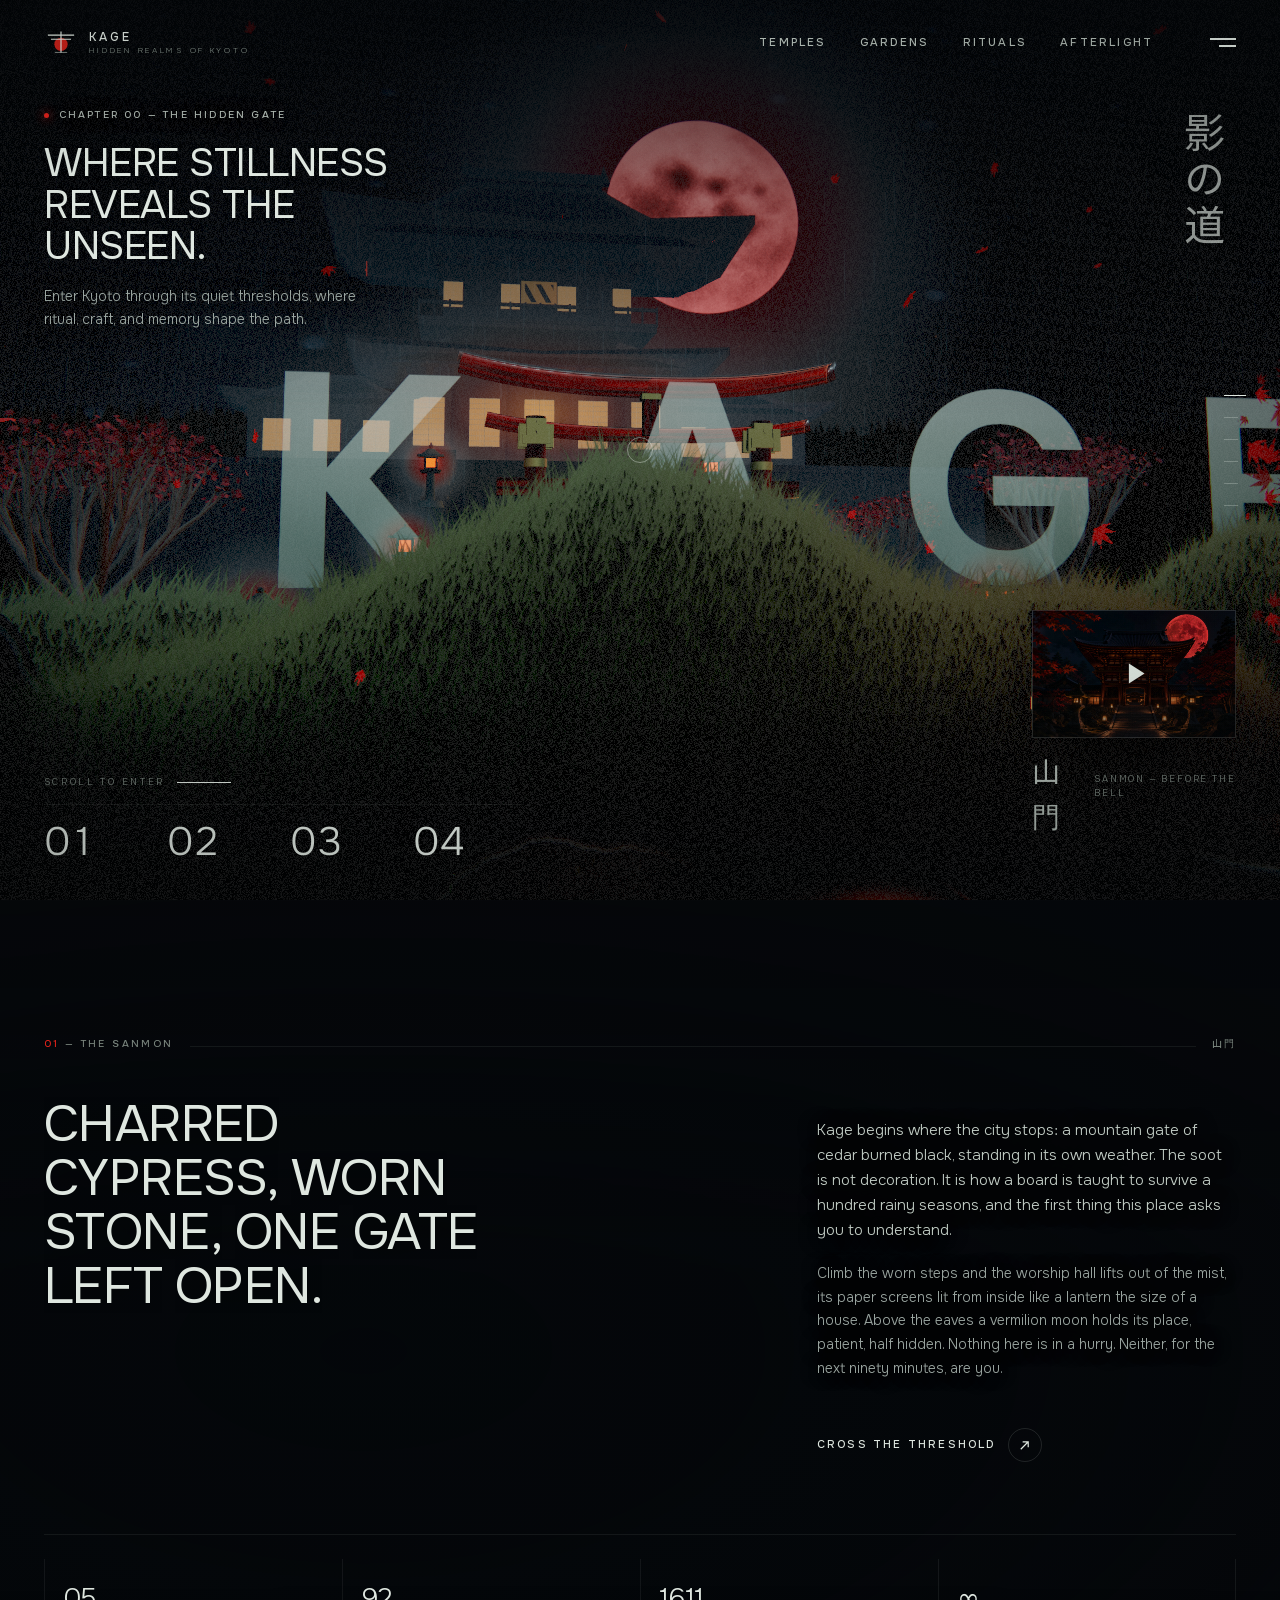
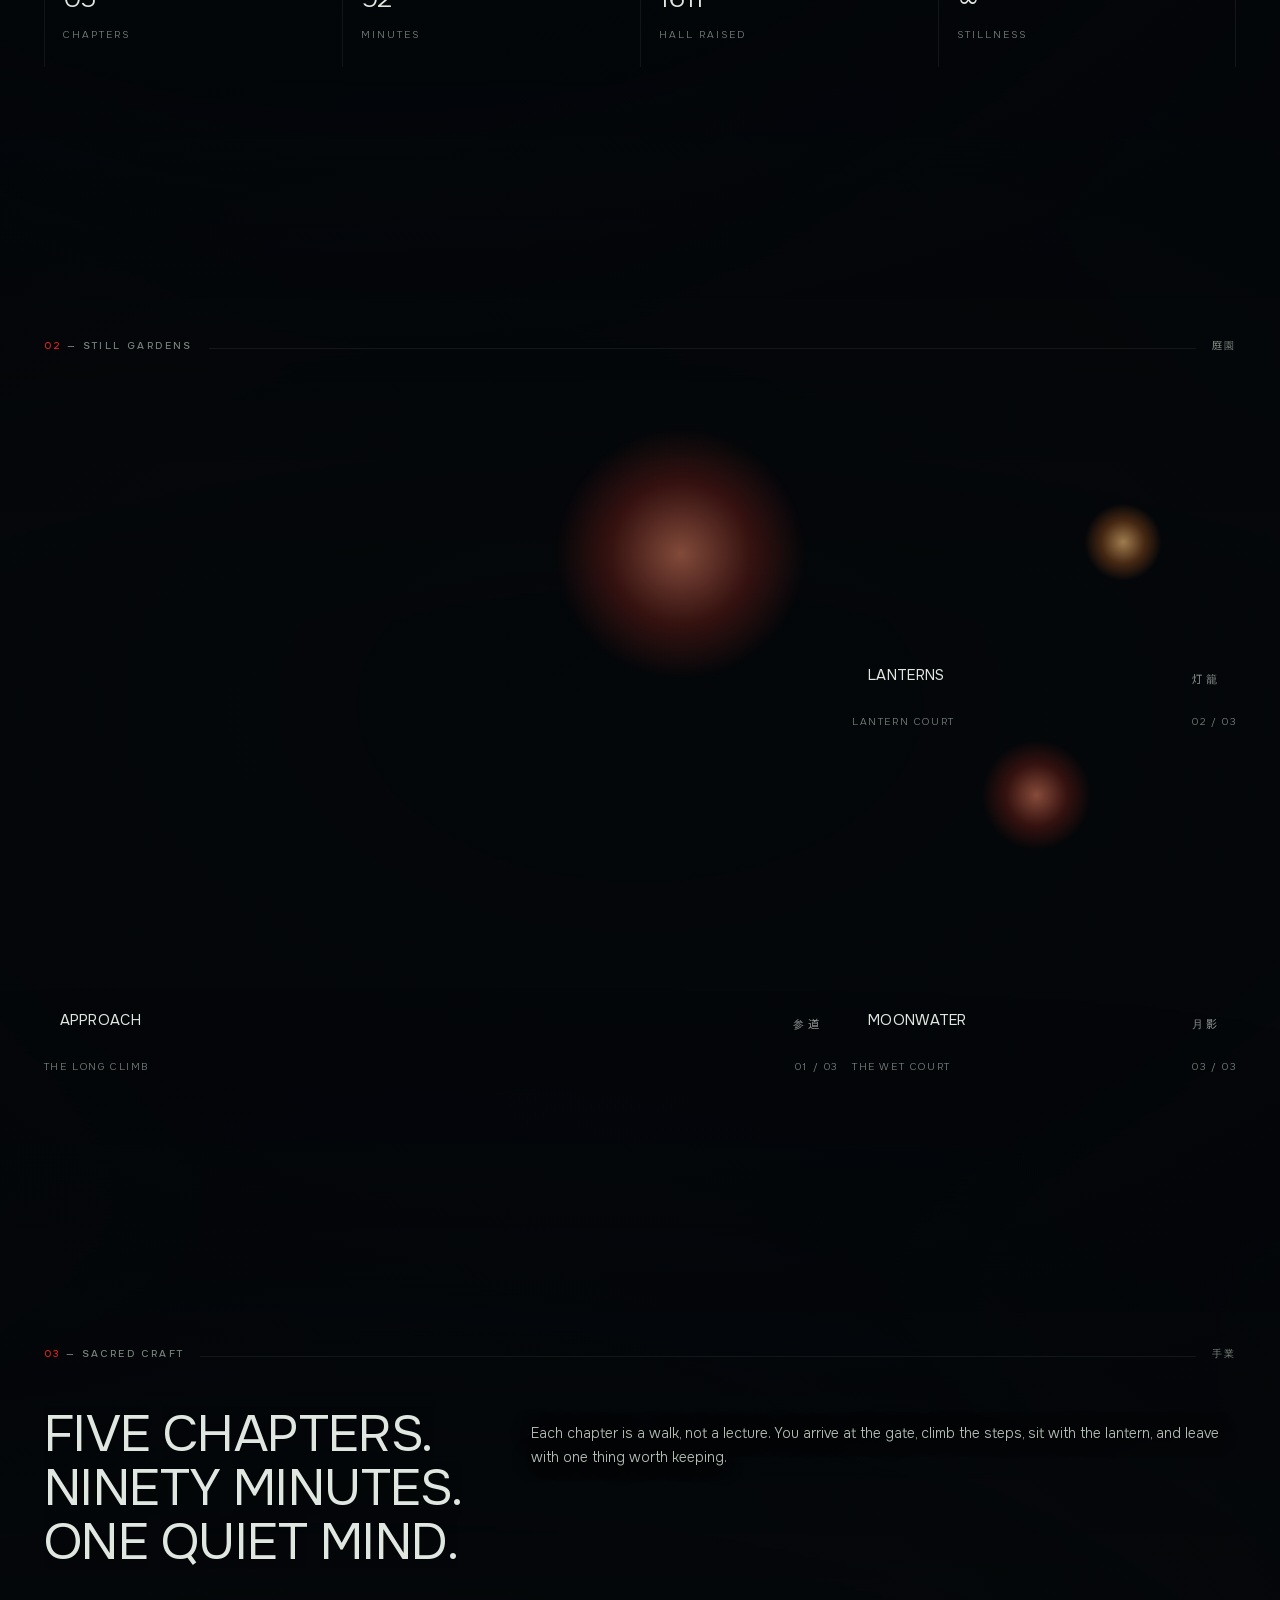
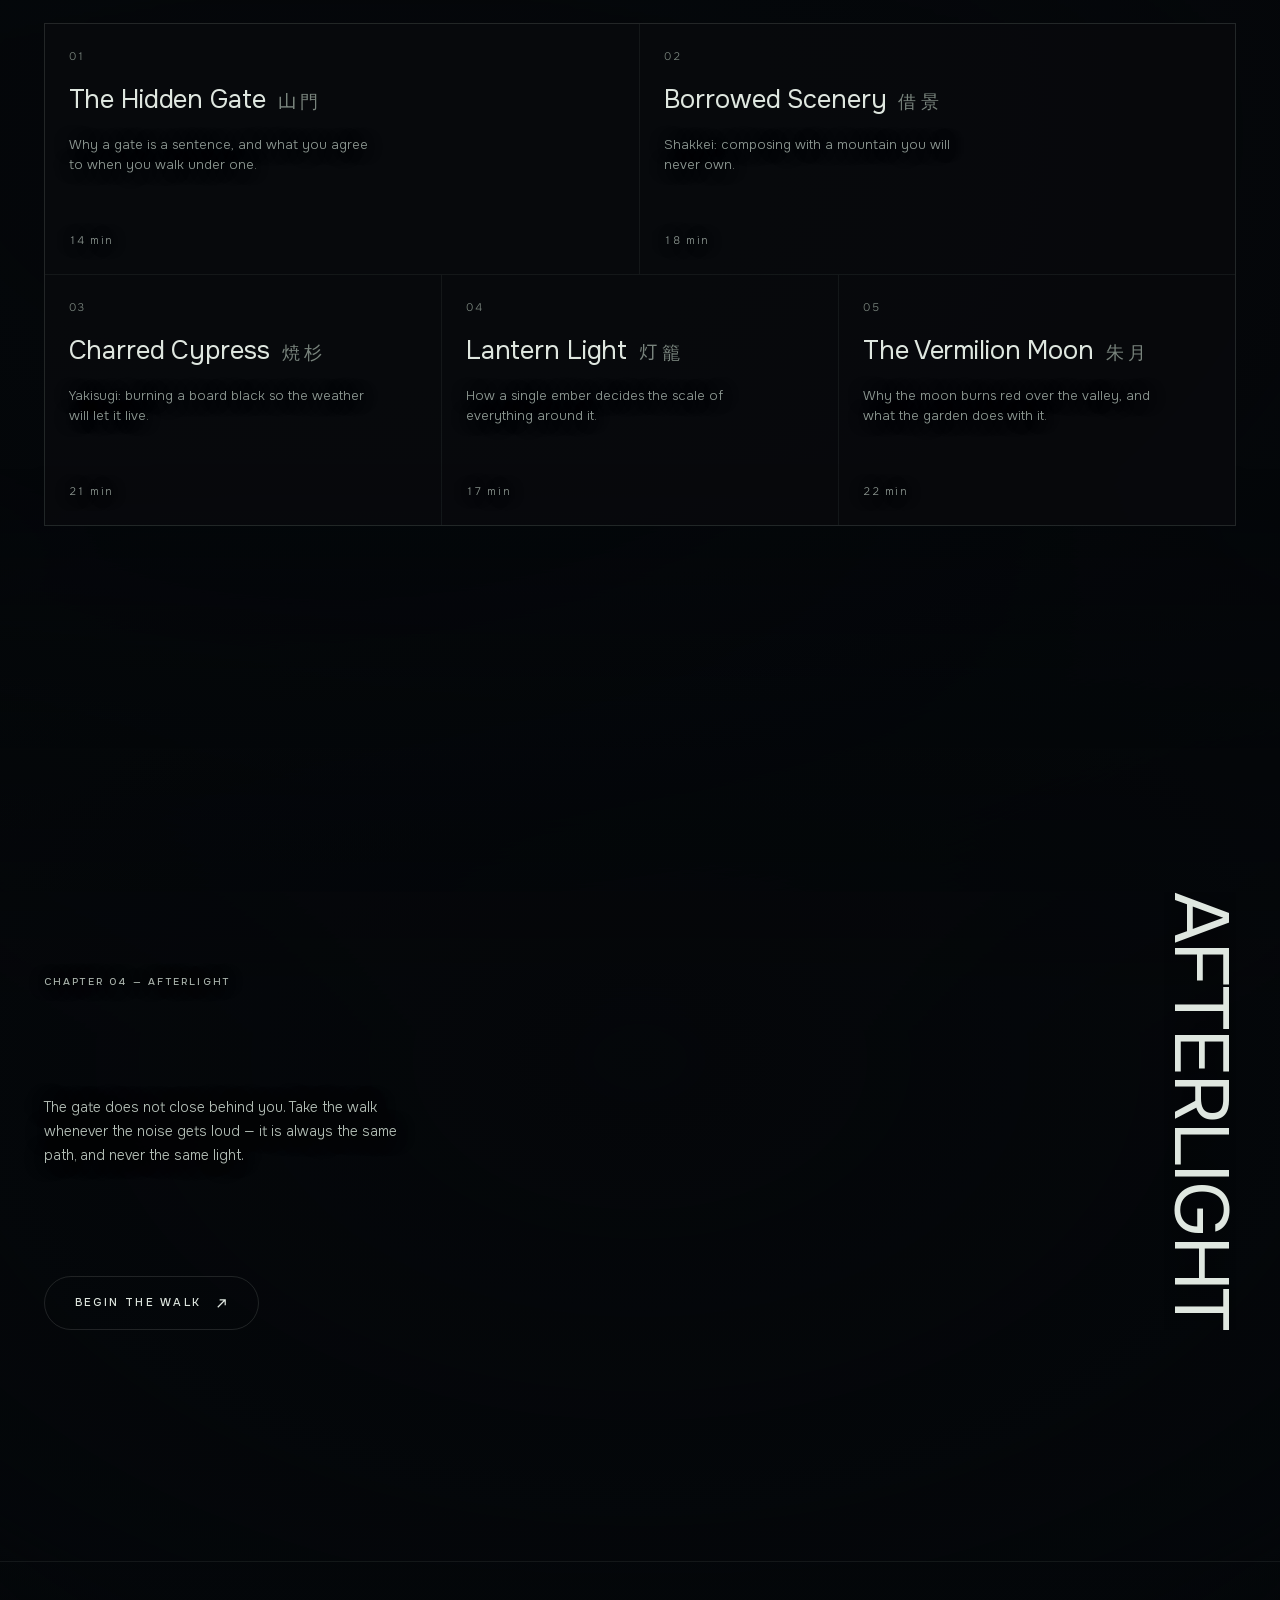
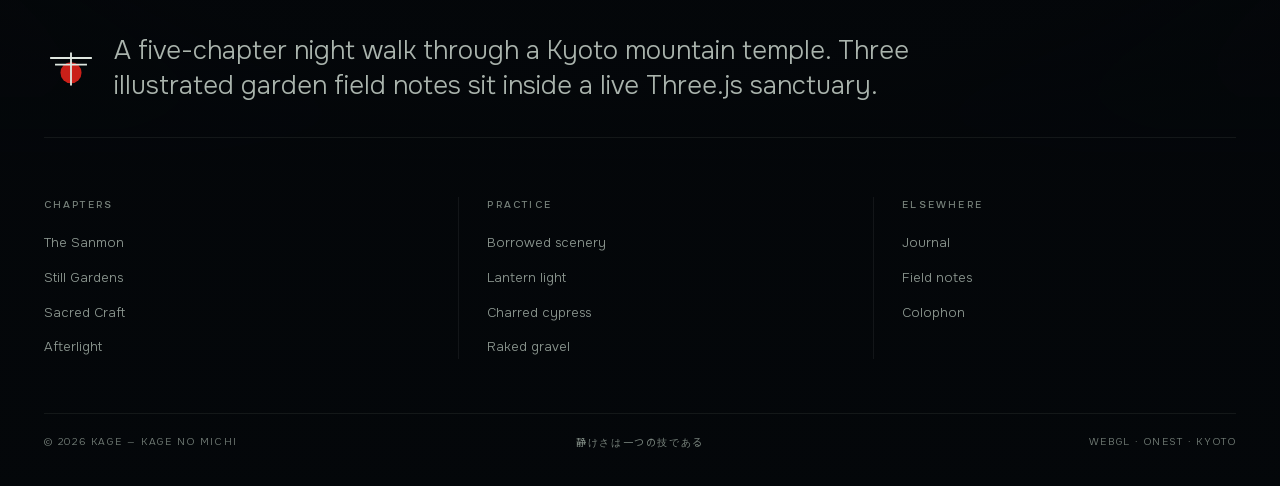
<file: landing-pages/kage.html>
<!DOCTYPE html>
<html lang="en">
<head>
<meta charset="utf-8">
<meta name="viewport" content="width=device-width, initial-scale=1, viewport-fit=cover">
<title>Kage — Where stillness reveals the unseen</title>
<meta name="description" content="A five-chapter night walk through a Kyoto mountain temple. Charred cypress, lantern light and a vermilion moon, rendered live in WebGL.">
<link rel="icon" href="data:image/svg+xml,%3Csvg xmlns='http://www.w3.org/2000/svg' viewBox='0 0 32 32'%3E%3Crect width='32' height='32' fill='%2305070a'/%3E%3Ccircle cx='16' cy='17' r='8' fill='%23e0231c'/%3E%3Crect x='4' y='8' width='24' height='2.6' fill='%23dfe7e0'/%3E%3Crect x='7' y='13' width='18' height='2' fill='%23dfe7e0'/%3E%3C/svg%3E">
<link rel="stylesheet" href="secret-pathways-assets/fonts.css">
<style>
/* ============================================================= tokens */
:root{
  --ink:#05070a;          /* page black */
  --ink-2:#0a0e12;        /* raised black */
  --bone:#dfe7e0;         /* the pale sage white of the wordmark */
  --bone-dim:#aab4ad;
  --muted:#78837c;
  --line:rgba(223,231,224,.13);
  --line-soft:rgba(223,231,224,.07);
  --vermilion:#e0231c;
  --ember:#ff5a3c;
  --gold:#c9a24a;
  --pad:clamp(20px, 3.4vw, 56px);
  --nav-h:84px;
  --ease:cubic-bezier(.22,.61,.36,1);
  --ease-out:cubic-bezier(.16,1,.3,1);
  --ease-io:cubic-bezier(.65,0,.35,1);
}
*,*::before,*::after{box-sizing:border-box}
html{ -webkit-text-size-adjust:100%; scroll-behavior:auto; }
body{
  margin:0; background:var(--ink); color:var(--bone);
  font-family:'Onest',system-ui,-apple-system,'Helvetica Neue',sans-serif;
  font-weight:300; font-size:16px; line-height:1.6;
  -webkit-font-smoothing:antialiased; -moz-osx-font-smoothing:grayscale;
  overflow-x:hidden;
}
body.is-locked{ overflow:hidden; height:100vh; }
::selection{ background:var(--vermilion); color:#fff; }
img{max-width:100%;display:block}
a{color:inherit;text-decoration:none}
button{font:inherit;color:inherit;background:none;border:0;cursor:pointer}

/* ============================================================= layers */
#gl{
  position:fixed; inset:0; width:100%; height:100%;
  display:block; z-index:0; background:#05070a;
}
#grain{
  position:fixed; inset:-1px; z-index:60; pointer-events:none;
  opacity:.055; mix-blend-mode:overlay;
  background-repeat:repeat; background-size:180px 180px;
}
#vignette{
  position:fixed; inset:0; z-index:55; pointer-events:none;
  background:radial-gradient(125% 95% at 50% 42%, transparent 40%, rgba(2,4,6,.55) 100%);
}
.page{ position:relative; z-index:10; }

/* ============================================================= type */
.eyebrow{
  font-size:10px; font-weight:500; letter-spacing:.22em; text-transform:uppercase;
  color:var(--bone-dim); text-shadow:0 1px 16px rgba(3,6,8,.9);
}
.jp{ font-family:'NotoJP','Onest',sans-serif; font-weight:400; }
h1,h2,h3{ font-weight:400; margin:0; letter-spacing:-.005em; }
.display{
  text-transform:uppercase; line-height:1.055; letter-spacing:-.012em;
  font-weight:400; text-shadow:0 2px 34px rgba(3,6,8,.72);
}
.h-hero{ font-size:clamp(26px,3.05vw,46px); }
.h-sec{ font-size:clamp(30px,4.0vw,60px); }
.body-lg{ font-size:clamp(14px,1.02vw,17px); line-height:1.72; color:#b4bfb7; font-weight:300; text-shadow:0 1px 20px rgba(3,6,8,.88); }
.body{ font-size:14px; line-height:1.68; color:#9aa5a0; font-weight:300; text-shadow:0 1px 18px rgba(3,6,8,.85); }
.num{ font-size:clamp(26px,2.5vw,36px); font-weight:300; letter-spacing:-.02em; color:var(--bone); font-variant-numeric:tabular-nums; }

/* ============================================================= reveal */
[data-rv]{ opacity:0; }
[data-rv="up"]{ transform:translate3d(0,26px,0); }
[data-rv="fade"]{ transform:none; }
[data-rv].rv-in{ opacity:1; transform:none;
  transition:opacity .9s var(--ease-out), transform 1.05s var(--ease-out); }
.mask-line{ display:block; overflow:hidden; }
.mask-line:not(.word-reveal) > span{ display:block; transform:translate3d(0,110%,0); }
.rv-in .mask-line:not(.word-reveal) > span, .mask-line:not(.word-reveal).rv-in > span{ transform:none; }
.mask-line:not(.word-reveal) > span{ transition:transform 1.05s var(--ease-out); }
.word-mask{ display:inline-block; overflow:hidden; vertical-align:top; }
.word{
  display:inline-block; opacity:0; transform:translate3d(0,112%,0); will-change:transform,opacity;
  transition:transform .82s var(--ease-out), opacity .5s var(--ease-out);
  transition-delay:var(--word-delay,0ms);
}
.word-reveal.rv-in .word{ opacity:1; transform:none; }

/* ============================================================= preloader */
#pre{
  position:fixed; inset:0; z-index:100; background:#05070a;
  display:flex; align-items:center; justify-content:center;
  transition:opacity .8s var(--ease), visibility .8s;
}
#pre.done{ opacity:0; visibility:hidden; pointer-events:none; }
.pre-in{ width:min(420px,74vw); text-align:center; }
.pre-mark{ margin:0 auto 26px; width:44px; height:44px; opacity:.9; }
.pre-mark svg{ width:100%; height:100%; display:block; }
.pre-jp{ font-size:12px; letter-spacing:.5em; color:var(--bone-dim); margin-bottom:20px; }
.pre-bar{ position:relative; height:1px; background:rgba(223,231,224,.14); overflow:hidden; }
.pre-bar i{ position:absolute; inset:0 100% 0 0; background:var(--bone); transition:right .35s linear; }
.pre-meta{ display:flex; justify-content:space-between; margin-top:12px;
  font-size:10px; letter-spacing:.2em; text-transform:uppercase; color:var(--muted); }
.pre-meta b{ font-weight:500; color:var(--bone-dim); font-variant-numeric:tabular-nums; }

/* ============================================================= nav */
.nav{
  /* Width comes from --vw, not from right:0. A fixed element resolves its
     inset against the initial containing block, and the page's own horizontal
     overflow makes that block wider than the screen — 437 against a 390 phone,
     860 against a 768 tablet — which carried the burger off the right edge.
     --vw is the layout viewport, written on every resize. */
  position:fixed; top:0; left:0; width:var(--vw, 100%); height:var(--nav-h); z-index:50;
  display:flex; align-items:center; gap:24px; padding:0 var(--pad);
  transition:transform .55s var(--ease);
}
/* The sticky wash sits on its own layer rather than on the bar. A
   backdrop-filter promotes its element to the containing block for any
   position:fixed descendant, and the bar holds the mobile menu sheet — put the
   blur here and the sheet was measured against an 84px bar instead of the
   frame, for as long as the blur took to fade. */
.nav::before{
  content:''; position:absolute; inset:0; z-index:-1; pointer-events:none;
  background:rgba(5,7,10,.62);
  backdrop-filter:blur(14px) saturate(1.1); -webkit-backdrop-filter:blur(14px) saturate(1.1);
  opacity:0; transition:opacity .5s linear;
}
.nav.stuck::before{ opacity:1; }
.nav::after{
  content:''; position:absolute; left:var(--pad); right:var(--pad); bottom:0; height:1px;
  background:var(--line-soft); opacity:0; transition:opacity .5s;
}
.nav.stuck::after{ opacity:1; }
.nav.hide{ transform:translate3d(0,-101%,0); }
.brand{ display:flex; align-items:center; gap:11px; flex:0 0 auto; }
.brand svg{ width:34px; height:34px; display:block; }
.brand-tx{ display:flex; flex-direction:column; line-height:1; gap:3px; }
.brand-tx b{ font-size:12px; font-weight:500; letter-spacing:.26em; }
.brand-tx i{ font-style:normal; font-size:8px; letter-spacing:.34em; color:var(--muted); }
.nav-links{ display:flex; gap:clamp(18px,2.6vw,46px); margin-left:auto; }
.nav-link{
  position:relative; font-size:11px; font-weight:500; letter-spacing:.2em; text-transform:uppercase;
  color:var(--bone-dim); display:block; height:15px; line-height:15px; overflow:hidden;
}
.nav-link span{ display:block; height:15px; line-height:15px; transition:transform .55s var(--ease-out), color .3s; }
.nav-link .alt{ position:absolute; inset:0; transform:translate3d(0,100%,0); color:var(--bone); letter-spacing:.32em; }
.nav-link:hover span{ transform:translate3d(0,-100%,0); }
.nav-link:hover .alt{ transform:none; }
.nav-link.on{ color:var(--bone); }
.nav-link.on::after{ content:''; position:absolute; left:0; bottom:0; width:100%; height:1px; background:var(--vermilion); }
.nav-burger{ margin-left:clamp(18px,2.6vw,42px); width:26px; height:16px; position:relative; flex:0 0 auto; }
.nav-burger i{ position:absolute; right:0; height:1.5px; background:var(--bone); transition:width .45s var(--ease-out), transform .45s var(--ease-out); }
.nav-burger i:nth-child(1){ top:4px; width:26px; }
.nav-burger i:nth-child(2){ top:11px; width:17px; }
.nav-burger:hover i:nth-child(2){ width:26px; }
.nav-burger:hover i:nth-child(1){ width:17px; }

/* ============================================================= hero */
.hero{ position:relative; min-height:100svh; padding:0 var(--pad); display:flex; flex-direction:column; }
.hero::before{ content:''; position:absolute; left:0; right:0; top:0; height:46%; pointer-events:none;
  background:linear-gradient(rgba(3,6,9,.72), rgba(3,6,9,.34) 46%, transparent); }
.hero-top{ padding-top:calc(var(--nav-h) + clamp(12px,2.6vh,34px)); max-width:min(560px,46vw); position:relative; z-index:2; }
.hero-top .eyebrow{ display:flex; align-items:center; gap:10px; margin-bottom:20px; }
.hero-top .eyebrow .dot{ width:5px; height:5px; border-radius:50%; background:var(--vermilion); box-shadow:0 0 10px var(--vermilion); }
.hero h1{ margin-bottom:18px; }
.hero-sub{ max-width:322px; text-shadow:0 1px 26px rgba(3,6,8,.95); }
.hero-spacer{ flex:1 1 auto; min-height:clamp(140px,26vh,300px); }
.hero-foot{ padding-bottom:clamp(22px,4.2vh,42px); position:relative; z-index:2; }
.hero-cue{ display:flex; align-items:center; justify-content:flex-end; gap:12px; margin-bottom:14px;
  font-size:9px; letter-spacing:.3em; text-transform:uppercase; color:var(--muted); }
.hero-cue .track{ width:54px; height:1px; background:var(--line); position:relative; overflow:hidden; }
.hero-cue .track i{ position:absolute; inset:0; background:var(--bone); transform-origin:left;
  animation:cue 2.8s var(--ease-io) infinite; }
.chapters{
  display:grid; grid-template-columns:repeat(4,1fr); gap:clamp(14px,2.4vw,40px);
  border-top:1px solid var(--line-soft); padding-top:18px;
}
.chip{ display:flex; gap:14px; align-items:flex-start; cursor:pointer; }
.chip .num{ line-height:1; flex:0 0 auto; transition:color .4s, transform .5s var(--ease-out); }
.chip .tx{ min-width:0; padding-top:3px; }
.chip b{ display:block; font-size:10px; font-weight:500; letter-spacing:.2em; text-transform:uppercase;
  color:var(--bone-dim); margin-bottom:6px; transition:color .4s;
  text-shadow:0 1px 16px rgba(3,6,8,.9); }
.chip p{ margin:0; font-size:11px; line-height:1.5; color:#7d8781; max-width:22ch;
  transition:color .4s; }
.chip:hover .num{ color:var(--ember); transform:translate3d(0,-2px,0); }
.chip:hover b{ color:var(--bone); }
.chip:hover p{ color:var(--bone-dim); }
.chip.on .num{ color:var(--ember); }
.chip.on b{ color:var(--bone); }
/* the floating window: a generated Sanmon still carried over the hero */
.peek{
  position:absolute; z-index:2; right:clamp(78px,11vw,190px); top:clamp(132px,25vh,238px);
  width:clamp(150px,16vw,262px); display:block;
  transition:transform .8s var(--ease-out);
}
.peek-fr{ display:block; aspect-ratio:16/10;
  background:linear-gradient(180deg, rgba(3,6,9,.04) 24%, rgba(3,6,9,.48) 100%),
    url('secret-pathways-assets/generated/kage-sanmon-preview.webp') center / cover no-repeat;
  outline:1px solid rgba(223,231,224,.16); outline-offset:-1px;
  box-shadow:0 34px 70px -30px rgba(0,0,0,.9); transition:outline-color .5s; }
.peek:hover{ transform:translate3d(0,-5px,0); }
.peek:hover .peek-fr{ outline-color:rgba(223,231,224,.42); }
.peek-play{ position:absolute; top:0; right:0; left:0; bottom:auto; aspect-ratio:16/10;
  display:grid; place-items:center; pointer-events:none; }
.peek-play svg{ width:clamp(30px,3.2vw,46px); height:auto; filter:drop-shadow(0 2px 12px rgba(0,0,0,.7));
  transition:transform .55s var(--ease-out); }
.peek:hover .peek-play svg{ transform:scale(1.14); }
.peek-cap{ display:flex; align-items:baseline; gap:9px; margin-top:9px; }
.peek-cap b{ font-size:11px; font-weight:400; letter-spacing:.24em; color:var(--bone-dim); }
.peek-cap i{ font-style:normal; font-size:9px; letter-spacing:.2em; text-transform:uppercase; color:var(--muted); }
@media (max-width:820px){ .peek{ display:none; } }

.hero-side{
  position:absolute; z-index:2; right:var(--pad); top:50%; transform:translateY(-50%);
  display:flex; flex-direction:column; align-items:center; gap:14px; pointer-events:none;
}
.hero-side .v{ writing-mode:vertical-rl; font-size:13px; letter-spacing:.62em; color:rgba(223,231,224,.5); }
@keyframes cue{ 0%{transform:scaleX(0)} 42%{transform:scaleX(1)} 100%{transform:scaleX(1) translateX(100%)} }

/* ============================================================= sections */
.sec{ position:relative; padding:clamp(88px,15vh,190px) var(--pad); }
.sec::before{
  content:''; position:absolute; inset:-22% -4%; z-index:-1; pointer-events:none;
  background:radial-gradient(110% 62% at 30% 50%, rgba(4,7,10,.88), rgba(4,7,10,.62) 42%, rgba(4,7,10,.18) 74%, rgba(4,7,10,0));
  /* A chapter's scrim is there to hold its own copy off the sanctuary, and it
     is inset -22% so its edges never land as a seam. That overshoot, plus the
     section's top padding, means it was washing most of a screen of scene
     above the chapter — the frame stayed masked long after the hero had let
     go of it. The mask takes the top of it back off: nothing at the very top,
     full strength by the time the chapter's own first line arrives. */
  -webkit-mask-image:linear-gradient(transparent, #000 44%);
          mask-image:linear-gradient(transparent, #000 44%);
}
#pathways::before{ background:radial-gradient(108% 64% at 50% 50%, rgba(4,7,10,.70), rgba(4,7,10,.44) 50%, rgba(4,7,10,0)); }
#eternity::before{ background:radial-gradient(82% 58% at 50% 46%, rgba(4,7,10,.26), rgba(4,7,10,.66) 56%, rgba(4,7,10,.90) 82%, rgba(4,7,10,0)); }
.foot::before{
  content:''; position:absolute; inset:0; z-index:-1; pointer-events:none;
  background:linear-gradient(rgba(4,7,10,.55), rgba(4,7,10,.94) 40%, rgba(4,7,10,.98));
}
.sec-head{ display:flex; align-items:baseline; gap:16px; margin-bottom:clamp(30px,5vh,66px); }
.sec-head .k{ font-size:10px; font-weight:500; letter-spacing:.24em; text-transform:uppercase; color:var(--muted); }
.sec-head .k b{ color:var(--vermilion); font-weight:500; }
.rule{ flex:1 1 auto; height:1px; background:var(--line-soft); }

/* — chapter I: the gate */
.gate-grid{ display:grid; grid-template-columns:minmax(0,1.02fr) minmax(0,1fr); gap:clamp(28px,5vw,90px); align-items:start; }
.gate-grid h2{ max-width:11ch; }
.gate-copy{ padding-top:6px; }
.gate-copy .lead{ font-size:clamp(15px,1.16vw,19px); line-height:1.66; color:#c2cdc5; text-shadow:0 1px 20px rgba(3,6,8,.9); }
.gate-copy .lead + p{ margin-top:20px; }
.arrowlink{ display:inline-flex; align-items:center; gap:12px; margin-top:34px;
  font-size:11px; font-weight:500; letter-spacing:.2em; text-transform:uppercase; color:var(--bone); }
.arrowlink .ar{ width:34px; height:34px; border:1px solid var(--line); border-radius:50%;
  display:grid; place-items:center; transition:background .45s var(--ease), border-color .45s, transform .5s var(--ease-out); }
.arrowlink .ar svg{ width:13px; height:13px; transition:transform .5s var(--ease-out); }
.arrowlink:hover .ar{ background:var(--bone); border-color:var(--bone); }
.arrowlink:hover .ar svg{ transform:translate3d(2px,-2px,0); }
.arrowlink:hover .ar svg path{ stroke:#05070a; }
.gate-stats{ display:flex; gap:clamp(24px,4vw,62px); margin-top:clamp(46px,8vh,96px); border-top:1px solid var(--line-soft); padding-top:24px; }
.gate-stats div b{ display:block; font-size:clamp(22px,2.1vw,32px); font-weight:300; letter-spacing:-.02em; }
.gate-stats div span{ font-size:10px; letter-spacing:.2em; text-transform:uppercase; color:var(--muted); }

/* — chapter II: pathways cards */
.cards{ display:grid; grid-template-columns:repeat(3,1fr); gap:clamp(10px,1.4vw,22px); align-items:start; }
.card{ position:relative; cursor:pointer; }
.card:nth-child(1){ transform:translateY(0); }
.card:nth-child(2){ transform:translateY(clamp(26px,5vw,74px)); }
.card:nth-child(3){ transform:translateY(clamp(52px,10vw,148px)); }
/* the frame is a hole punched in the page — the scene is rendered straight
   into this rectangle with a scissored viewport, so each card is a live
   window onto a different corner of the sanctuary */
.card-fr{
  position:relative; aspect-ratio:4/5; background:transparent;
  outline:1px solid var(--line-soft); outline-offset:-1px;
  transition:outline-color .5s var(--ease);
}
.card:hover .card-fr{ outline-color:rgba(223,231,224,.30); }
.card:nth-child(1) .card-fr{
  background:
    linear-gradient(180deg,rgba(3,6,9,.04) 36%,rgba(3,6,9,.72) 100%),
    url('secret-pathways-assets/generated/kage-approach.webp') center / cover no-repeat;
}
.card:nth-child(2) .card-fr{
  background:
    linear-gradient(180deg,rgba(3,6,9,.06) 36%,rgba(3,6,9,.74) 100%),
    url('secret-pathways-assets/generated/kage-lantern-court.webp') center / cover no-repeat;
}
.card:nth-child(3) .card-fr{
  background:
    linear-gradient(180deg,rgba(3,6,9,.05) 36%,rgba(3,6,9,.74) 100%),
    url('secret-pathways-assets/generated/kage-moonwater.webp') center / cover no-repeat;
}
.card-fr::after{ content:''; position:absolute; inset:0;
  background:linear-gradient(transparent 46%, rgba(4,6,9,.80)); pointer-events:none; }
/* The fabric overdraws its card by CL_BLEED on every side so the billow and
   the contact shadow have somewhere to go, so the frame cannot clip it. The
   card's outline is not here at all: it is drawn in the cloth shader, where it
   can follow the folds instead of tracing the flat box behind them. */
.cloth-out{ position:absolute; pointer-events:none; z-index:1; }
.on-cloth{ background:none !important; outline:0 !important; overflow:visible; }
.on-cloth::after{ display:none; }

/* ------------------------------------------------- the lights in the stills
   The three plates each have one source in them — two blood moons and a lit
   stone lantern — and they are the only warm thing in an otherwise cold set of
   images. A glow laid over each one, screened so it adds light rather than
   painting over it, is enough to make a flat still look like it is burning.

   Two tracks per light, at durations that do not divide into each other: the
   wrapper swells, the gradient inside it pulses. One track on its own reads as
   a loop within a couple of seconds; two beating against each other do not
   come back around inside the time anyone looks at a card.

   The moon and the lantern are not the same event. A flame gutters — short,
   irregular, deep — so the lantern's track is written unevenly by hand. A moon
   only breathes through moving air, so the moons get a slow, shallow swell and
   nothing more. Giving them both a flicker is what makes this kind of thing
   look like a novelty; the difference is the whole effect. */
.card-fr{ isolation:isolate; }        /* keep the screen blend inside the card */
.glow{
  position:absolute; z-index:1; pointer-events:none;
  left:var(--gx); top:var(--gy); width:calc(var(--gr) * 2); aspect-ratio:1;
  translate:-50% -50%;                /* leaves transform free for the swell */
  mix-blend-mode:screen;
  animation:glow-swell var(--gt2) var(--ease-io) infinite alternate;
}
.glow::before{
  content:''; position:absolute; inset:0; border-radius:50%;
  background:radial-gradient(closest-side, var(--gc1), var(--gc2) 40%, transparent 72%);
  animation:glow-pulse var(--gt) var(--ease-io) infinite;
}
@keyframes glow-swell{ from{ transform:scale(.93); } to{ transform:scale(1.07); } }
@keyframes glow-pulse{ from{ opacity:.78; } 50%{ opacity:1; } to{ opacity:.78; } }
/* a flame does not breathe, it gutters */
@keyframes glow-flame{
  0%{ opacity:.74 }   6%{ opacity:.97 }  12%{ opacity:.63 }  19%{ opacity:.90 }
  27%{ opacity:.55 }  34%{ opacity:.94 } 42%{ opacity:.71 }  51%{ opacity:1 }
  58%{ opacity:.60 }  66%{ opacity:.88 } 74%{ opacity:.67 }  83%{ opacity:.96 }
  91%{ opacity:.72 } 100%{ opacity:.74 }
}
.glow--flame::before{ animation-name:glow-flame; }
.glow--flame{ animation-duration:var(--gt2); }
@media (prefers-reduced-motion:reduce){
  .glow, .glow::before{ animation:none; }
}
.no-webgl .card-fr{ background:linear-gradient(150deg,#101a1d,#0a0d10 62%,#1a0c0b); }
/* If WebGL will not start, the page stays a page: the scene simply becomes a
   still, and the wordmark moves from the 3-D layer into the document. */
.word-fb{ display:none; }
.no-webgl #gl, .no-webgl .peek-play{ display:none; }
/* fixed, or the gradient is measured against a 6000-pixel body box and the
   moon ends up somewhere around the curriculum table */
.no-webgl body{ background:
  radial-gradient(11vw 11vw at 73% 17%, rgba(232,52,28,.95), rgba(158,20,16,.62) 44%, rgba(96,12,12,.20) 64%, transparent 72%),
  radial-gradient(38vw 32vw at 50% 46%, rgba(228,104,24,.40), rgba(122,42,10,.18) 54%, transparent 74%),
  radial-gradient(120% 80% at 50% 0%, rgba(120,150,158,.16), transparent 60%), #05070a;
  background-attachment:fixed; }
.no-webgl .peek-fr{ background:linear-gradient(160deg,#162326,#0b1013 55%,#241010); }
.no-webgl .word-fb{
  display:block; position:absolute; left:0; right:0; bottom:16%; z-index:1;
  font-family:'Wordmark','Onest',sans-serif; font-weight:600; font-size:21.4vw; line-height:.78;
  letter-spacing:.052em; text-align:center; pointer-events:none;
  background:linear-gradient(#e2ece5, #97a89c); -webkit-background-clip:text; background-clip:text;
  color:transparent;
}
/* The live hero has no foot scrim, but the fallback still needs one: there it
   stands on a bright CSS sky rather than a night scene, and the chips and the
   wordmark have nothing else holding them off it. So this carries the whole
   declaration now rather than re-colouring one it used to inherit. */
.no-webgl .hero::after{ content:''; position:absolute; left:0; right:0; bottom:0; height:34%;
  pointer-events:none; background:linear-gradient(transparent, rgba(3,5,8,.72) 52%, rgba(3,5,8,.96)); }
.no-webgl .sec::before, .no-webgl #pathways::before, .no-webgl #eternity::before{ background:none; }
.card-lab{ position:absolute; left:16px; right:16px; bottom:14px; z-index:2;
  display:flex; align-items:flex-end; justify-content:space-between; gap:10px; }
.card-lab b{ font-size:clamp(13px,1.15vw,17px); font-weight:400; letter-spacing:.02em; text-transform:uppercase; }
.card-lab .jp{ font-size:11px; letter-spacing:.3em; color:rgba(223,231,224,.62); }
.card-ar{ position:absolute; top:14px; right:14px; z-index:2; width:26px; height:26px;
  opacity:0; transform:translate3d(-4px,4px,0); transition:.5s var(--ease-out); }
.card:hover .card-ar{ opacity:1; transform:none; }
.card-meta{ display:flex; justify-content:space-between; margin-top:12px;
  font-size:10px; letter-spacing:.16em; text-transform:uppercase; color:var(--muted); }

/* — chapter III: curriculum */
.cur-head{ display:grid; grid-template-columns:minmax(0,1fr) minmax(0,.72fr); gap:clamp(28px,5vw,90px); align-items:end; margin-bottom:clamp(34px,6vh,72px); }
.cur-head h2{ max-width:13ch; }
.cur{ border-top:1px solid var(--line-soft); }
.les{
  position:relative; display:grid; align-items:center;
  grid-template-columns:64px minmax(0,1.05fr) minmax(0,1.25fr) 86px;
  gap:clamp(14px,2.4vw,40px);
  padding:clamp(20px,2.4vw,30px) 0; border-bottom:1px solid var(--line-soft);
  cursor:pointer; transition:padding .5s var(--ease-out);
}
.les::before{ content:''; position:absolute; left:calc(var(--pad) * -1); right:0; top:0; bottom:0;
  background:linear-gradient(90deg, rgba(224,35,28,.09), transparent 46%);
  opacity:0; transition:opacity .55s var(--ease); pointer-events:none; }
.les:hover::before{ opacity:1; }
.les:hover{ padding-left:clamp(8px,1.2vw,18px); }
.les .k{ font-size:11px; letter-spacing:.16em; color:var(--muted); font-variant-numeric:tabular-nums; transition:color .4s; }
.les:hover .k{ color:var(--vermilion); }
.les h3{ font-size:clamp(16px,1.5vw,23px); font-weight:400; letter-spacing:-.005em; }
.les h3 em{ font-style:normal; font-family:'NotoJP',sans-serif; font-size:.72em; color:var(--muted); margin-left:12px; letter-spacing:.24em; }
.les p{ margin:0; font-size:13px; line-height:1.6; color:#909b95; text-shadow:0 1px 16px rgba(3,6,8,.92); }
.les .t{ text-align:right; font-size:11px; letter-spacing:.14em; color:#8b958f; font-variant-numeric:tabular-nums; text-shadow:0 1px 16px rgba(3,6,8,.92); }
.les .bar{ position:absolute; left:0; bottom:-1px; height:1px; width:100%; background:var(--vermilion);
  transform:scaleX(0); transform-origin:left; transition:transform .7s var(--ease-out); }
.les:hover .bar{ transform:scaleX(1); }

/* — chapter IV: eternity */
.fin{ min-height:100svh; display:flex; flex-direction:column; justify-content:center; align-items:center; text-align:center; }
.fin .eyebrow{ margin-bottom:26px; }
.fin h2{ font-size:clamp(38px,7.4vw,124px); line-height:.94; letter-spacing:-.03em; text-transform:uppercase; }
.fin p{ max-width:44ch; margin:26px auto 0; }
.cta{
  position:relative; display:inline-flex; align-items:center; gap:14px; margin-top:44px;
  padding:17px 30px; border:1px solid var(--line); border-radius:100px; overflow:hidden;
  font-size:11px; font-weight:500; letter-spacing:.22em; text-transform:uppercase;
  transition:color .45s var(--ease), border-color .45s;
}
.cta i{ position:absolute; inset:0; background:var(--bone); transform:translate3d(0,101%,0);
  transition:transform .62s var(--ease-out); z-index:-1; }
.cta span,.cta svg{ position:relative; z-index:1; }
.cta:hover{ color:#05070a; border-color:var(--bone); }
.cta:hover i{ transform:none; }
.cta:hover svg path{ stroke:#05070a; }

/* — footer */
.foot{ position:relative; padding:clamp(50px,8vh,96px) var(--pad) clamp(26px,4vh,40px);
  border-top:1px solid var(--line-soft); }
.foot-grid,.foot-base{ position:relative; }
.foot-grid{ display:grid; grid-template-columns:minmax(0,1.4fr) repeat(3,minmax(0,.6fr)); gap:clamp(22px,4vw,60px); }
.foot h4{ margin:0 0 16px; font-size:10px; font-weight:500; letter-spacing:.22em; text-transform:uppercase; color:var(--muted); }
.foot ul{ list-style:none; margin:0; padding:0; display:flex; flex-direction:column; gap:9px; }
.foot li a{ font-size:13px; color:#8f9a93; transition:color .35s; }
.foot li a:hover{ color:var(--bone); }
.foot-brand p{ margin:16px 0 0; max-width:34ch; font-size:13px; color:#79847e; }
.foot-base{ display:flex; justify-content:space-between; align-items:center; gap:20px; flex-wrap:wrap;
  margin-top:clamp(38px,6vh,74px); padding-top:20px; border-top:1px solid var(--line-soft);
  font-size:10px; letter-spacing:.16em; text-transform:uppercase; color:var(--muted); }

/* ============================================================= progress rail */
.rail{ position:fixed; right:calc(var(--pad) - 4px); top:50%; transform:translateY(-50%); z-index:45;
  display:flex; flex-direction:column; gap:12px; align-items:center; }
.rail button{ width:22px; height:10px; display:grid; place-items:center; }
.rail i{ display:block; width:14px; height:1px; background:rgba(223,231,224,.26); transition:.5s var(--ease-out); }
.rail button.on i{ width:22px; background:var(--bone); }
.rail button:hover i{ width:22px; background:var(--bone-dim); }

/* ============================================================= cursor */
.cur-dot{ position:fixed; z-index:80; top:0; left:0; width:26px; height:26px; margin:-13px 0 0 -13px;
  border:1px solid rgba(223,231,224,.42); border-radius:50%; pointer-events:none;
  transition:width .35s var(--ease-out), height .35s var(--ease-out), margin .35s var(--ease-out),
             background .35s, border-color .35s, opacity .3s; opacity:0; }
.cur-dot.act{ width:52px; height:52px; margin:-26px 0 0 -26px; background:rgba(223,231,224,.07); border-color:rgba(223,231,224,.6); }
@media (hover:hover) and (pointer:fine){ .cur-dot{ opacity:1 } }

/* ============================================================= responsive */
@media (max-width:1080px){
  .hero-top{ max-width:none; }
  .gate-grid{ grid-template-columns:1fr; gap:26px; }
  .cur-head{ grid-template-columns:1fr; gap:18px; }
  .les{ grid-template-columns:44px minmax(0,1fr) 74px; }
  .les p{ display:none; }
  .foot-grid{ grid-template-columns:1fr 1fr; }
}
@media (max-width:820px){
  .nav-links{
    display:flex; position:fixed; top:0; right:0; bottom:0; width:min(84vw,360px);
    padding:calc(var(--nav-h) + 28px) var(--pad) 34px; flex-direction:column; align-items:flex-start; gap:0;
    background:rgba(3,6,9,.98); border-left:1px solid var(--line-soft);
    transform:translate3d(100%,0,0); opacity:0; visibility:hidden; pointer-events:none;
    transition:transform .65s var(--ease-out), opacity .4s, visibility 0s linear .65s;
  }
  .nav.menu-open .nav-links{
    transform:none; opacity:1; visibility:visible; pointer-events:auto; transition-delay:0s;
  }
  .nav-links .nav-link{
    width:100%; height:auto; padding:17px 0; overflow:visible; border-bottom:1px solid var(--line-soft);
    font-size:17px; line-height:1.2;
  }
  .nav-links .nav-link span{ height:auto; line-height:1.2; transform:none !important; }
  .nav-links .nav-link .alt{ position:static; margin-top:6px; font-size:10px; color:var(--muted); }
  /* The links panel leaves the flow to become the slide-in sheet, taking its
     margin-left:auto with it, so without this the burger sits tucked against
     the wordmark instead of out at the edge where a thumb reaches. */
  /* A transform *or* a backdrop-filter makes an element the containing block
     for its position:fixed descendants. This panel is a child of the bar, so
     once the bar went sticky and started hiding on scroll the open panel was
     measured against the bar instead of the viewport: 146px tall, dragged off
     the top, with the page showing through beside it. Neither may apply while
     the sheet is open — it covers the frame, so there is nothing left to blur. */
  /* A hide transform still promotes the bar, so drop it the instant the sheet
     opens. Without transition:none it eases out over .55s and the sheet spends
     that whole time measured against the bar. */
  .nav.menu-open{ transform:none; transition:none; }
  .nav-burger{ margin-left:auto; }
  .nav-burger.active i:nth-child(1){ top:7px; width:26px; transform:rotate(45deg); }
  .nav-burger.active i:nth-child(2){ top:7px; width:26px; transform:rotate(-45deg); }
  html.nav-open,html.nav-open body{ overflow:hidden; }
  .rail{ display:none; }
  .hero-side{ display:none; }
  .chapters{ grid-template-columns:repeat(2,1fr); gap:18px 14px; }
  .chip p{ font-size:10px; }
  .cards{ grid-template-columns:1fr; gap:14px; }
  .card:nth-child(2),.card:nth-child(3){ transform:none; }
  .gate-stats{ flex-wrap:wrap; gap:20px 34px; }
  .foot-grid{ grid-template-columns:1fr; }
  .hero-cue{ display:none; }
}
/* ================================================== section layouts (B set)
   The six sections ship their B compositions — hero split, story spread,
   gardens mosaic, chapter atlas, gallery closing, manifesto footer. They are
   keyed off stable body data attributes so the rules above keep reading as
   the plain grammar of the page and every B override stays in one block.   */

/* — hero B · split: an editorial reading column holds the left, a compact
     numbered index sits under it, and the live scene window becomes a low,
     right-hand counterweight. The scene itself remains untouched.

     The column carried a 90° scrim over the left three-quarters of the frame.
     It has gone: the sanctuary is already near-black behind the reading, and
     measured against it the copy loses almost nothing without it — the
     headline 15.98:1 to 15.47:1, the standfirst 7.94:1 to 7.75:1, the index
     16.11:1 to 16.08:1, all far past what either needs. It was darkening the
     approach, the gate and the lower steps to buy half a point of contrast
     nobody was short of. */
body[data-layout-hero="b"] .hero-top{ margin-left:0; max-width:min(590px,46vw); }
body[data-layout-hero="b"] .hero-foot{ width:min(480px,40vw); margin-left:0; }
body[data-layout-hero="b"] .hero-cue{ justify-content:flex-start; }
body[data-layout-hero="b"] .chapters{ grid-template-columns:repeat(4,minmax(0,1fr)); gap:12px; }
body[data-layout-hero="b"] .chip{ position:relative; flex-direction:column; gap:0; }
body[data-layout-hero="b"] .chip .num{ font-size:clamp(29px,3.1vw,48px); }
body[data-layout-hero="b"] .chip .tx{
  position:absolute; width:1px; height:1px; overflow:hidden; clip:rect(0 0 0 0);
  clip-path:inset(50%); white-space:nowrap;
}
/* the live window drops into the open right corner, away from the reading
   column and the oversized 3-D wordmark */
body[data-layout-hero="b"] .peek{
  left:auto; right:var(--pad); top:auto; bottom:clamp(38px,7vh,96px);
}
body[data-layout-hero="b"] .peek-cap b.jp{ font-size:clamp(20px,2.2vw,34px); letter-spacing:.18em; }
/* The Japanese title reads down the right edge, hung under the navigation —
   the one mark on that side of the frame now that the romanization has gone. */
body[data-layout-hero="b"] .hero-side{
  left:auto; right:var(--pad); top:calc(var(--nav-h) + clamp(14px,3vh,42px));
  bottom:auto; transform:none; display:block;
}
body[data-layout-hero="b"] .hero-side .v{
  position:static; transform:none;
  font-size:clamp(30px,3.2vw,54px); letter-spacing:.12em; color:rgba(223,231,224,.62);
}

/* — story B · spread: the title crosses two columns, the reading column is
     held to the right, and the figures become a ruled band. */
body[data-layout-story="b"] .gate-grid{
  grid-template-columns:minmax(120px,.38fr) minmax(0,1.08fr) minmax(280px,.88fr);
  gap:clamp(20px,3vw,54px);
}
body[data-layout-story="b"] .gate-grid h2{ grid-column:1 / 3; max-width:13ch; }
body[data-layout-story="b"] .gate-copy{ grid-column:3; }
body[data-layout-story="b"] .gate-stats{ display:grid; grid-template-columns:repeat(4,1fr); gap:0; }
body[data-layout-story="b"] .gate-stats div{ min-height:108px; padding:18px; border-left:1px solid var(--line-soft); }
body[data-layout-story="b"] .gate-stats div:last-child{ border-right:1px solid var(--line-soft); }

/* — gardens B · mosaic: one immersive live window beside two stacked ones.
     The cards stretch to their rows and the frames flex, so the two small
     viewports meet the tall one exactly instead of drifting apart. */
body[data-layout-gallery="b"] .cards{
  grid-template-columns:minmax(0,1.55fr) minmax(260px,.75fr);
  grid-template-rows:repeat(2,minmax(0,1fr));
  gap:14px; align-items:stretch;
}
body[data-layout-gallery="b"] .card{ transform:none; display:flex; flex-direction:column; min-height:0; }
body[data-layout-gallery="b"] .card-fr{ aspect-ratio:auto; flex:1 1 auto; min-height:0; }
body[data-layout-gallery="b"] .card:first-child{ grid-row:1 / 3; }
body[data-layout-gallery="b"] .card:first-child .card-fr{ flex:0 0 auto; height:min(72vh,760px); }
body[data-layout-gallery="b"] .card:not(:first-child) .card-fr{ min-height:200px; }

/* — chapters B · atlas: a two-then-three plate grid instead of a syllabus.
     Number and title sit at the top of each plate, the running time drops to
     the foot of it. */
body[data-layout-curriculum="b"] .cur-head{ grid-template-columns:minmax(0,.72fr) minmax(0,1.2fr); align-items:start; }
body[data-layout-curriculum="b"] .cur{
  display:grid; grid-template-columns:repeat(6,1fr); gap:1px;
  background:var(--line-soft); border:1px solid var(--line-soft);
}
body[data-layout-curriculum="b"] .les{
  display:flex; flex-direction:column; align-items:flex-start; min-height:250px;
  padding:24px; gap:14px; border:0; background:rgba(5,7,10,.84); overflow:hidden;
}
body[data-layout-curriculum="b"] .les:nth-child(-n+2){ grid-column:span 3; }
body[data-layout-curriculum="b"] .les:nth-child(n+3){ grid-column:span 2; }
body[data-layout-curriculum="b"] .les::before{ left:0; background:linear-gradient(145deg,rgba(224,35,28,.13),transparent 58%); }
body[data-layout-curriculum="b"] .les:hover{ padding-left:32px; }
body[data-layout-curriculum="b"] .les h3{ font-size:clamp(20px,2vw,30px); }
body[data-layout-curriculum="b"] .les p{ display:block; max-width:34ch; }
body[data-layout-curriculum="b"] .les .t{ text-align:left; margin-top:auto; }

/* — closing B · gallery: the title hangs vertically on the right while the
     chapter mark, the last line and the call to action run down the left. */
body[data-layout-closing="b"] .fin{
  display:grid; grid-template-columns:minmax(260px,.7fr) minmax(0,1.3fr); grid-template-rows:auto auto auto;
  align-content:center; align-items:end; text-align:left;
  column-gap:clamp(40px,7vw,120px); row-gap:clamp(16px,2.6vh,30px);
}
body[data-layout-closing="b"] .fin .eyebrow{ grid-column:1; grid-row:1; margin:0; }
body[data-layout-closing="b"] .fin h2{
  grid-column:2; grid-row:1 / 4; align-self:center; justify-self:end;
  font-size:clamp(52px,6vw,82px); writing-mode:vertical-rl;
}
body[data-layout-closing="b"] .fin p{ grid-column:1; grid-row:2; margin:0; }
body[data-layout-closing="b"] .fin .cta{ grid-column:1; grid-row:3; justify-self:start; margin-top:4px; }

/* — footer B · manifesto: the statement leads, the navigation becomes a
     compact ruled index beneath it. */
body[data-layout-footer="b"] .foot-grid{ grid-template-columns:repeat(3,1fr); }
body[data-layout-footer="b"] .foot-brand{
  grid-column:1 / -1; display:grid; grid-template-columns:70px minmax(0,1fr); align-items:center;
  padding-bottom:34px; margin-bottom:8px; border-bottom:1px solid var(--line-soft);
}
body[data-layout-footer="b"] .foot-brand svg{ width:54px; height:54px; }
body[data-layout-footer="b"] .foot-brand p{
  margin:0; max-width:48ch; font-size:clamp(18px,2vw,30px); line-height:1.35; color:var(--bone-dim);
}
body[data-layout-footer="b"] .foot-grid > div:nth-child(n+3){
  padding-left:clamp(18px,2.2vw,34px); border-left:1px solid var(--line-soft);
}
body[data-layout-footer="b"] .foot-base{ display:grid; grid-template-columns:1fr auto 1fr; }
body[data-layout-footer="b"] .foot-base span:last-child{ text-align:right; }

/* ================================================= foreground layers (KAGE)
   The transparent PNG library in secret-pathways-assets/foreground/png is
   introduced as a near plane. Each section carries one .fg box holding a few
   cut-outs that stand between the live sanctuary and the reading: the scene
   itself is untouched, this is only the garden that grows in front of it.

   The cut-outs are the nearest plane on the page, so they sit in front of the
   reading rather than behind it. Inside .page — itself z-index:10, above the
   #gl canvas at 0:
     -1   .sec::before / .foot::before   the section scrims
      2   headings, copy, links, cards, stats, CTA
      3   .fg                            the cut-outs: aria-hidden, inert
   .page caps everything it holds at tier 10, which is under the fixed
   furniture (rail 45, nav 50), so the chapter's live near plane is moved out
   to #fg-sky at 52 — over the layout and the navigation both, and still under
   the passes that treat the frame as one image: vignette 55, grain 60,
   cursor 80.

   A stage is only ever shown while its own chapter holds the viewport, and
   only in the fixed bottom-anchored form. Parked back in its section it is
   inert and invisible: a near plane that scrolls with the page reads as
   wallpaper printed on the document rather than as something standing between
   the camera and the scene, so there is no second, section-owned appearance.
   Every piece is therefore placed from the bottom edge of that fixed plane —
   left/right and bottom, never top.

   The entrance is driven by the chapter, not by the scroll observer: each
   [data-fg-in] piece rises from the edge it is anchored to when its stage goes
   live, one every 90ms in DOM order, and the reduced-motion block at the foot
   of this sheet flattens it. The wrapper owns the entrance and animates
   opacity and transform only; the artwork itself remains at full opacity, with
   the reading protected by the layer order rather than a translucent
   foreground treatment. */
.fg{
  position:absolute; inset:0; z-index:3;
  overflow:visible; pointer-events:none;
}
/* Nothing inside a section may widen the document. The foreground cut-outs and
   the cloth canvases are placed to hang past the frame edges on purpose, and as
   ordinary in-flow descendants they dragged the page box out with them — 194px
   past a 1440 frame. Clip the horizontal axis at the section, which is exactly
   viewport-wide, so each overhang is cut precisely where it leaves the screen.
   `clip` pairs with `visible` without coercing it, so no scroll container is
   created and every bit of vertical bleed survives. */
.sec, .foot{ overflow-x:clip; overflow-y:visible; }
/* the host for whichever chapter currently owns the near plane — no box of
   its own, since every stage it holds is position:fixed to the viewport */
#fg-sky{
  position:fixed; left:0; top:0; width:0; height:0;
  z-index:52; pointer-events:none;
}
.sec > *:not(.fg), .foot > *:not(.fg){ position:relative; z-index:2; }
.fg-el{ position:absolute; display:block; opacity:0; }
.fg-el > img{
  width:100%; height:auto;   /* the width/height attrs hold the box before the lazy image lands */
  opacity:1;
  filter:saturate(.88) brightness(.86);
}
.fg-el--flip > img{ transform:scaleX(-1); }
/* each piece waits off the edge it is anchored to until its chapter is called */
[data-fg-in="up"]   { transform:translate3d(0,13%,0); }
[data-fg-in="left"] { transform:translate3d(-11%,6%,0); }
[data-fg-in="right"]{ transform:translate3d(11%,6%,0); }
/* one slow breath, on the two lightest layers only */
@keyframes fg-sway{
  from{ transform:rotate(-.45deg) translate3d(0,2px,0); }
  to  { transform:rotate(.45deg)  translate3d(0,-6px,0); }
}
.fg-el--sway > img{ animation:fg-sway 21s var(--ease-io) infinite alternate; transform-origin:0% 45%; }

/* The active chapter owns a bottom-anchored near plane. Its former stage is
   retained only long enough to dissolve into the next chapter's scene. */
.fg.fg-active,.fg.fg-retiring{
  position:fixed; left:0; right:0; top:auto; bottom:0; height:min(56svh,680px);
  z-index:1; overflow:visible; pointer-events:none;
}
.fg.fg-active .fg-el{
  opacity:1; transform:none;
  transition:opacity 1.2s var(--ease-out), transform 1.5s var(--ease-out);
  transition-delay:var(--fg-delay,0ms);
}
.fg .fg-el:nth-child(2){ --fg-delay:90ms; }
.fg .fg-el:nth-child(3){ --fg-delay:180ms; }
.fg .fg-el:nth-child(4){ --fg-delay:270ms; }
.fg.fg-retiring .fg-el{
  opacity:0; transform:translate3d(0,8vh,0) scale(.98); filter:blur(18px);
  transition:opacity .68s var(--ease-out),transform .78s var(--ease-out),filter .78s var(--ease-out);
}

/* Placement is keyed off [data-fg] rather than the section id, because the
   stage of the live chapter is re-parented into #fg-sky and stops being a
   descendant of its own section for as long as it holds the near plane.

   Every piece is anchored from the bottom of that plane, which is the bottom
   of the viewport. The cut-outs in png/ are trimmed flush to their own lowest
   opaque row, so a negative bottom here is a real amount of artwork buried off
   the foot of the frame, not slack in the file — the ground-sitting pieces
   carry enough of it that their base line never lifts off the edge. */

/* — I · the gate: the wall runs along the lower-left frame, a pine holds the
     far edge, and one bank of grass closes the foot of the chapter */
/* Wall against the left edge, pine against the right: the chapter is framed
   by the two of them with the court open between.

   left:0, not a negative offset — the plate is trimmed to its own artwork, so
   pulling it off-frame cuts the gate itself rather than trimming empty margin.
   Its left edge sits on the viewport's. */
[data-fg="gate"] .fg-wall  { left:0; bottom:-30px; width:clamp(430px,47vw,780px); }
[data-fg="gate"] .fg-pine  { right:-4%; bottom:-46px; width:clamp(190px,21vw,370px); }
[data-fg="gate"] .fg-grass { left:3%;   bottom:-150px; width:clamp(420px,60vw,1050px); }

/* — II · still gardens: sakura and maple sweep in from the two lower corners
     and carry their whole length, a lit lantern and a low bush hold the edges */
[data-fg="pathways"] .fg-sakura { left:-6%;  bottom:-86px;  width:clamp(430px,50vw,880px); }
[data-fg="pathways"] .fg-leaves { right:-6%; bottom:-62px;  width:clamp(330px,38vw,670px); }
[data-fg="pathways"] .fg-lantern{ left:-1%;  bottom:-96px;  width:clamp(120px,13vw,215px); }
[data-fg="pathways"] .fg-bush   { right:-4%; bottom:-38px;  width:clamp(250px,30vw,530px); }
/* the lantern is the one lit object in the library — it keeps its ember */
[data-fg="pathways"] .fg-lantern > img{ filter:saturate(.96) brightness(1); }
[data-fg="pathways"] .fg-leaves > img{ transform-origin:100% 40%; }

/* — III · sacred craft: basalt and a low wall fragment bracket the atlas and
     a stand of grass ties them together, all three below the plate grid */
[data-fg="lessons"] .fg-wall   { right:-8%; bottom:-78px; width:clamp(390px,50vw,870px); }
[data-fg="lessons"] .fg-stones { left:-4%;  bottom:-48px; width:clamp(250px,30vw,530px); }
[data-fg="lessons"] .fg-grass  { left:24%;  bottom:-84px; width:clamp(280px,33vw,580px); }

/* — IV · afterlight: a far hill closes the horizon, the shrine ruins stand at
     the left of it, grass banks the right, one branch hangs into the corner */
[data-fg="eternity"] .fg-hill   { left:-8%; width:min(150vh,116%); bottom:calc(-1 * min(20vh,15.5vw)); }
[data-fg="eternity"] .fg-ruins  { left:-5%;  bottom:-32px; width:clamp(240px,28vw,500px); }
[data-fg="eternity"] .fg-grass  { right:-7%; bottom:-60px; width:clamp(300px,37vw,670px); }
[data-fg="eternity"] .fg-sakura { left:-15%; bottom:-70px; width:clamp(280px,33vw,580px); }

/* — colophon: one restrained planting along the lower edge, nothing above it */
[data-fg="foot"] .fg-bush   { left:-6%;  bottom:-110px; width:clamp(230px,28vw,480px); }
[data-fg="foot"] .fg-grass  { right:-5%; bottom:-98px;  width:clamp(255px,30vw,530px); }
[data-fg="foot"] .fg-stones { left:36%;  bottom:-104px; width:clamp(190px,22vw,370px); }

@media (max-width:1080px){
  /* the columns have collapsed and the copy has taken the width back, so the
     framing layers step down rather than crowd it */
  [data-fg="gate"] .fg-wall      { width:clamp(390px,42vw,600px); }
  [data-fg="pathways"] .fg-sakura{ width:clamp(400px,46vw,660px); }
  [data-fg="pathways"] .fg-leaves{ width:clamp(310px,35vw,500px); }
  [data-fg="lessons"] .fg-wall   { width:clamp(360px,45vw,640px); }
  [data-fg="eternity"] .fg-sakura{ width:clamp(260px,30vw,430px); }
}
@media (max-width:820px){
  /* one or two anchors per section: the stacked cards, the atlas plates and
     the call to action own the whole width here, so every duplicated piece
     of ornament goes and what stays is smaller */
  [data-fg="gate"] .fg-pine, [data-fg="pathways"] .fg-sakura,
  [data-fg="pathways"] .fg-leaves, [data-fg="lessons"] .fg-wall,
  [data-fg="eternity"] .fg-sakura, [data-fg="foot"] .fg-stones{ display:none; }
  [data-fg="gate"] .fg-wall     { left:-14%; bottom:-22px; width:min(82vw,440px); }
  [data-fg="gate"] .fg-grass    { left:auto; right:-10%; bottom:-76px; width:min(94vw,530px); }
  [data-fg="pathways"] .fg-lantern{ left:-4%;   bottom:-58px; width:clamp(80px,20vw,128px); }
  [data-fg="pathways"] .fg-bush   { right:-10%; bottom:-38px; width:min(72vw,400px); }
  [data-fg="lessons"] .fg-stones  { left:-8%; bottom:-34px; width:min(66vw,360px); }
  [data-fg="lessons"] .fg-grass   { left:auto; right:-8%; bottom:-44px; width:min(70vw,380px); }
  [data-fg="eternity"] .fg-ruins  { left:-8%;   bottom:-25px; width:min(54vw,300px); }
  [data-fg="eternity"] .fg-grass  { right:-12%; bottom:-34px; width:min(80vw,440px); }
  [data-fg="foot"] .fg-bush  { left:-12%;  bottom:-26px; width:min(68vw,340px); }
  [data-fg="foot"] .fg-grass { right:-12%; bottom:-30px; width:min(74vw,380px); }
}
@media (prefers-reduced-motion:reduce){
  .fg-el--sway > img{ animation:none; }
  .fg.fg-retiring .fg-el{ transition:none !important; filter:none !important; }
}

@media (max-width:1080px){
  body[data-layout-hero="b"] .chapters{ gap:16px 20px; }
  body[data-layout-story="b"] .gate-grid{ grid-template-columns:1fr; }
  body[data-layout-story="b"] .gate-grid h2,
  body[data-layout-story="b"] .gate-copy{ grid-column:auto; }
  body[data-layout-story="b"] .gate-grid h2{ max-width:16ch; }
  body[data-layout-curriculum="b"] .les:nth-child(n){ grid-column:span 3; }
  body[data-layout-curriculum="b"] .les:last-child{ grid-column:span 6; }
}
@media (max-width:820px){
  /* the split collapses and the copy takes the page back */
  body[data-layout-hero="b"] .hero-top{ margin-left:0; max-width:none; }
  body[data-layout-hero="b"] .hero-foot{ width:100%; }
  /* The four-column strip is set on a selector specific enough to survive the
     plain .chapters override below 820, so it has to be unset here by name or
     the chips stay four across on a phone and wrap a word to a line. */
  body[data-layout-hero="b"] .chapters{ grid-template-columns:repeat(2,minmax(0,1fr)); gap:18px 14px; }
  body[data-layout-hero="b"] .chip{ flex-direction:row; gap:14px; }
  /* Same shape of bug: the layout selector outranks the plain single-column
     rule, so the heading kept a 37% column while its words are set at 30px —
     "CHAPTERS." alone is wider than that, and it spilled over the paragraph. */
  body[data-layout-curriculum="b"] .cur-head{ grid-template-columns:1fr; gap:18px; align-items:start; }
  body[data-layout-hero="b"] .chip .num{ font-size:clamp(26px,8vw,36px); }
  body[data-layout-hero="b"] .chip .tx{
    position:static; width:auto; height:auto; overflow:visible; clip:auto;
    clip-path:none; white-space:normal;
  }

  body[data-layout-story="b"] .gate-stats{ grid-template-columns:repeat(2,1fr); border-right:1px solid var(--line-soft); }
  body[data-layout-story="b"] .gate-stats div{ min-height:86px; padding:14px; }
  body[data-layout-story="b"] .gate-stats div:nth-child(-n+2){ border-bottom:1px solid var(--line-soft); }
  body[data-layout-story="b"] .gate-stats div:last-child{ border-right:0; }

  /* the mosaic unstacks, but the rhythm survives: the lead window stays the
     tall one and the two field notes stay letterbox */
  body[data-layout-gallery="b"] .cards{ grid-template-columns:1fr; grid-template-rows:auto; }
  body[data-layout-gallery="b"] .card:first-child{ grid-row:auto; }
  body[data-layout-gallery="b"] .card-fr{ flex:0 0 auto; height:auto; }
  body[data-layout-gallery="b"] .card:first-child .card-fr{ height:auto; aspect-ratio:4 / 5; }
  body[data-layout-gallery="b"] .card:not(:first-child) .card-fr{ aspect-ratio:16 / 10; min-height:0; }

  body[data-layout-curriculum="b"] .cur{ grid-template-columns:1fr; }
  body[data-layout-curriculum="b"] .les:nth-child(n){ grid-column:auto; min-height:0; padding:20px; }
  body[data-layout-curriculum="b"] .les:hover{ padding-left:20px; }

  body[data-layout-closing="b"] .fin{ display:flex; align-items:center; text-align:center; gap:0; }
  body[data-layout-closing="b"] .fin .eyebrow{ margin:0 0 26px; }
  body[data-layout-closing="b"] .fin h2{ writing-mode:horizontal-tb; font-size:clamp(38px,7.4vw,124px); }
  body[data-layout-closing="b"] .fin p{ margin:26px auto 0; }
  body[data-layout-closing="b"] .fin .cta{ margin-top:40px; }

  body[data-layout-footer="b"] .foot-grid{ grid-template-columns:1fr; }
  body[data-layout-footer="b"] .foot-brand{ grid-column:auto; grid-template-columns:minmax(0,1fr); row-gap:16px; }
  body[data-layout-footer="b"] .foot-grid > div:nth-child(n+3){ padding-left:0; border-left:0; }
  body[data-layout-footer="b"] .foot-base{ display:flex; }
  body[data-layout-footer="b"] .foot-base span:last-child{ text-align:left; }
}

/* On a phone two columns leave the chip's copy about 110px once the numeral
   and its gutter are taken out, which is narrow enough to wrap a single word
   to a line. Standing the numeral above the label gives the copy the whole
   column back. */
@media (max-width:560px){
  body[data-layout-hero="b"] .chip{ flex-direction:column; gap:4px; }
  body[data-layout-hero="b"] .chip .num{ font-size:clamp(22px,7.4vw,30px); }
  body[data-layout-hero="b"] .chip .tx{ padding-top:0; }
  body[data-layout-hero="b"] .chip p{ max-width:none; }
}

@media (prefers-reduced-motion:reduce){
  *{ animation-duration:.001ms !important; animation-iteration-count:1 !important; transition-duration:.001ms !important; }
  [data-rv]{ opacity:1 !important; transform:none !important; }
  .mask-line > span,.word{ opacity:1 !important; transform:none !important; }
}
</style>
</head>
<body data-layout-hero="b" data-layout-story="b" data-layout-gallery="b"
      data-layout-curriculum="b" data-layout-closing="b" data-layout-footer="b">

<canvas id="gl" aria-hidden="true"></canvas>
<div id="vignette"></div>
<div id="grain"></div>
<div class="cur-dot" id="cursor"></div>

<!-- ============================================================ preloader -->
<div id="pre">
  <div class="pre-in">
    <div class="pre-mark">
      <svg viewBox="0 0 44 44" fill="none" aria-hidden="true">
        <circle cx="22" cy="24" r="9.5" stroke="#e0231c" stroke-width="1.2"/>
        <path d="M6 12h32M9.5 17h25M22 8v28" stroke="#dfe7e0" stroke-width="1.2"/>
      </svg>
    </div>
    <div class="pre-jp jp">影の道</div>
    <div class="pre-bar"><i id="pre-fill"></i></div>
    <div class="pre-meta">
      <span>Raising the mountain temple</span><b><span id="pre-pct">0</span>%</b>
    </div>
  </div>
</div>

<!-- ============================================================ nav -->
<header class="nav" id="nav">
  <a class="brand" href="#top" data-cursor>
    <svg viewBox="0 0 44 44" fill="none" aria-hidden="true">
      <circle cx="22" cy="25" r="8.6" fill="#e0231c" fill-opacity=".9"/>
      <path d="M5 13h34M9 18.4h26M22 8.5v27" stroke="#dfe7e0" stroke-width="1.5"/>
      <path d="M14 35.5h16" stroke="#dfe7e0" stroke-width="1.2" stroke-opacity=".6"/>
    </svg>
    <span class="brand-tx"><b>KAGE</b><i>HIDDEN REALMS OF KYOTO</i></span>
  </a>
  <nav class="nav-links" id="navlinks">
    <a class="nav-link" href="#gate" data-cursor><span>Temples</span><span class="alt">伽藍</span></a>
    <a class="nav-link" href="#pathways" data-cursor><span>Gardens</span><span class="alt">庭園</span></a>
    <a class="nav-link" href="#lessons" data-cursor><span>Rituals</span><span class="alt">神事</span></a>
    <a class="nav-link" href="#eternity" data-cursor><span>Afterlight</span><span class="alt">残光</span></a>
  </nav>
  <button class="nav-burger" aria-label="Menu" data-cursor><i></i><i></i></button>
</header>

<div class="page" id="top">

<!-- ============================================================ hero -->
<section class="hero" id="hero" data-cam="0">
  <div class="hero-top">
    <div class="eyebrow" data-rv="fade"><span class="dot"></span> Chapter 00 — The Hidden Gate</div>
    <h1 class="display h-hero">
      <span class="mask-line"><span>Where stillness</span></span>
      <span class="mask-line"><span>reveals the</span></span>
      <span class="mask-line"><span>unseen.</span></span>
    </h1>
    <p class="hero-sub body" data-rv="up">Enter Kyoto through its quiet thresholds, where ritual,
      craft, and memory shape the path.</p>
  </div>

  <div class="hero-spacer"></div>

  <div class="hero-foot">
    <div class="hero-cue" data-rv="fade"><span>Scroll to enter</span><span class="track"><i></i></span></div>
    <div class="chapters" id="chips">
      <div class="chip" data-chip="0" data-rv="up" data-cursor><span class="num">01</span>
        <span class="tx"><b>Thresholds</b><p>Discover the hidden gates that open on to deeper paths.</p></span></div>
      <div class="chip" data-chip="1" data-rv="up" data-cursor><span class="num">02</span>
        <span class="tx"><b>Still Gardens</b><p>Witness the courts where silence gently unfolds.</p></span></div>
      <div class="chip" data-chip="2" data-rv="up" data-cursor><span class="num">03</span>
        <span class="tx"><b>Sacred Craft</b><p>Embrace the hands and heritage that shape devotion.</p></span></div>
      <div class="chip" data-chip="3" data-rv="up" data-cursor><span class="num">04</span>
        <span class="tx"><b>Night Rituals</b><p>Explore the rites that awaken when the day is done.</p></span></div>
    </div>
  </div>

  <a class="peek" href="#pathways" data-view="3" data-rv="fade" data-cursor aria-label="Preview: Sanmon, before the bell">
    <!-- data-frame, or the live view is blitted over the whole anchor and
         runs on down behind the caption instead of stopping at the frame -->
    <span class="peek-fr" data-frame></span>
    <span class="peek-play"><svg viewBox="0 0 22 22" fill="none"><path d="M8 5.6 16.4 11 8 16.4z" fill="#dfe7e0"/></svg></span>
    <span class="peek-cap"><b class="jp">山門</b><i>Sanmon — before the bell</i></span>
  </a>

  <div class="word-fb" aria-hidden="true">KAGE</div>

  <div class="hero-side" data-rv="up">
    <span class="v jp">影の道</span>
  </div>
</section>

<!-- ============================================================ chapter I -->
<section class="sec" id="gate" data-cam="1">
  <!-- foreground: the wall arrives first, the pine at the edge, the grass last -->
  <div class="fg" data-fg="gate" aria-hidden="true">
    <span class="fg-el fg-wall" data-fg-in="left">
      <img src="secret-pathways-assets/foreground/png/temple-wall.webp" alt="" width="1536" height="884" loading="lazy" decoding="async">
    </span>
    <span class="fg-el fg-pine" data-fg-in="right">
      <img src="secret-pathways-assets/foreground/png/pine-tree.webp" alt="" width="1024" height="1438" loading="lazy" decoding="async">
    </span>
    <span class="fg-el fg-grass" data-fg-in="up">
      <img src="secret-pathways-assets/foreground/png/tall-grass.webp" alt="" width="1717" height="916" loading="lazy" decoding="async">
    </span>
  </div>
  <div class="sec-head" data-rv="fade">
    <span class="k"><b>01</b> — The Sanmon</span><span class="rule"></span><span class="k jp">山門</span>
  </div>
  <div class="gate-grid">
    <h2 class="display h-sec" data-rv="up">Charred cypress, worn stone, one gate left open.</h2>
    <div class="gate-copy">
      <p class="lead" data-rv="up">Kage begins where the city stops: a mountain gate of cedar burned black,
        standing in its own weather. The soot is not decoration. It is how a board is taught to survive a
        hundred rainy seasons, and the first thing this place asks you to understand.</p>
      <p class="body" data-rv="up">Climb the worn steps and the worship hall lifts out of the mist, its paper
        screens lit from inside like a lantern the size of a house. Above the eaves a vermilion moon holds
        its place, patient, half hidden. Nothing here is in a hurry. Neither, for the next ninety minutes,
        are you.</p>
      <a class="arrowlink" href="#pathways" data-rv="fade" data-cursor>
        <span>Cross the threshold</span>
        <span class="ar"><svg viewBox="0 0 14 14" fill="none"><path d="M3 11 11 3M5 3h6v6" stroke="#dfe7e0" stroke-width="1.3"/></svg></span>
      </a>
    </div>
  </div>
  <div class="gate-stats" data-rv="up">
    <div><b>05</b><span>Chapters</span></div>
    <div><b>92</b><span>Minutes</span></div>
    <div><b>1611</b><span>Hall raised</span></div>
    <div><b>∞</b><span>Stillness</span></div>
  </div>
</section>

<!-- ============================================================ chapter II -->
<section class="sec" id="pathways" data-cam="2">
  <!-- foreground: the garden frames the mosaic from the sides and the two lower corners -->
  <div class="fg" data-fg="pathways" aria-hidden="true">
    <span class="fg-el fg-sakura fg-el--sway" data-fg-in="left">
      <img src="secret-pathways-assets/foreground/png/sakura-branch.webp" alt="" width="1536" height="1024" loading="lazy" decoding="async">
    </span>
    <span class="fg-el fg-leaves fg-el--sway" data-fg-in="right">
      <img src="secret-pathways-assets/foreground/png/maple-leaves.webp" alt="" width="1536" height="1024" loading="lazy" decoding="async">
    </span>
    <span class="fg-el fg-lantern" data-fg-in="up">
      <img src="secret-pathways-assets/foreground/png/stone-lantern.webp" alt="" width="1024" height="1499" loading="lazy" decoding="async">
    </span>
    <span class="fg-el fg-bush" data-fg-in="up">
      <img src="secret-pathways-assets/foreground/png/garden-bush.webp" alt="" width="1717" height="876" loading="lazy" decoding="async">
    </span>
  </div>
  <div class="sec-head" data-rv="fade">
    <span class="k"><b>02</b> — Still Gardens</span><span class="rule"></span><span class="k jp">庭園</span>
  </div>
  <div class="cards" id="cards">
    <article class="card" data-rv="up" data-view="0" data-cursor>
      <div class="card-fr" data-frame>
                <span class="card-ar"><svg viewBox="0 0 14 14" fill="none"><path d="M3 11 11 3M5 3h6v6" stroke="#dfe7e0" stroke-width="1.3"/></svg></span>
        <i class="glow" style="--gx:80.2%; --gy:23.9%; --gr:22%; --gt:6.1s; --gt2:9.7s; --gc1:rgba(255,142,108,.50); --gc2:rgba(212,56,38,.24)"></i>
        <div class="card-lab"><b>Approach</b><span class="jp">参道</span></div>
      </div>
      <div class="card-meta"><span>The long climb</span><span>01 / 03</span></div>
    </article>
    <article class="card" data-rv="up" data-view="1" data-cursor>
      <div class="card-fr" data-frame>
                <span class="card-ar"><svg viewBox="0 0 14 14" fill="none"><path d="M3 11 11 3M5 3h6v6" stroke="#dfe7e0" stroke-width="1.3"/></svg></span>
        <i class="glow glow--flame" style="--gx:70.5%; --gy:47.2%; --gr:14%; --gt:3.7s; --gt2:5.3s; --gc1:rgba(255,198,124,.62); --gc2:rgba(226,118,40,.30)"></i>
        <div class="card-lab"><b>Lanterns</b><span class="jp">灯籠</span></div>
      </div>
      <div class="card-meta"><span>Lantern court</span><span>02 / 03</span></div>
    </article>
    <article class="card" data-rv="up" data-view="2" data-cursor>
      <div class="card-fr" data-frame>
                <span class="card-ar"><svg viewBox="0 0 14 14" fill="none"><path d="M3 11 11 3M5 3h6v6" stroke="#dfe7e0" stroke-width="1.3"/></svg></span>
        <i class="glow" style="--gx:48.0%; --gy:16.8%; --gr:20%; --gt:7.3s; --gt2:11.2s; --gc1:rgba(255,138,104,.52); --gc2:rgba(208,54,36,.24)"></i>
        <div class="card-lab"><b>Moonwater</b><span class="jp">月影</span></div>
      </div>
      <div class="card-meta"><span>The wet court</span><span>03 / 03</span></div>
    </article>
  </div>
</section>

<!-- ============================================================ chapter III -->
<section class="sec" id="lessons" data-cam="3">
  <!-- foreground: a low periphery for the atlas — wall fragment, basalt, one stand of grass -->
  <div class="fg" data-fg="lessons" aria-hidden="true">
    <span class="fg-el fg-wall fg-el--flip" data-fg-in="right">
      <img src="secret-pathways-assets/foreground/png/temple-wall.webp" alt="" width="1536" height="884" loading="lazy" decoding="async">
    </span>
    <span class="fg-el fg-stones" data-fg-in="up">
      <img src="secret-pathways-assets/foreground/png/basalt-stones.webp" alt="" width="1536" height="996" loading="lazy" decoding="async">
    </span>
    <span class="fg-el fg-grass" data-fg-in="up">
      <img src="secret-pathways-assets/foreground/png/tall-grass.webp" alt="" width="1717" height="916" loading="lazy" decoding="async">
    </span>
  </div>
  <div class="sec-head" data-rv="fade">
    <span class="k"><b>03</b> — Sacred Craft</span><span class="rule"></span><span class="k jp">手業</span>
  </div>
  <div class="cur-head">
    <h2 class="display h-sec" data-rv="up">Five chapters. Ninety minutes. One quiet mind.</h2>
    <p class="body-lg" data-rv="up">Each chapter is a walk, not a lecture. You arrive at the gate, climb the
      steps, sit with the lantern, and leave with one thing worth keeping.</p>
  </div>
  <div class="cur" id="cur">
    <div class="les" data-les="0" data-cursor>
      <span class="k">01</span>
      <h3>The Hidden Gate<em class="jp">山門</em></h3>
      <p>Why a gate is a sentence, and what you agree to when you walk under one.</p>
      <span class="t">14 min</span><i class="bar"></i>
    </div>
    <div class="les" data-les="1" data-cursor>
      <span class="k">02</span>
      <h3>Borrowed Scenery<em class="jp">借景</em></h3>
      <p>Shakkei: composing with a mountain you will never own.</p>
      <span class="t">18 min</span><i class="bar"></i>
    </div>
    <div class="les" data-les="2" data-cursor>
      <span class="k">03</span>
      <h3>Charred Cypress<em class="jp">焼杉</em></h3>
      <p>Yakisugi: burning a board black so the weather will let it live.</p>
      <span class="t">21 min</span><i class="bar"></i>
    </div>
    <div class="les" data-les="3" data-cursor>
      <span class="k">04</span>
      <h3>Lantern Light<em class="jp">灯籠</em></h3>
      <p>How a single ember decides the scale of everything around it.</p>
      <span class="t">17 min</span><i class="bar"></i>
    </div>
    <div class="les" data-les="4" data-cursor>
      <span class="k">05</span>
      <h3>The Vermilion Moon<em class="jp">朱月</em></h3>
      <p>Why the moon burns red over the valley, and what the garden does with it.</p>
      <span class="t">22 min</span><i class="bar"></i>
    </div>
  </div>
</section>

<!-- ============================================================ chapter IV -->
<section class="sec fin" id="eternity" data-cam="4">
  <!-- foreground: the closing horizon: hill, ruins, grass, and the last branch -->
  <div class="fg" data-fg="eternity" aria-hidden="true">
    <span class="fg-el fg-hill" data-fg-in="up">
      <img src="secret-pathways-assets/foreground/png/hill.webp" alt="" width="1774" height="887" loading="lazy" decoding="async">
    </span>
    <span class="fg-el fg-ruins" data-fg-in="left">
      <img src="secret-pathways-assets/foreground/png/shrine-ruins.webp" alt="" width="1536" height="1001" loading="lazy" decoding="async">
    </span>
    <span class="fg-el fg-grass" data-fg-in="up">
      <img src="secret-pathways-assets/foreground/png/tall-grass.webp" alt="" width="1717" height="916" loading="lazy" decoding="async">
    </span>
    <span class="fg-el fg-sakura" data-fg-in="left">
      <img src="secret-pathways-assets/foreground/png/sakura-branch.webp" alt="" width="1536" height="1024" loading="lazy" decoding="async">
    </span>
  </div>
  <div class="eyebrow" data-rv="fade">Chapter 04 — Afterlight</div>
  <h2 class="display" data-rv="up">Afterlight</h2>
  <p class="body-lg" data-rv="up">The gate does not close behind you. Take the walk whenever the noise
    gets loud — it is always the same path, and never the same light.</p>
  <a class="cta" href="#top" data-rv="fade" data-cursor>
    <i></i><span>Begin the walk</span>
    <svg viewBox="0 0 14 14" fill="none" width="13" height="13"><path d="M3 11 11 3M5 3h6v6" stroke="#dfe7e0" stroke-width="1.3"/></svg>
  </a>
</section>

<!-- ============================================================ footer -->
<footer class="foot" data-cam="5">
  <!-- foreground: one planting along the lower edge of the colophon -->
  <div class="fg" data-fg="foot" aria-hidden="true">
    <span class="fg-el fg-bush" data-fg-in="up">
      <img src="secret-pathways-assets/foreground/png/garden-bush.webp" alt="" width="1717" height="876" loading="lazy" decoding="async">
    </span>
    <span class="fg-el fg-grass" data-fg-in="up">
      <img src="secret-pathways-assets/foreground/png/tall-grass.webp" alt="" width="1717" height="916" loading="lazy" decoding="async">
    </span>
    <span class="fg-el fg-stones" data-fg-in="up">
      <img src="secret-pathways-assets/foreground/png/basalt-stones.webp" alt="" width="1536" height="996" loading="lazy" decoding="async">
    </span>
  </div>
  <div class="foot-grid">
    <div class="foot-brand">
      <svg viewBox="0 0 44 44" fill="none" width="34" height="34" aria-hidden="true">
        <circle cx="22" cy="25" r="8.6" fill="#e0231c" fill-opacity=".9"/>
        <path d="M5 13h34M9 18.4h26M22 8.5v27" stroke="#dfe7e0" stroke-width="1.5"/>
      </svg>
      <p>A five-chapter night walk through a Kyoto mountain temple. Three illustrated garden field notes
        sit inside a live Three.js sanctuary.</p>
    </div>
    <div><h4>Chapters</h4><ul>
      <li><a href="#gate" data-cursor>The Sanmon</a></li>
      <li><a href="#pathways" data-cursor>Still Gardens</a></li>
      <li><a href="#lessons" data-cursor>Sacred Craft</a></li>
      <li><a href="#eternity" data-cursor>Afterlight</a></li>
    </ul></div>
    <div><h4>Practice</h4><ul>
      <li><a href="#lessons" data-cursor>Borrowed scenery</a></li>
      <li><a href="#lessons" data-cursor>Lantern light</a></li>
      <li><a href="#lessons" data-cursor>Charred cypress</a></li>
      <li><a href="#lessons" data-cursor>Raked gravel</a></li>
    </ul></div>
    <div><h4>Elsewhere</h4><ul>
      <li><a href="#top" data-cursor>Journal</a></li>
      <li><a href="#top" data-cursor>Field notes</a></li>
      <li><a href="#top" data-cursor>Colophon</a></li>
    </ul></div>
  </div>
  <div class="foot-base">
    <span>© 2026 Kage — Kage no Michi</span>
    <span class="jp">静けさは一つの技である</span>
    <span>WebGL · Onest · Kyoto</span>
  </div>
</footer>

</div><!-- /.page -->

<!-- The near plane of the active chapter is parked here rather than inside its
     section: .page is a stacking context at z-index 10, so nothing living in it
     can rise past the nav. #fg-sky sits above the whole layout instead. -->
<div id="fg-sky" aria-hidden="true"></div>

<div class="rail" id="rail"></div>

<script src="secret-pathways-assets/three.min.js"></script>
<script>
/* =====================================================================
   KAGE — a live Kyoto mountain temple, after dark.
   Everything on this page is generated at runtime: no photographs,
   no video, no external assets beyond three.js and two subset fonts.
   ===================================================================== */
(function () {
'use strict';

/* ------------------------------------------------------------ 0 · basics */
const Q      = new URLSearchParams(location.search);
const qs     = (k, d) => { const v = Q.get(k); return v === null ? d : v; };
const qn     = (k, d) => { const v = Q.get(k); return v === null ? d : parseFloat(v); };
const REDUCE = matchMedia('(prefers-reduced-motion: reduce)').matches;
const COARSE = matchMedia('(hover: none)').matches;

const clamp  = (v, a, b) => v < a ? a : (v > b ? b : v);
const sat    = v => clamp(v, 0, 1);
const lerp   = (a, b, t) => a + (b - a) * t;
const smooth = (e0, e1, x) => { const t = sat((x - e0) / (e1 - e0)); return t * t * (3 - 2 * t); };
const easeOut= t => 1 - Math.pow(1 - t, 3);
const easeIO = t => t < .5 ? 4 * t * t * t : 1 - Math.pow(-2 * t + 2, 3) / 2;
const TAU    = Math.PI * 2;
/* frame-rate independent damping */
const damp   = (cur, to, rate, dt) => lerp(cur, to, 1 - Math.exp(-rate * dt));

function mulberry32(a) {
  return function () {
    a |= 0; a = a + 0x6D2B79F5 | 0;
    let t = Math.imul(a ^ a >>> 15, 1 | a);
    t = t + Math.imul(t ^ t >>> 7, 61 | t) ^ t;
    return ((t ^ t >>> 14) >>> 0) / 4294967296;
  };
}
/* classic 2-D gradient noise */
function noise2D(seed) {
  const rnd = mulberry32(seed), p = new Uint8Array(256), perm = new Uint8Array(512);
  for (let i = 0; i < 256; i++) p[i] = i;
  for (let i = 255; i > 0; i--) { const j = (rnd() * (i + 1)) | 0, t = p[i]; p[i] = p[j]; p[j] = t; }
  for (let i = 0; i < 512; i++) perm[i] = p[i & 255];
  const G = [[1, 1], [-1, 1], [1, -1], [-1, -1], [1, 0], [-1, 0], [0, 1], [0, -1]];
  const fade = t => t * t * t * (t * (t * 6 - 15) + 10);
  return function (x, y) {
    const xi = Math.floor(x), yi = Math.floor(y);
    const X = xi & 255, Y = yi & 255, xf = x - xi, yf = y - yi;
    const u = fade(xf), v = fade(yf);
    const g = (h, dx, dy) => { const q = G[h & 7]; return q[0] * dx + q[1] * dy; };
    const aa = perm[perm[X] + Y], ab = perm[perm[X] + Y + 1];
    const ba = perm[perm[X + 1] + Y], bb = perm[perm[X + 1] + Y + 1];
    return lerp(lerp(g(aa, xf, yf), g(ba, xf - 1, yf), u),
                lerp(g(ab, xf, yf - 1), g(bb, xf - 1, yf - 1), u), v);
  };
}
function fbm(n, x, y, oct, lac, gain) {
  let a = .5, f = 1, s = 0, m = 0;
  for (let i = 0; i < (oct || 4); i++) { s += a * n(x * f, y * f); m += a; a *= (gain || .5); f *= (lac || 2); }
  return s / m;                                    /* −1 … 1 */
}

/* ------------------------------------------------------------ 1 · canvas */
function cvs(w, h) { const c = document.createElement('canvas'); c.width = w; c.height = h; return c; }
const hex = (r, g, b) => 'rgb(' + (r | 0) + ',' + (g | 0) + ',' + (b | 0) + ')';

/* stacked, up-scaled value noise — 30× faster than a per-pixel fbm and
   indistinguishable once it is multiplied under a dark base colour */
function fbmCanvas(W, H, seed, octaves, baseCells, contrast) {
  const out = cvs(W, H), o = out.getContext('2d');
  o.fillStyle = '#808080'; o.fillRect(0, 0, W, H);
  let cells = baseCells || 3, alpha = 1;
  for (let i = 0; i < (octaves || 5); i++) {
    const n = cvs(cells, cells), nx = n.getContext('2d');
    const im = nx.createImageData(cells, cells), d = im.data, r = mulberry32(seed + i * 977);
    for (let k = 0; k < cells * cells; k++) {
      const v = 128 + (r() - .5) * 255 * (contrast || 1);
      d[k * 4] = d[k * 4 + 1] = d[k * 4 + 2] = clamp(v, 0, 255); d[k * 4 + 3] = 255;
    }
    nx.putImageData(im, 0, 0);
    o.globalAlpha = alpha;
    o.globalCompositeOperation = i === 0 ? 'source-over' : 'overlay';
    o.imageSmoothingEnabled = true; o.imageSmoothingQuality = 'high';
    o.drawImage(n, 0, 0, W, H);
    cells *= 2; alpha *= .62;
  }
  o.globalAlpha = 1; o.globalCompositeOperation = 'source-over';
  return out;
}

/* height → tangent-space normal map (blur first, then Sobel) */
function normalFromHeight(hc, strength) {
  const W = hc.width, H = hc.height;
  const b = cvs(W, H), bx = b.getContext('2d');
  bx.filter = 'blur(1.1px)'; bx.drawImage(hc, 0, 0); bx.filter = 'none';
  const src = bx.getImageData(0, 0, W, H).data;
  const out = cvs(W, H), ox = out.getContext('2d');
  const im = ox.createImageData(W, H), d = im.data;
  const at = (x, y) => src[(((y + H) % H) * W + ((x + W) % W)) * 4] / 255;
  const s = strength || 2.4;
  for (let y = 0; y < H; y++) for (let x = 0; x < W; x++) {
    const gx = (at(x + 1, y) - at(x - 1, y)) * s;
    const gy = (at(x, y + 1) - at(x, y - 1)) * s;
    let nx = -gx, ny = gy, nz = 1;
    const il = 1 / Math.hypot(nx, ny, nz);
    const i = (y * W + x) * 4;
    d[i]     = (nx * il * .5 + .5) * 255;
    d[i + 1] = (ny * il * .5 + .5) * 255;
    d[i + 2] = (nz * il * .5 + .5) * 255;
    d[i + 3] = 255;
  }
  ox.putImageData(im, 0, 0);
  return out;
}

/* ------------------------------------------------------- 2 · surfaces */
/* long, wet, board-formed concrete — the sanctuary walls */
function texWall() {
  const W = 1024, H = 1024;
  const c = cvs(W, H), x = c.getContext('2d');
  x.fillStyle = '#10161a'; x.fillRect(0, 0, W, H);

  /* mottling */
  x.globalCompositeOperation = 'overlay'; x.globalAlpha = .82;
  x.drawImage(fbmCanvas(W, H, 41, 6, 3, 1), 0, 0);
  x.globalAlpha = 1; x.globalCompositeOperation = 'source-over';

  /* board-form seams every sixth */
  const rnd = mulberry32(7);
  for (let i = 1; i < 6; i++) {
    const y = (H / 6) * i;
    x.fillStyle = 'rgba(0,0,0,.45)'; x.fillRect(0, y - 1.5, W, 3);
    x.fillStyle = 'rgba(190,205,205,.05)'; x.fillRect(0, y + 2, W, 2);
  }
  /* form-tie dimples */
  for (let i = 0; i < 6; i++) for (let j = 0; j < 4; j++) {
    const cx2 = (W / 4) * (j + .5) + (rnd() - .5) * 14, cy = (H / 6) * (i + .5);
    const g = x.createRadialGradient(cx2, cy, 1, cx2, cy, 11);
    g.addColorStop(0, 'rgba(0,0,0,.5)'); g.addColorStop(.7, 'rgba(0,0,0,.18)'); g.addColorStop(1, 'rgba(0,0,0,0)');
    x.fillStyle = g; x.beginPath(); x.arc(cx2, cy, 11, 0, TAU); x.fill();
  }
  /* rain streaks running the full height */
  for (let i = 0; i < 190; i++) {
    const sx = rnd() * W, w = .6 + rnd() * 3.4, top = rnd() * H * .5, len = H * (.4 + rnd() * .7);
    const g = x.createLinearGradient(0, top, 0, top + len);
    const dark = rnd() > .45;
    g.addColorStop(0, 'rgba(0,0,0,0)');
    g.addColorStop(.25, dark ? 'rgba(0,0,0,.20)' : 'rgba(170,195,200,.045)');
    g.addColorStop(1, 'rgba(0,0,0,0)');
    x.fillStyle = g; x.fillRect(sx, top, w, len);
  }
  /* fine tooth */
  x.globalAlpha = .16; x.globalCompositeOperation = 'overlay';
  x.drawImage(fbmCanvas(512, 512, 91, 3, 128, 1.4), 0, 0, W, H);
  x.globalAlpha = 1; x.globalCompositeOperation = 'source-over';

  /* height for the normal map: seams + streaks only */
  const h = cvs(W, H), hx = h.getContext('2d');
  hx.fillStyle = '#808080'; hx.fillRect(0, 0, W, H);
  hx.globalAlpha = .5; hx.drawImage(fbmCanvas(W, H, 41, 5, 6, 1), 0, 0); hx.globalAlpha = 1;
  for (let i = 1; i < 6; i++) { hx.fillStyle = '#2a2a2a'; hx.fillRect(0, (H / 6) * i - 2, W, 4); }
  return { map: c, normal: normalFromHeight(h, 2.0) };
}

/* wet slate paving — big slabs, tight joints, standing water */
function texFloor() {
  const W = 1024, H = 1024;
  const c = cvs(W, H), x = c.getContext('2d');
  const rnd = mulberry32(23);
  x.fillStyle = '#0a0f12'; x.fillRect(0, 0, W, H);
  const N = 4, S = W / N;
  for (let j = 0; j < N; j++) for (let i = 0; i < N; i++) {
    const t = .82 + rnd() * .36;
    x.fillStyle = hex(12 * t, 17 * t, 20 * t);
    x.fillRect(i * S + 1.5, j * S + 1.5, S - 3, S - 3);
  }
  x.globalCompositeOperation = 'overlay'; x.globalAlpha = .55;
  x.drawImage(fbmCanvas(W, H, 63, 6, 4, 1), 0, 0);
  x.globalAlpha = 1; x.globalCompositeOperation = 'source-over';
  /* joints */
  x.strokeStyle = 'rgba(0,0,0,.72)'; x.lineWidth = 3;
  for (let i = 0; i <= N; i++) {
    x.beginPath(); x.moveTo(i * S, 0); x.lineTo(i * S, H); x.stroke();
    x.beginPath(); x.moveTo(0, i * S); x.lineTo(W, i * S); x.stroke();
  }
  /* height map: joints recessed, grain */
  const h = cvs(W, H), hx = h.getContext('2d');
  hx.fillStyle = '#8c8c8c'; hx.fillRect(0, 0, W, H);
  hx.globalAlpha = .35; hx.drawImage(fbmCanvas(W, H, 63, 5, 8, 1), 0, 0); hx.globalAlpha = 1;
  hx.strokeStyle = '#303030'; hx.lineWidth = 5;
  for (let i = 0; i <= N; i++) {
    hx.beginPath(); hx.moveTo(i * S, 0); hx.lineTo(i * S, H); hx.stroke();
    hx.beginPath(); hx.moveTo(0, i * S); hx.lineTo(W, i * S); hx.stroke();
  }
  /* roughness: mostly glass, drier patches where the rain missed */
  const r = cvs(512, 512), rx = r.getContext('2d');
  rx.fillStyle = '#1c1c1c'; rx.fillRect(0, 0, 512, 512);
  rx.globalAlpha = .95; rx.globalCompositeOperation = 'lighten';
  rx.drawImage(fbmCanvas(512, 512, 77, 4, 3, 1.5), 0, 0);
  rx.globalAlpha = 1; rx.globalCompositeOperation = 'source-over';
  return { map: c, normal: normalFromHeight(h, 1.5), rough: r };
}

/* --------------------------------------------------- temple timber · cedar
   Boards, not a noise field. Three things make sawn wood read as wood and
   none of them is fbm:

     1 · ring geometry. A plank is a flat cut through a round log, so the
         rings meet the face as two branches either side of the pith, and
         wherever the cut runs shallow across a ring the branches close into
         the cathedral arch everyone recognises. Solving the circle for it —
         x = pith ± √(r² − d(y)²), with the cut depth d wandering down the
         board — hands over the arches for free. Drawn strokes only ever give
         stripes, which is what the first pass here did, and stripes on a
         column read as brushed metal.
     2 · the boards themselves. Joints, and a different tone on either side of
         one. A wall with no joint in it is a wall of plastic.
     3 · pores, so the face has tooth rather than a painted finish.

   Broad fbm overlays used to do the work here and they are exactly why the
   hall looked like it was standing under a cloud: at this camera distance a
   noise blotch is dirt, and dirt is not grain. Everything below is structure.

   boards:0 gives a single timber for the columns, sills and rails, which are
   each one stick of wood and must not carry a joint. */
function texWood(seed, opt) {
  const o = opt || {}, W = 512, H = 512;
  const c = cvs(W, H), x = c.getContext('2d');
  const h = cvs(W, H), hx = h.getContext('2d');
  const r = cvs(W, H), rx = r.getContext('2d');
  const rnd = mulberry32(seed || 3);
  const base = o.base || [30, 23, 19];
  x.fillStyle = hex(base[0], base[1], base[2]); x.fillRect(0, 0, W, H);
  hx.fillStyle = '#808080'; hx.fillRect(0, 0, W, H);
  rx.fillStyle = o.rough || '#d6d6d6'; rx.fillRect(0, 0, W, H);

  /* board layout — widths jittered, then normalised so the run closes on the
     tile edge and the map still wraps */
  const nb = o.boards === undefined ? 7 : o.boards;
  const cuts = [0];
  if (nb > 0) {
    const ws = []; let sum = 0;
    for (let i = 0; i < nb; i++) { const v = .70 + rnd() * .60; ws.push(v); sum += v; }
    let acc = 0;
    ws.forEach(v => { acc += v / sum * W; cuts.push(acc); });
  } else cuts.push(W);

  const stroke = (pts, ctx, style, w) => {
    if (pts.length < 2) return;
    ctx.beginPath(); ctx.moveTo(pts[0][0], pts[0][1]);
    for (let i = 1; i < pts.length; i++) ctx.lineTo(pts[i][0], pts[i][1]);
    ctx.strokeStyle = style; ctx.lineWidth = w; ctx.lineCap = 'round'; ctx.stroke();
  };

  for (let b = 0; b < cuts.length - 1; b++) {
    const x0 = cuts[b], x1 = cuts[b + 1], bw = x1 - x0;
    /* every board came off a different part of the log */
    const tone = .80 + rnd() * .44;
    const pith = x0 + bw * (rnd() * 2.8 - .9);        /* usually outside it */
    const d0 = bw * (.12 + rnd() * 1.7);              /* how deep the cut ran */
    const amp = bw * (.10 + rnd() * .40);
    const per = 1 + ((rnd() * 2) | 0), ph = rnd() * TAU;
    const dAt = y => d0 + Math.sin(y / H * TAU * per + ph) * amp;
    const gap = 2.4 + rnd() * 5.0;                    /* ring spacing */

    [x, hx, rx].forEach(d => { d.save(); d.beginPath(); d.rect(x0, 0, bw, H); d.clip(); });
    x.fillStyle = hex(base[0] * tone, base[1] * tone, base[2] * tone);
    x.fillRect(x0, 0, bw, H);

    for (let k = 1; k * gap < bw * 3.4 + d0 + amp; k++) {
      const rr = k * gap * (.88 + rnd() * .24);
      const dark = .42 + rnd() * .38, wide = .8 + rnd() * 1.9;
      for (const side of [-1, 1]) {
        let pts = [];
        const flush = () => {
          /* latewood: a narrow dark band, with the pale earlywood just inside */
          stroke(pts, x, 'rgba(0,0,0,' + dark.toFixed(2) + ')', wide);
          stroke(pts, hx, 'rgba(0,0,0,' + (dark * .8).toFixed(2) + ')', wide);
          stroke(pts.map(q => [q[0] + side * (wide + .6), q[1]]), x,
                 'rgba(150,120,96,' + (dark * .30).toFixed(2) + ')', wide * .7);
          pts = [];
        };
        for (let y = -3; y <= H + 3; y += 3) {
          const d = dAt(y), q = rr * rr - d * d;
          if (q <= 0) { flush(); continue; }
          pts.push([pith + side * Math.sqrt(q), y]);
        }
        flush();
      }
    }
    /* pores — the open tooth of cedar, elongated along the grain */
    for (let i = 0; i < 220; i++) {
      const px2 = x0 + rnd() * bw, py = rnd() * H, ln = 1.5 + rnd() * 6;
      x.fillStyle = 'rgba(0,0,0,' + (.10 + rnd() * .22) + ')';
      x.fillRect(px2, py, .7 + rnd() * .7, ln);
      hx.fillStyle = 'rgba(0,0,0,.22)'; hx.fillRect(px2, py, .8, ln);
    }
    /* the odd knot, where a branch left the trunk */
    if (rnd() > .55) {
      const kx = x0 + bw * (.2 + rnd() * .6), ky = rnd() * H, kr = 2.5 + rnd() * 5;
      for (let i = 5; i >= 1; i--) {
        const t = i / 5;
        x.strokeStyle = 'rgba(0,0,0,' + (.5 - t * .25).toFixed(2) + ')'; x.lineWidth = 1.1;
        x.beginPath(); x.ellipse(kx, ky, kr * t * 1.5, kr * t * 2.4, 0, 0, TAU); x.stroke();
        hx.strokeStyle = 'rgba(0,0,0,.30)'; hx.lineWidth = 1.1;
        hx.beginPath(); hx.ellipse(kx, ky, kr * t * 1.5, kr * t * 2.4, 0, 0, TAU); hx.stroke();
      }
    }
    /* checking: the splits a dried board opens, always along the grain */
    for (let i = 0; i < 5; i++) {
      const sx = x0 + rnd() * bw, sy = rnd() * H, ln = 20 + rnd() * 120;
      const pts = [];
      for (let y = sy; y < sy + ln; y += 6) pts.push([sx + Math.sin(y * .07) * 1.4, y]);
      stroke(pts, x, 'rgba(0,0,0,.62)', .7 + rnd() * 1.2);
      stroke(pts, hx, 'rgba(0,0,0,.55)', .7 + rnd() * 1.2);
    }
    [x, hx, rx].forEach(d => d.restore());

    /* the joint, and the board edge that catches light beside it */
    if (nb > 0) {
      x.fillStyle = 'rgba(0,0,0,.80)'; x.fillRect(x1 - 1.1, 0, 2.2, H);
      x.fillStyle = 'rgba(158,130,106,.14)'; x.fillRect(x1 + 1.1, 0, 1.1, H);
      hx.fillStyle = 'rgba(0,0,0,.85)'; hx.fillRect(x1 - 1.3, 0, 2.6, H);
      hx.fillStyle = 'rgba(255,255,255,.35)'; hx.fillRect(x1 + 1.3, 0, 1.6, H);
      rx.fillStyle = 'rgba(255,255,255,.5)'; rx.fillRect(x1 - 1.6, 0, 3.2, H);
    }
  }

  /* soot, running down the boards rather than pooling in clouds — this is the
     one weathering pass, and it follows the grain because water does */
  for (let i = 0; i < 90; i++) {
    const sx = rnd() * W, top = rnd() * H, ln = H * (.15 + rnd() * .5);
    const g = x.createLinearGradient(0, top, 0, top + ln);
    g.addColorStop(0, 'rgba(0,0,0,0)');
    g.addColorStop(.3, 'rgba(0,0,0,' + (.10 + rnd() * .16) + ')');
    g.addColorStop(1, 'rgba(0,0,0,0)');
    x.fillStyle = g; x.fillRect(sx, top, .8 + rnd() * 3.4, ln);
  }
  return { map: c, normal: normalFromHeight(h, o.relief || 2.4), rough: r };
}

/* ------------------------------------------------------------ cut granite
   The lanterns are carved out of one block, so this is a monolith face and
   not coursed masonry: no joints, no bond pattern. What sells it instead is
   grain and wear —

     1 · the speckle. Three mineral populations at three tones: pale feldspar,
         mid quartz, black mica. A granite without visible crystal is grey
         plastic, and it is the one thing a colour ramp cannot fake.
     2 · the chisel. Parallel bruising left by a point on a dressed face, each
         mark a dark gouge with a lit shoulder below it.
     3 · pitting and fracture, and moss keyed to *those* — moss grows where
         water sits, which is the low ground, so it is read out of the height
         field rather than dropped on as its own cloud. That cloud is what
         made this look like weather rather than stone. */
function texStone(seed, opt) {
  const o = opt || {}, W = 512, H = 512;
  const c = cvs(W, H), x = c.getContext('2d');
  const h = cvs(W, H), hx = h.getContext('2d');
  const r = cvs(W, H), rx = r.getContext('2d');
  const rnd = mulberry32(seed || 17);
  const base = o.base || [46, 51, 53];
  x.fillStyle = hex(base[0], base[1], base[2]); x.fillRect(0, 0, W, H);
  hx.fillStyle = '#808080'; hx.fillRect(0, 0, W, H);
  rx.fillStyle = '#e8e8e8'; rx.fillRect(0, 0, W, H);

  /* 1 · crystal */
  const speck = (n, fill, smin, smax, hgt) => {
    for (let i = 0; i < n; i++) {
      const s = smin + rnd() * (smax - smin), px = rnd() * W, py = rnd() * H;
      x.fillStyle = fill(rnd);
      x.beginPath(); x.ellipse(px, py, s, s * (.55 + rnd() * .85), rnd() * TAU, 0, TAU); x.fill();
      if (hgt) {
        hx.fillStyle = hgt;
        hx.beginPath(); hx.ellipse(px, py, s, s * .8, 0, 0, TAU); hx.fill();
      }
    }
  };
  speck(3400, q => 'rgba(206,210,204,' + (.06 + q() * .20) + ')', .6, 2.8, 'rgba(255,255,255,.13)');
  speck(2000, q => 'rgba(126,136,134,' + (.07 + q() * .20) + ')', .8, 3.4, null);
  speck(1300, q => 'rgba(8,10,12,'     + (.14 + q() * .38) + ')', .5, 2.4, 'rgba(0,0,0,.16)');

  /* 2 · the chisel */
  for (let i = 0; i < 220; i++) {
    const py = rnd() * H, px = rnd() * W, len = 5 + rnd() * 24, ang = -.26 + rnd() * .52;
    [[x, 'rgba(0,0,0,.22)', 'rgba(210,216,212,.08)'], [hx, 'rgba(0,0,0,.34)', 'rgba(255,255,255,.26)']]
      .forEach(([d, dk, lt]) => {
        d.save(); d.translate(px, py); d.rotate(ang);
        d.fillStyle = dk; d.fillRect(0, 0, len, 1.5);
        d.fillStyle = lt; d.fillRect(0, 1.5, len, 1.0);
        d.restore();
      });
  }
  /* 3 · pitting and fracture */
  for (let i = 0; i < 260; i++) {
    const px = rnd() * W, py = rnd() * H, rr = .8 + rnd() * rnd() * 5;
    const g = x.createRadialGradient(px - rr * .3, py - rr * .3, rr * .1, px, py, rr);
    g.addColorStop(0, 'rgba(0,0,0,.42)'); g.addColorStop(.7, 'rgba(0,0,0,.16)');
    g.addColorStop(1, 'rgba(198,204,198,.10)');
    x.fillStyle = g; x.beginPath(); x.arc(px, py, rr, 0, TAU); x.fill();
    hx.fillStyle = 'rgba(0,0,0,.40)'; hx.beginPath(); hx.arc(px, py, rr * .8, 0, TAU); hx.fill();
  }
  for (let i = 0; i < 16; i++) {
    let px = rnd() * W, py = rnd() * H, a = rnd() * TAU;
    const pts = [[px, py]];
    for (let k = 0; k < 24; k++) {
      a += (rnd() - .5) * .9; px += Math.cos(a) * 9; py += Math.sin(a) * 9;
      pts.push([px, py]);
    }
    [[x, 'rgba(0,0,0,.46)'], [hx, 'rgba(0,0,0,.55)']].forEach(([d, st]) => {
      d.beginPath(); d.moveTo(pts[0][0], pts[0][1]);
      pts.forEach(q => d.lineTo(q[0], q[1]));
      d.strokeStyle = st; d.lineWidth = .7 + rnd() * .9; d.stroke();
    });
  }

  /* moss, read out of the low ground of the height field */
  const hd = hx.getImageData(0, 0, W, H).data;
  const im = x.getImageData(0, 0, W, H), rm = rx.getImageData(0, 0, W, H);
  const amt = o.moss === undefined ? 1 : o.moss;
  for (let i = 0; i < W * H; i++) {
    const t = clamp((.5 - hd[i * 4] / 255) * 4.2, 0, 1) * amt;
    if (t <= 0) continue;
    const j = i * 4;
    im.data[j]     = lerp(im.data[j],     30, t * .75);
    im.data[j + 1] = lerp(im.data[j + 1], 44, t * .95);
    im.data[j + 2] = lerp(im.data[j + 2], 28, t * .85);
    /* moss is matte — through the same buffer, because a fillRect per pixel
       is a quarter of a million canvas calls and costs more than the rest of
       this generator put together */
    rm.data[j] = rm.data[j + 1] = rm.data[j + 2] = lerp(rm.data[j], 255, t * .5);
  }
  x.putImageData(im, 0, 0); rx.putImageData(rm, 0, 0);
  return { map: c, normal: normalFromHeight(h, o.relief || 3.2), rough: r };
}

/* ------------------------------------------- weathered vermilion · the gate
   Not a red cylinder. The gate is a painted timber that has stood out in the
   weather: the lacquer has crazed into a fine net, flaked off the edges back to
   the black wood underneath, and run in streaks where the rain came down it.
   So the wood is drawn first and the paint is laid over it at less than full
   coverage — the grain has to read *through* the red, which is what stops it
   looking like plastic. */
function texLacquer() {
  const W = 512, H = 512;
  const wood = texWood(131, { base: [34, 22, 17], boards: 0 });
  const c = cvs(W, H), x = c.getContext('2d');
  const h = cvs(W, H), hx = h.getContext('2d');
  const r = cvs(W, H), rx = r.getContext('2d');
  const rnd = mulberry32(5);
  x.drawImage(wood.map, 0, 0);
  hx.fillStyle = '#808080'; hx.fillRect(0, 0, W, H);
  rx.fillStyle = '#8c8c8c'; rx.fillRect(0, 0, W, H);   /* lacquer half-holds a sheen */

  /* the coat */
  x.globalAlpha = .80; x.fillStyle = '#7c1610'; x.fillRect(0, 0, W, H);
  x.globalAlpha = 1;
  /* pull the grain back through it */
  x.globalCompositeOperation = 'multiply'; x.globalAlpha = .42;
  x.drawImage(wood.map, 0, 0);
  x.globalAlpha = 1; x.globalCompositeOperation = 'source-over';
  /* uneven pigment: the brush left it thicker in places */
  x.globalCompositeOperation = 'overlay'; x.globalAlpha = .5;
  x.drawImage(fbmCanvas(W, H, 313, 5, 3, 1), 0, 0);
  x.globalAlpha = 1; x.globalCompositeOperation = 'source-over';

  /* craquelure — a wandering net of hairline cracks in the paint film */
  for (let i = 0; i < 190; i++) {
    let px = rnd() * W, py = rnd() * H, a = rnd() * TAU;
    x.strokeStyle = 'rgba(24,8,6,' + (.28 + rnd() * .4) + ')';
    hx.strokeStyle = 'rgba(0,0,0,.42)';
    x.lineWidth = hx.lineWidth = .5 + rnd() * .7;
    x.beginPath(); hx.beginPath(); x.moveTo(px, py); hx.moveTo(px, py);
    for (let k = 0; k < 5 + rnd() * 9; k++) {
      a += (rnd() - .5) * 1.5; px += Math.cos(a) * (5 + rnd() * 9); py += Math.sin(a) * (5 + rnd() * 9);
      x.lineTo(px, py); hx.lineTo(px, py);
    }
    x.stroke(); hx.stroke();
  }

  /* flaking: islands where the coat has lifted, showing the burnt wood, each
     with the pale shoulder of paint still standing at its edge */
  for (let i = 0; i < 40; i++) {
    const px = rnd() * W, py = rnd() * H, rad = 2 + rnd() * rnd() * 17;
    const pts = [];
    for (let k = 0; k < 9; k++) {
      const a = k / 9 * TAU, rr = rad * (.55 + rnd() * .75);
      pts.push([px + Math.cos(a) * rr, py + Math.sin(a) * rr]);
    }
    const path = d => {
      d.beginPath(); d.moveTo(pts[0][0], pts[0][1]);
      for (let k = 1; k < pts.length; k++) {
        const p = pts[k], q = pts[(k + 1) % pts.length];
        d.quadraticCurveTo(p[0], p[1], (p[0] + q[0]) / 2, (p[1] + q[1]) / 2);
      }
      d.closePath();
    };
    x.save(); path(x); x.clip(); x.drawImage(wood.map, 0, 0);
    x.fillStyle = 'rgba(0,0,0,.22)'; x.fillRect(0, 0, W, H); x.restore();
    path(x); x.strokeStyle = 'rgba(196,110,76,.30)'; x.lineWidth = 1.2; x.stroke();
    path(hx); hx.fillStyle = 'rgba(0,0,0,.34)'; hx.fill();
    hx.strokeStyle = 'rgba(255,255,255,.30)'; hx.lineWidth = 1.6; hx.stroke();
    path(rx); rx.fillStyle = 'rgba(240,240,240,.75)'; rx.fill();   /* bare wood, matte */
  }

  /* rain running down the column */
  for (let i = 0; i < 120; i++) {
    const sx = rnd() * W, w = .6 + rnd() * 2.6, top = rnd() * H, len = H * (.2 + rnd() * .6);
    const g = x.createLinearGradient(0, top, 0, top + len);
    g.addColorStop(0, 'rgba(0,0,0,0)');
    g.addColorStop(.3, rnd() > .5 ? 'rgba(12,4,4,.24)' : 'rgba(210,150,120,.05)');
    g.addColorStop(1, 'rgba(0,0,0,0)');
    x.fillStyle = g; x.fillRect(sx, top, w, len);
  }
  rx.globalAlpha = .6; rx.globalCompositeOperation = 'multiply';
  rx.drawImage(fbmCanvas(W, H, 401, 4, 6, 1.2), 0, 0);
  rx.globalAlpha = 1; rx.globalCompositeOperation = 'source-over';
  return { map: c, normal: normalFromHeight(h, 2.2), rough: r };
}

/* the shoji screen the sun burns through */
function texShoji() {
  const W = 1024, H = 768, c = cvs(W, H), x = c.getContext('2d');
  x.clearRect(0, 0, W, H);
  x.fillStyle = 'rgba(228,222,206,.055)'; x.fillRect(0, 0, W, H);
  x.strokeStyle = 'rgba(10,8,7,.88)';
  const cols = 12, rows = 9;
  x.lineWidth = 5;
  for (let i = 1; i < cols; i++) { x.beginPath(); x.moveTo(W / cols * i, 0); x.lineTo(W / cols * i, H); x.stroke(); }
  for (let j = 1; j < rows; j++) { x.beginPath(); x.moveTo(0, H / rows * j); x.lineTo(W, H / rows * j); x.stroke(); }
  x.lineWidth = 13; x.strokeStyle = 'rgba(8,6,5,.95)';
  x.strokeRect(0, 0, W, H);
  x.beginPath(); x.moveTo(W / 2, 0); x.lineTo(W / 2, H); x.stroke();
  return c;
}

/* one maple leaf, white on transparent — tinted per instance */
function texLeaf() {
  const S = 128, c = cvs(S, S), x = c.getContext('2d');
  x.translate(S / 2, S * .92); x.scale(S / 2.2, -S / 2.2);
  x.beginPath();
  const lobes = 5, spread = 1.9;
  for (let i = 0; i < lobes; i++) {
    const a = -spread / 2 + spread * (i / (lobes - 1)) + Math.PI / 2;
    const len = i === 2 ? .96 : (i === 1 || i === 3 ? .82 : .60);
    const wob = .17;
    x.moveTo(0, .02);
    x.lineTo(Math.cos(a - wob) * len * .55, Math.sin(a - wob) * len * .55);
    x.lineTo(Math.cos(a) * len, Math.sin(a) * len);
    x.lineTo(Math.cos(a + wob) * len * .55, Math.sin(a + wob) * len * .55);
    x.closePath();
  }
  x.fillStyle = '#fff'; x.fill();
  x.lineWidth = .05; x.strokeStyle = '#fff'; x.stroke();
  x.setTransform(1, 0, 0, 1, 0, 0);
  x.globalCompositeOperation = 'destination-out';
  const rnd = mulberry32(3);
  for (let i = 0; i < 40; i++) { x.beginPath(); x.arc(rnd() * S, rnd() * S, rnd() * 3, 0, TAU); x.fill(); }
  return c;
}

/* the night sky itself: black at altitude, going to the fog colour at the
   horizon so the backdrop and the depth cue meet without a seam */
function texSky() {
  const W = 512, H = 512, c = cvs(W, H), x = c.getContext('2d');
  const g = x.createLinearGradient(0, 0, 0, H);
  g.addColorStop(0, 'rgb(6,10,15)');    g.addColorStop(.34, 'rgb(13,22,31)');
  g.addColorStop(.66, 'rgb(17,26,34)'); g.addColorStop(.88, 'rgb(24,35,42)');
  g.addColorStop(1, 'rgb(14,22,28)');
  x.fillStyle = g; x.fillRect(0, 0, W, H);
  /* cloud, and a low warm bloom off the valley behind the ridge */
  x.globalAlpha = .34; x.globalCompositeOperation = 'overlay';
  x.drawImage(fbmCanvas(W, H, 313, 5, 3, .9), 0, 0);
  x.globalAlpha = 1; x.globalCompositeOperation = 'source-over';
  const wg = x.createRadialGradient(W * .68, H * .95, 4, W * .68, H * .95, W * .44);
  wg.addColorStop(0, 'rgba(150,66,26,.30)'); wg.addColorStop(.5, 'rgba(96,44,22,.12)');
  wg.addColorStop(1, 'rgba(0,0,0,0)');
  x.fillStyle = wg; x.fillRect(0, 0, W, H);
  /* a scatter of stars, faint enough to survive the bloom */
  const rnd = mulberry32(881);
  for (let i = 0; i < 420; i++) {
    const sx = rnd() * W, sy = rnd() * H * .78, r = .5 + rnd() * rnd() * 1.7;
    x.fillStyle = 'rgba(214,232,240,' + (.12 + rnd() * .42) * (1 - sy / H) + ')';
    x.beginPath(); x.arc(sx, sy, r, 0, TAU); x.fill();
  }
  return c;
}

/* the wooded ridge the valley closes with — black, ragged, mostly fog */
function texRidge() {
  const W = 2048, H = 512, c = cvs(W, H), x = c.getContext('2d');
  const n = noise2D(1207), rnd = mulberry32(1207);
  x.beginPath(); x.moveTo(0, H);
  for (let i = 0; i <= W; i += 4) {
    const t = i / W;
    const ridge = .46 + .30 * (fbm(n, t * 2.4, .5, 4, 2.1, .55) * .5 + .5)
                      + .16 * (fbm(n, t * 7.5, 3.1, 3, 2.2, .5) * .5 + .5);
    x.lineTo(i, H - ridge * H * .84);
  }
  x.lineTo(W, H); x.closePath();
  x.fillStyle = '#050809'; x.fill();
  /* conifer spikes along the crest so the silhouette reads as forest */
  x.fillStyle = '#050809';
  for (let i = 0; i < 460; i++) {
    const px = rnd() * W, t = px / W;
    const ridge = .46 + .30 * (fbm(n, t * 2.4, .5, 4, 2.1, .55) * .5 + .5)
                      + .16 * (fbm(n, t * 7.5, 3.1, 3, 2.2, .5) * .5 + .5);
    const by = H - ridge * H * .84, hh = 8 + rnd() * 30, ww = 3 + rnd() * 6;
    x.beginPath(); x.moveTo(px, by - hh); x.lineTo(px + ww, by + 4); x.lineTo(px - ww, by + 4);
    x.closePath(); x.fill();
  }
  return c;
}

/* glazed roof tile — half-round caps running down the slope, weathered */
function texRoof() {
  const W = 512, H = 512, c = cvs(W, H), x = c.getContext('2d');
  const h = cvs(W, H), hx = h.getContext('2d');
  x.fillStyle = '#151c20'; x.fillRect(0, 0, W, H);
  hx.fillStyle = '#606060'; hx.fillRect(0, 0, W, H);
  const ribs = 14, s = W / ribs;
  for (let i = 0; i < ribs; i++) {
    const g = x.createLinearGradient(i * s, 0, (i + 1) * s, 0);
    g.addColorStop(0, 'rgba(0,0,0,.62)');  g.addColorStop(.30, 'rgba(148,178,192,.13)');
    g.addColorStop(.66, 'rgba(84,110,124,.05)'); g.addColorStop(1, 'rgba(0,0,0,.62)');
    x.fillStyle = g; x.fillRect(i * s, 0, s, H);
    x.fillStyle = 'rgba(0,0,0,.50)'; x.fillRect(i * s - 3, 0, 6, H);
    x.fillStyle = 'rgba(168,196,208,.09)'; x.fillRect(i * s - 1.2, 0, 1.6, H);
    /* the half-round cap itself, as height: the valley between two tiles is
       the only reason a tiled roof reads as tiled at this distance */
    const hg = hx.createLinearGradient(i * s, 0, (i + 1) * s, 0);
    hg.addColorStop(0, '#2c2c2c'); hg.addColorStop(.5, '#eaeaea'); hg.addColorStop(1, '#2c2c2c');
    hx.fillStyle = hg; hx.fillRect(i * s, 0, s, H);
  }
  /* the courses running down the slope — each tile overlaps the one below */
  const rnd = mulberry32(211);
  for (let y = 0; y < H; y += H / 9) {
    x.fillStyle = 'rgba(0,0,0,.34)'; x.fillRect(0, y, W, 3.5);
    hx.fillStyle = 'rgba(0,0,0,.55)'; hx.fillRect(0, y, W, 3.5);
    hx.fillStyle = 'rgba(255,255,255,.28)'; hx.fillRect(0, y + 3.5, W, 2);
    for (let i = 0; i < 26; i++) {                     /* chipped, mossed edges */
      x.fillStyle = rnd() > .5 ? 'rgba(0,0,0,.30)' : 'rgba(96,116,92,.10)';
      x.fillRect(rnd() * W, y + 1, 2 + rnd() * 9, 2 + rnd() * 3);
    }
  }
  x.globalCompositeOperation = 'overlay'; x.globalAlpha = .46;
  x.drawImage(fbmCanvas(256, 256, 211, 5, 3, 1), 0, 0, W, H);
  x.globalAlpha = 1; x.globalCompositeOperation = 'source-over';
  hx.globalAlpha = .3; hx.drawImage(fbmCanvas(256, 256, 213, 4, 16, 1.2), 0, 0, W, H);
  hx.globalAlpha = 1;
  return { map: c, normal: normalFromHeight(h, 2.2) };
}

/* -------------------------------------------------------- the blood moon
   A real lunar disc, not a glow sprite and not a noise field. Three things do
   the work, in this order of importance:

     1 · the maria. The dark seas are the Moon's signature and they are not
         fbm — they are a handful of large, lobed, soft-edged basins in a
         layout everyone has known since childhood. Drawn at their real
         near-side positions and blurred, they are what makes the disc read as
         the Moon at a glance instead of as a planet.
     2 · the ray systems. Fine bright streaks thrown out of Tycho and
         Copernicus, straight across the maria. Nothing else on the surface
         looks like this, so nothing else identifies it as fast.
     3 · the craters, thickest in the bright highlands, each with a rim lit
         from the same side as the rest of the frame.

   The tint is measured off the reference plate, not invented: a blood moon
   sits at G/R ≈ B/R ≈ .48 — a rose red with green and blue level. Grading it
   as an orange (blue well under green) is what makes a CG moon read as a
   fireball, and that is what this was doing. The disc is authored here in
   near-neutral albedo and the colour is applied once, on the material. */
function texMoon() {
  const S = 512, c = cvs(S, S), x = c.getContext('2d');
  const R = S / 2 - 1, rnd = mulberry32(91);
  const px = (u, v) => [S / 2 + u * R, S / 2 + v * R];        /* disc coords */

  x.beginPath(); x.arc(S / 2, S / 2, R, 0, TAU); x.closePath();
  x.save(); x.clip();

  /* highland base. The reference disc is very slightly brighter at the limb,
     not darker — during totality the rim keeps its forward scatter — so this
     ramp opens outward instead of falling off. */
  const g = x.createRadialGradient(S * .46, S * .44, S * .05, S / 2, S / 2, R);
  g.addColorStop(0, 'rgb(150,150,150)'); g.addColorStop(.55, 'rgb(158,158,158)');
  g.addColorStop(.86, 'rgb(178,178,178)'); g.addColorStop(1, 'rgb(196,196,196)');
  x.fillStyle = g; x.fillRect(0, 0, S, S);

  /* fine highland mottle */
  x.globalCompositeOperation = 'overlay'; x.globalAlpha = .5;
  x.drawImage(fbmCanvas(256, 256, 517, 6, 4, 1.1), 0, 0, S, S);
  x.globalAlpha = 1; x.globalCompositeOperation = 'source-over';

  /* --- 1 · the maria, at their near-side places (u right, v down) --------- */
  const seas = [
    [-.52, -.06, .46, .80],   /* Oceanus Procellarum */
    [-.26, -.38, .31, .92],   /* Imbrium             */
    [ .13, -.31, .20, .88],   /* Serenitatis         */
    [ .30, -.08, .23, .84],   /* Tranquillitatis     */
    [ .45,  .12, .15, .78],   /* Fecunditatis        */
    [ .27,  .27, .12, .74],   /* Nectaris            */
    [ .57, -.30, .12, .95],   /* Crisium, the one that stands on its own */
    [-.27,  .30, .19, .70],   /* Nubium              */
    [-.47,  .25, .13, .72],   /* Humorum             */
  ];
  const sea = cvs(S, S), sx = sea.getContext('2d');
  seas.forEach(([u, v, rad, dk]) => {
    /* a basin is a cluster of lobes, never a circle */
    for (let i = 0; i < 22; i++) {
      const a = rnd() * TAU, off = rnd() * rad * .66;
      const [bx, by] = px(u + Math.cos(a) * off, v + Math.sin(a) * off * .8);
      const rr = rad * R * (.30 + rnd() * .46);
      const bg = sx.createRadialGradient(bx, by, rr * .2, bx, by, rr);
      bg.addColorStop(0, 'rgba(0,0,0,' + (dk * .14).toFixed(3) + ')');
      bg.addColorStop(1, 'rgba(0,0,0,0)');
      sx.fillStyle = bg; sx.beginPath(); sx.arc(bx, by, rr, 0, TAU); sx.fill();
    }
  });
  /* a sea is dark, not black: the real mare/highland contrast is about 4:3,
     and anything heavier turns the disc into a skull */
  x.save(); x.filter = 'blur(9px)'; x.globalAlpha = .90;
  x.drawImage(sea, 0, 0); x.restore();
  /* mottle riding on top of the basins so their floors are not flat washes */
  x.globalCompositeOperation = 'overlay'; x.globalAlpha = .18;
  x.drawImage(fbmCanvas(256, 256, 811, 4, 11, 1.2), 0, 0, S, S);
  x.globalAlpha = 1; x.globalCompositeOperation = 'source-over';

  /* --- 2 · ray systems, thrown clear across the disc ---------------------- */
  const ray = cvs(S, S), rx2 = ray.getContext('2d');
  [[-.10, .54, 150, 1], [-.28, -.07, 80, .6], [-.46, -.04, 60, .45]].forEach(([u, v, n, str]) => {
    const [ox, oy] = px(u, v);
    for (let i = 0; i < n; i++) {
      const a = rnd() * TAU, len = R * (.30 + rnd() * rnd() * 1.3);
      /* start clear of the crater — rays converging on a point read as a
         lens flare, and the real ones begin outside the ejecta blanket */
      const t0 = R * (.08 + rnd() * .06);
      const p0 = [ox + Math.cos(a) * t0, oy + Math.sin(a) * t0];
      const p1 = [ox + Math.cos(a) * len, oy + Math.sin(a) * len];
      const rg = rx2.createLinearGradient(p0[0], p0[1], p1[0], p1[1]);
      rg.addColorStop(0, 'rgba(255,255,255,' + (.085 * str).toFixed(3) + ')');
      rg.addColorStop(.4, 'rgba(255,255,255,' + (.055 * str).toFixed(3) + ')');
      rg.addColorStop(1, 'rgba(255,255,255,0)');
      rx2.strokeStyle = rg; rx2.lineWidth = .8 + rnd() * 2.4; rx2.lineCap = 'round';
      rx2.beginPath(); rx2.moveTo(p0[0], p0[1]);
      rx2.quadraticCurveTo(ox + Math.cos(a + .06) * len * .55, oy + Math.sin(a + .06) * len * .55,
                           p1[0], p1[1]);
      rx2.stroke();
    }
  });
  x.save(); x.filter = 'blur(2.4px)'; x.globalCompositeOperation = 'lighter';
  x.globalAlpha = .62; x.drawImage(ray, 0, 0); x.restore();

  /* --- 3 · the crater field ----------------------------------------------
     A crater is not a ring. Stroked with a gradient running across it, the
     same circle gives a rim lit on the sun side and thrown into shadow on the
     other — which is the read — where a radial ring gives a bubble. */
  const inSea = (u, v) => seas.some(([su, sv, rad]) =>
    Math.hypot(u - su, (v - sv) * 1.15) < rad * .82);
  for (let i = 0; i < 620; i++) {
    const a = rnd() * TAU, rr = Math.sqrt(rnd()) * .97;
    const u = Math.cos(a) * rr, v = Math.sin(a) * rr;
    /* the seas are young and nearly unmarked — that contrast is the point */
    if (inSea(u, v) && rnd() > .12) continue;
    const [cx2, cy] = px(u, v);
    const big = rnd() > .975;
    const r = (1 + rnd() * rnd() * rnd() * (big ? 34 : 11)) * (S / 512);
    const fade = .55 + .45 * Math.sqrt(Math.max(0, 1 - rr * rr));   /* limb falloff */
    /* foreshortened toward the limb, like anything on a sphere */
    const sq = Math.sqrt(Math.max(0, 1 - rr * rr)) * .72 + .28;
    x.save(); x.translate(cx2, cy); x.rotate(Math.atan2(v, u)); x.scale(sq, 1);
    x.rotate(-Math.atan2(v, u));                       /* keep the sun direction */
    const rimW = Math.max(.8, r * .26);
    const lg = x.createLinearGradient(-r, -r, r, r);   /* sun sits up-left */
    lg.addColorStop(0, 'rgba(255,255,255,' + (.34 * fade).toFixed(3) + ')');
    lg.addColorStop(.5, 'rgba(255,255,255,0)');
    lg.addColorStop(1, 'rgba(0,0,0,' + (.38 * fade).toFixed(3) + ')');
    x.strokeStyle = lg; x.lineWidth = rimW;
    x.beginPath(); x.arc(0, 0, Math.max(.6, r - rimW * .5), 0, TAU); x.stroke();
    if (r > 3) {                                        /* the floor it encloses */
      const fg = x.createLinearGradient(-r, -r, r, r);
      fg.addColorStop(0, 'rgba(0,0,0,' + (.21 * fade).toFixed(3) + ')');
      fg.addColorStop(1, 'rgba(255,255,255,' + (.07 * fade).toFixed(3) + ')');
      x.fillStyle = fg; x.beginPath(); x.arc(0, 0, r - rimW, 0, TAU); x.fill();
    }
    if (r > 13) {                                       /* central peak */
      x.fillStyle = 'rgba(255,255,255,' + (.14 * fade).toFixed(3) + ')';
      x.beginPath(); x.arc(-r * .04, -r * .04, r * .11, 0, TAU); x.fill();
    }
    x.restore();
  }

  /* surface tooth: genuinely fine, or it just adds another layer of cloud
     and the basins disappear under it */
  x.globalCompositeOperation = 'overlay'; x.globalAlpha = .13;
  x.drawImage(fbmCanvas(S, S, 977, 2, 210, 1.3), 0, 0, S, S);
  x.globalAlpha = 1; x.globalCompositeOperation = 'source-over';

  /* the terminator side: the disc is not lit dead-on */
  const sh = x.createRadialGradient(S * .40, S * .38, S * .18, S * .52, S * .56, S * .72);
  sh.addColorStop(0, 'rgba(0,0,0,0)'); sh.addColorStop(1, 'rgba(0,0,0,.30)');
  x.fillStyle = sh; x.fillRect(0, 0, S, S);
  x.restore();

  /* a one-pixel feather on the limb so it is a moon in air, not a cut disc */
  const fe = x.createRadialGradient(S / 2, S / 2, R - 2.5, S / 2, S / 2, R);
  fe.addColorStop(0, 'rgba(0,0,0,1)'); fe.addColorStop(1, 'rgba(0,0,0,0)');
  x.globalCompositeOperation = 'destination-in';
  x.fillStyle = fe; x.fillRect(0, 0, S, S);
  x.globalCompositeOperation = 'source-over';
  return c;
}

/* soft round falloff — haze, embers, glows */
function texGlow(inner, mid) {
  const S = 256, c = cvs(S, S), x = c.getContext('2d');
  const g = x.createRadialGradient(S / 2, S / 2, 0, S / 2, S / 2, S / 2);
  g.addColorStop(0, inner || 'rgba(255,255,255,1)');
  g.addColorStop(.28, mid || 'rgba(255,255,255,.36)');
  g.addColorStop(.62, 'rgba(255,255,255,.07)');
  g.addColorStop(1, 'rgba(255,255,255,0)');
  x.fillStyle = g; x.fillRect(0, 0, S, S);
  return c;
}

/* one wisp — a round mote, not a streak. The whole read is a hard bright
   point sitting in a soft halo, so the falloff is deliberately uneven: almost
   all of the light is spent inside the first eighth of the radius and the rest
   is a wide, very faint bloom. A smooth gradient across the full radius gives
   an evenly lit blob with no centre to it. */
function texWisp() {
  const S = 128, c = cvs(S, S), x = c.getContext('2d');
  const g = x.createRadialGradient(S / 2, S / 2, 0, S / 2, S / 2, S / 2);
  g.addColorStop(0,   'rgba(255,255,255,1)');      /* the point itself */
  g.addColorStop(.07, 'rgba(236,250,250,.92)');
  g.addColorStop(.16, 'rgba(190,230,238,.40)');
  g.addColorStop(.34, 'rgba(132,192,212,.13)');
  g.addColorStop(.62, 'rgba(88,146,172,.035)');
  g.addColorStop(1,   'rgba(70,120,142,0)');
  x.fillStyle = g; x.fillRect(0, 0, S, S);
  return c;
}

/* ---------------------------------------------- 3 · the foreground cut-outs
   These are the "transparent PNG" layers: painted at high resolution with
   a ragged alpha edge, then hung in front of the type as real geometry so
   they parallax and sway.                                                */
function texGrassCutout(seed, opt) {
  opt = opt || {};
  const W = opt.w || 2048, H = opt.h || 1024;
  const c = cvs(W, H), x = c.getContext('2d');
  const rnd = mulberry32(seed), n = noise2D(seed * 13 + 5);

  /* --- silhouette ------------------------------------------------- */
  const crest = opt.crest !== undefined ? opt.crest : .46;
  const peak  = opt.peak  !== undefined ? opt.peak  : .60;
  const wide  = opt.wide  !== undefined ? opt.wide  : .40;
  const prof = new Float32Array(W);
  for (let i = 0; i < W; i++) {
    const t = i / W;
    let m = Math.exp(-Math.pow((t - crest) / wide, 2) * 2.1);
    m += .46 * Math.exp(-Math.pow((t - crest - (opt.crest2 || .40)) / (wide * .62), 2) * 3.1);
    m += .30 * Math.exp(-Math.pow((t - crest + (opt.crest3 || .46)) / (wide * .70), 2) * 3.4);
    const g = fbm(n, t * 4.2, .5, 4, 2.05, .52) * .5 + .5;
    prof[i] = m * (.80 + .38 * g);
  }
  let pk = 0; for (let i = 0; i < W; i++) pk = Math.max(pk, prof[i]);
  for (let i = 0; i < W; i++) prof[i] *= H * peak / pk;
  const surf = i => H - prof[clamp(i | 0, 0, W - 1)];

  /* --- body ------------------------------------------------------- */
  x.beginPath(); x.moveTo(0, H);
  for (let i = 0; i < W; i += 3) x.lineTo(i, surf(i));
  x.lineTo(W, surf(W - 1)); x.lineTo(W, H); x.closePath();
  const bg = x.createLinearGradient(0, H - H * peak, 0, H);
  bg.addColorStop(0, '#1a2416'); bg.addColorStop(.38, '#0e150c'); bg.addColorStop(1, '#040604');
  x.fillStyle = bg; x.fill();
  x.save(); x.clip();
  x.globalCompositeOperation = 'overlay'; x.globalAlpha = .5;
  x.drawImage(fbmCanvas(1024, 512, seed + 3, 5, 3, 1), 0, 0, W, H);
  x.restore();
  x.globalAlpha = 1; x.globalCompositeOperation = 'source-over';

  /* --- blades ----------------------------------------------------- */
  const LIGHT = opt.light || [-.42, -.91];            /* light comes from up-left */
  const N = opt.blades || 15000;
  const blades = [];
  for (let k = 0; k < N; k++) {
    const i = (rnd() * W) | 0;
    const s = surf(i);
    /* bias the population toward the silhouette so the edge stays ragged */
    const depth = Math.pow(rnd(), 2.3);
    const by = s + depth * (H - s) + (rnd() - .5) * 6;
    if (by > H + 20) continue;
    blades.push({ i: i, by: by, depth: depth, r: rnd(), r2: rnd(), r3: rnd() });
  }
  blades.sort((a, b) => a.by - b.by);                 /* far (high) first */

  const LEN = (opt.len || 46) * (W / 2048);
  for (let k = 0; k < blades.length; k++) {
    const b = blades[k];
    const bx = b.i + (b.r - .5) * 5;
    const grow = 1 - .52 * b.depth;
    const len = LEN * (.36 + 1.05 * b.r2 * b.r2) * grow;
    let lean = (b.r3 - .5) * 1.5 + (opt.wind || .16);
    /* blades on the sunward flank lean into frame */
    const tipx = bx + lean * len * .95, tipy = b.by - len;
    const cx2 = bx + lean * len * .30, cy2 = b.by - len * .62;
    const w = (.9 + 1.9 * b.r) * grow * (W / 2048);

    /* shade: facing the key light, plus exposure to the sky at the crest */
    const dx = tipx - bx, dy = tipy - b.by, il = 1 / Math.hypot(dx, dy);
    const ndl = sat((-(dx * il) * LIGHT[0] - (dy * il) * LIGHT[1]) * .5 + .5);
    const open = Math.pow(1 - b.depth, 1.35);
    let l = .10 + .46 * open + .34 * ndl * open;
    const warm = sat(open * 1.25 - .42) * (opt.warm !== undefined ? opt.warm : 1);
    const r = (10 + 78 * l + 44 * warm) * (opt.tintR || 1);
    const g = (16 + 106 * l + 24 * warm) * (opt.tintG || 1);
    const bl = (12 + 80 * l + 16 * warm) * (opt.tintB || 1);
    x.fillStyle = hex(r, g, bl);
    x.beginPath();
    x.moveTo(bx - w, b.by);
    x.quadraticCurveTo(cx2 - w * .35, cy2, tipx, tipy);
    x.quadraticCurveTo(cx2 + w * .35, cy2, bx + w, b.by);
    x.closePath(); x.fill();
  }

  /* --- grade: red bounce from the sun, cold sky on the crest ------- */
  x.globalCompositeOperation = 'source-atop';
  const rb = x.createLinearGradient(opt.bounceFrom || W, 0, opt.bounceTo || 0, 0);
  rb.addColorStop(0, 'rgba(180,40,16,.24)'); rb.addColorStop(.55, 'rgba(140,32,14,.07)'); rb.addColorStop(1, 'rgba(0,0,0,0)');
  x.fillStyle = rb; x.fillRect(0, 0, W, H);
  const sk = x.createLinearGradient(0, H - H * peak * 1.05, 0, H);
  sk.addColorStop(0, 'rgba(146,182,180,.13)'); sk.addColorStop(.5, 'rgba(0,0,0,0)'); sk.addColorStop(1, 'rgba(0,0,0,.70)');
  x.fillStyle = sk; x.fillRect(0, 0, W, H);
  x.globalCompositeOperation = 'source-over';
  return c;
}

/* wet foreground boulders */
function texRockCutout(seed, opt) {
  opt = opt || {};
  const W = opt.w || 1536, H = opt.h || 1024;
  const c = cvs(W, H), x = c.getContext('2d');
  const rnd = mulberry32(seed), n = noise2D(seed * 7 + 11);
  const blobs = opt.blobs || [[.30, .70, .40, .34], [.66, .82, .38, .28], [.46, .96, .52, .34]];

  blobs.forEach((b, bi) => {
    const cx2 = b[0] * W, cy = b[1] * H, rx = b[2] * W * .5, ry = b[3] * H * .8;
    x.beginPath();
    for (let a = 0; a <= 128; a++) {
      const t = a / 128 * TAU;
      const k = 1 + .17 * fbm(n, Math.cos(t) * 1.7 + bi * 9, Math.sin(t) * 1.7, 4, 2.1, .55);
      const px = cx2 + Math.cos(t) * rx * k, py = cy + Math.sin(t) * ry * k;
      a === 0 ? x.moveTo(px, py) : x.lineTo(px, py);
    }
    x.closePath();
    const g = x.createLinearGradient(cx2 - rx, cy - ry, cx2 + rx * .4, cy + ry);
    const s = 1 - bi * .16;
    g.addColorStop(0, hex(30 * s, 39 * s, 40 * s));
    g.addColorStop(.42, hex(14 * s, 19 * s, 20 * s));
    g.addColorStop(1, hex(6, 9, 9));
    x.fillStyle = g; x.fill();
    x.save(); x.clip();
    x.globalCompositeOperation = 'overlay'; x.globalAlpha = .62;
    x.drawImage(fbmCanvas(768, 512, seed + bi * 31, 6, 4, 1.1), 0, 0, W, H);
    x.globalAlpha = 1; x.globalCompositeOperation = 'source-over';
    /* facets */
    for (let f = 0; f < 26; f++) {
      x.beginPath();
      const fx = cx2 + (rnd() - .5) * rx * 2, fy = cy + (rnd() - .5) * ry * 1.6;
      x.moveTo(fx, fy);
      for (let v = 0; v < 3; v++) x.lineTo(fx + (rnd() - .5) * rx * .8, fy + (rnd() - .5) * ry * .6);
      x.closePath();
      x.fillStyle = rnd() > .5 ? 'rgba(255,255,255,.030)' : 'rgba(0,0,0,.14)';
      x.fill();
    }
    /* wet highlight along the upper rim */
    x.lineWidth = 3 + rnd() * 4; x.strokeStyle = 'rgba(178,206,206,.20)';
    x.beginPath();
    for (let a = 0; a <= 60; a++) {
      const t = Math.PI + a / 60 * Math.PI * .78;
      const k = 1 + .17 * fbm(n, Math.cos(t) * 1.7 + bi * 9, Math.sin(t) * 1.7, 4, 2.1, .55);
      const px = cx2 + Math.cos(t) * rx * k * .97, py = cy + Math.sin(t) * ry * k * .97;
      a === 0 ? x.moveTo(px, py) : x.lineTo(px, py);
    }
    x.stroke();
    x.restore();
  });

  /* a little moss where they meet the ground */
  x.globalCompositeOperation = 'source-atop';
  for (let i = 0; i < 2600; i++) {
    const px = rnd() * W, py = H - Math.pow(rnd(), 1.7) * H * .5;
    x.fillStyle = 'rgba(' + (40 + rnd() * 40 | 0) + ',' + (60 + rnd() * 46 | 0) + ',34,' + (.05 + rnd() * .22) + ')';
    x.fillRect(px, py, 1.6 + rnd() * 2.4, 3 + rnd() * 9);
  }
  const rb = x.createLinearGradient(W, 0, 0, 0);
  rb.addColorStop(0, 'rgba(190,48,22,.16)'); rb.addColorStop(.7, 'rgba(0,0,0,0)');
  x.fillStyle = rb; x.fillRect(0, 0, W, H);
  x.globalCompositeOperation = 'source-over';
  return c;
}

/* a maple bough leaning into the top of frame */
function texBranchCutout(seed) {
  const W = 1536, H = 1024;
  const c = cvs(W, H), x = c.getContext('2d');
  const rnd = mulberry32(seed);
  const leaves = [];

  function bough(px, py, ang, len, wid, depth) {
    const steps = 7;
    let cx2 = px, cy = py, a = ang;
    x.beginPath(); x.moveTo(cx2, cy);
    for (let s = 0; s < steps; s++) {
      a += (rnd() - .5) * .30;
      cx2 += Math.cos(a) * len / steps; cy += Math.sin(a) * len / steps;
      x.lineTo(cx2, cy);
    }
    x.lineCap = 'round'; x.lineWidth = wid;
    x.strokeStyle = 'rgba(' + (26 + depth * 5 | 0) + ',' + (22 + depth * 4 | 0) + ',' + (22 + depth * 4 | 0) + ',1)';
    x.stroke();
    if (depth < 4 && len > 34) {
      const k = depth === 0 ? 3 : 2;
      for (let i = 0; i < k; i++) bough(cx2, cy, a + (rnd() - .5) * 1.25, len * (.58 + rnd() * .18), wid * .58, depth + 1);
    } else {
      for (let i = 0; i < 9; i++)
        leaves.push([cx2 + (rnd() - .5) * 78, cy + (rnd() - .5) * 78, rnd() * TAU, 12 + rnd() * 20, rnd()]);
    }
  }
  bough(W * 1.02, H * .06, Math.PI * .78, 420, 26, 0);
  bough(W * .86, -H * .02, Math.PI * .62, 330, 18, 1);

  const leafImg = texLeaf();
  const tint = cvs(128, 128), tx = tint.getContext('2d');
  leaves.forEach(l => {
    tx.clearRect(0, 0, 128, 128);
    tx.drawImage(leafImg, 0, 0);
    tx.globalCompositeOperation = 'source-in';
    const v = l[4];
    tx.fillStyle = hex(96 + v * 96, 14 + v * 22, 16 + v * 18);
    tx.fillRect(0, 0, 128, 128);
    tx.globalCompositeOperation = 'source-over';
    x.save(); x.translate(l[0], l[1]); x.rotate(l[2]);
    x.globalAlpha = .78 + v * .22;
    x.drawImage(tint, -l[3], -l[3], l[3] * 2, l[3] * 2);
    x.restore();
  });
  x.globalAlpha = 1;
  return c;
}
/* ================================================================= 4 · gl */
const canvas = document.getElementById('gl');
/* The layout viewport, not the window. On mobile `innerWidth` follows the
   initial containing block, which can run wider than the visual viewport —
   measured at 437 against a 390 screen — while `clientWidth` tracks what CSS
   actually lays out against. Sizing the canvas from `innerWidth` therefore
   renders a frame wider than the phone shows and drops the right edge of the
   scene off-screen, which is how the wordmark lost its last letter. Every
   size, aspect and pointer mapping below goes through these. */
const vpW = () => document.documentElement.clientWidth  || innerWidth;
const vpH = () => document.documentElement.clientHeight || innerHeight;
let renderer, scene, camera, maxAniso = 1;
const HI = qs('q', COARSE ? 'low' : 'high');
const LOW = HI === 'low';
const WANT_POST    = qs('post', '1') !== '0';
const WANT_SHADOW  = qs('shadow', LOW ? '0' : '1') !== '0';
const DPR_CAP      = qn('dpr', LOW ? 1.4 : 1.8);
/* the renderer trades resolution for frame rate on its own — the scene is
   fill-bound (five big alpha-blended veils plus a bloom chain), so pixels
   are the only knob worth turning on unknown hardware */
const PERF = { scale: 1, acc: 0, n: 0, locked: qs('adapt', '1') === '0' };

function initGL() {
  if (qs('nogl', '0') !== '0' || !window.THREE) throw new Error('webgl disabled');
  renderer = new THREE.WebGLRenderer({ canvas: canvas, antialias: !WANT_POST, alpha: false, powerPreference: 'high-performance' });
  renderer.setPixelRatio(Math.min(devicePixelRatio || 1, DPR_CAP));
  /* updateStyle stays on: the stylesheet sizes the canvas at 100% of the
     initial containing block, which is the very box that runs wide on a
     phone. Writing the CSS size in pixels pins the element to the layout
     viewport the buffer was built for. */
  renderer.setSize(vpW(), vpH(), true);
  renderer.outputEncoding = WANT_POST ? THREE.LinearEncoding : THREE.sRGBEncoding;
  renderer.toneMapping = WANT_POST ? THREE.NoToneMapping : THREE.ACESFilmicToneMapping;
  renderer.toneMappingExposure = 1.0;
  renderer.setClearColor(0x05070a, 1);
  if (WANT_SHADOW) { renderer.shadowMap.enabled = true; renderer.shadowMap.type = THREE.PCFSoftShadowMap; }
  maxAniso = renderer.capabilities.getMaxAnisotropy();
  scene = new THREE.Scene();
    /* Density puts the hall back in the air; the colour is what decides how
     dark it is back there. At this depth most of the building's pixel is
     fog rather than its own material — darkening the timber and the tiles
     moved the hall by 0.18 of a luminance unit, the fog colour moves it
     properly. And it reaches by distance, so the foreground does not
     follow it down. */
  scene.fog = new THREE.FogExp2(0x050a0e, 0.0168);
  scene.background = new THREE.Color(0x060a0d);
  camera = new THREE.PerspectiveCamera(36, vpW() / vpH(), .35, 220);
  scene.add(camera);
}

function tx(canvasEl, o) {
  o = o || {};
  const t = new THREE.CanvasTexture(canvasEl);
  t.wrapS = t.wrapT = o.wrap || THREE.ClampToEdgeWrapping;
  if (o.repeat) t.repeat.set(o.repeat[0], o.repeat[1]);
  t.anisotropy = Math.min(o.aniso || 8, maxAniso);
  if (o.srgb !== false) t.encoding = THREE.sRGBEncoding;
  t.needsUpdate = true;
  return t;
}
/* HDR-bright emitters: values above 1 survive because the scene is rendered
   into a half-float buffer, and they are what the bloom feeds on */
const hdr = (r, g, b) => new THREE.Color().setRGB(r, g, b);

/* A {map, normal, rough} set hung on a standard material at one tiling. The
   colour is a multiplier on an already-dark albedo, so it is how a shared
   board or block library is re-tinted per use rather than regenerated.
   roughness stays at 1: the map carries the variation, and anything less
   scales the whole surface toward a polish it should not have. */
function surface(t, rep, o) {
  o = o || {};
  const wrap = THREE.RepeatWrapping, aniso = o.aniso || 8;
  const m = new THREE.MeshStandardMaterial({
    map: tx(t.map, { wrap: wrap, repeat: rep, aniso: aniso }),
    normalMap: tx(t.normal, { wrap: wrap, repeat: rep, srgb: false, aniso: aniso }),
    normalScale: new THREE.Vector2(o.normal === undefined ? .8 : o.normal,
                                   o.normal === undefined ? .8 : o.normal),
    color: o.color === undefined ? 0xffffff : o.color,
    roughness: o.roughness === undefined ? 1 : o.roughness,
    metalness: o.metalness === undefined ? .02 : o.metalness
  });
  if (t.rough) m.roughnessMap = tx(t.rough, { wrap: wrap, repeat: rep, srgb: false });
  return m;
}
/* The board and block libraries are generated once and shared. buildLantern
   alone is called six times, and a granite per lantern is six pointless
   canvases and six normal-map passes at load. */
const LIB = {};
const lib = (k, f) => (LIB[k] || (LIB[k] = f()));
/* the walls are boarded; a column, a sill and a rail are each one stick of
   wood and must not carry a joint down the middle of them */
const wallWood = () => lib('wallWood', () => texWood(3, { boards: 7 }));
const postWood = () => lib('postWood', () => texWood(29, { boards: 0 }));

/* sweep a polygonal cross-section along a path — kasagi, shimaki, beams */
function sweepPoly(points, profile) {
  const segs = points.length, np = profile.length;
  const pos = [], nor = [], uv = [], idx = [];
  const T = new THREE.Vector3(), N = new THREE.Vector3(), B = new THREE.Vector3(), up = new THREE.Vector3(0, 1, 0);
  for (let i = 0; i < segs; i++) {
    const p = points[i], a = points[Math.max(0, i - 1)], b = points[Math.min(segs - 1, i + 1)];
    T.subVectors(b, a).normalize();
    B.crossVectors(T, up).normalize();
    N.crossVectors(B, T).normalize();
    for (let j = 0; j < np; j++) {
      const u = profile[j][0], v = profile[j][1], l = Math.hypot(u, v) || 1;
      pos.push(p.x + B.x * u + N.x * v, p.y + B.y * u + N.y * v, p.z + B.z * u + N.z * v);
      nor.push(B.x * u / l + N.x * v / l, B.y * u / l + N.y * v / l, B.z * u / l + N.z * v / l);
      uv.push(j / np, i / (segs - 1));
    }
  }
  for (let i = 0; i < segs - 1; i++) for (let j = 0; j < np; j++) {
    const j2 = (j + 1) % np, a = i * np + j, b = i * np + j2, c = (i + 1) * np + j2, d = (i + 1) * np + j;
    idx.push(a, b, c, a, c, d);
  }
  /* caps */
  [0, segs - 1].forEach((ring, k) => {
    const base = pos.length / 3, p = points[ring];
    pos.push(p.x, p.y, p.z); nor.push(0, 0, k ? 1 : -1); uv.push(.5, .5);
    for (let j = 0; j < np; j++) {
      const a = ring * np + j, b = ring * np + (j + 1) % np;
      k ? idx.push(base, a, b) : idx.push(base, b, a);
    }
  });
  const g = new THREE.BufferGeometry();
  g.setAttribute('position', new THREE.Float32BufferAttribute(pos, 3));
  g.setAttribute('normal', new THREE.Float32BufferAttribute(nor, 3));
  g.setAttribute('uv', new THREE.Float32BufferAttribute(uv, 2));
  g.setIndex(idx);
  return g;
}
/* A temple roof. The height is a concave function of the Chebyshev distance
   from the ridge out to the eave, and the last fifth of that run flares back
   upward — that lift at the corners is the whole silhouette. Emitted solid:
   a top shell, an underside shell, and a fascia stitching the two rims. */
function roofGeo(A, B, R, Hr, thick, flare) {
  const NX = 52, NZ = 34, FL = flare === undefined ? .30 : flare, e = 1e-3;
  /* The lift has to be weighted toward the corners. Applied evenly along the
     eave it produces a raised rim the whole way round and the roof reads as a
     saucer; concentrated where the two runs meet, it reads as a temple. */
  const hAt = (x, z) => {
    const cx = Math.min(1, Math.abs(x) / A), cz = Math.min(1, Math.abs(z) / B);
    const tx = Math.max(0, (Math.abs(x) - R) / Math.max(A - R, 1e-4));
    const t = Math.min(1, Math.max(tx, cz));
    return Hr * Math.pow(1 - t, 1.45)
         + FL * Hr * smooth(.72, 1, t) * (.52 + .68 * Math.min(cx, cz));
  };
  const pos = [], nor = [], uv = [], idx = [];
  const N = new THREE.Vector3();
  const VPS = (NX + 1) * (NZ + 1);
  for (let k = 0; k < 2; k++) {
    for (let j = 0; j <= NZ; j++) for (let i = 0; i <= NX; i++) {
      const x = -A + 2 * A * i / NX, z = -B + 2 * B * j / NZ;
      N.set(-(hAt(x + e, z) - hAt(x - e, z)) / (2 * e), 1,
            -(hAt(x, z + e) - hAt(x, z - e)) / (2 * e)).normalize();
      if (k) N.negate();
      pos.push(x, hAt(x, z) - (k ? thick : 0), z);
      nor.push(N.x, N.y, N.z);
      /* one tile every seven metres: at half a metre the ribs land inside a
         pixel at this range and the mip chain averages them to flat grey */
      uv.push(x * .14, z * .14);
    }
    for (let j = 0; j < NZ; j++) for (let i = 0; i < NX; i++) {
      const a = k * VPS + j * (NX + 1) + i, b = a + 1, c = a + NX + 2, d = a + NX + 1;
      k ? idx.push(a, c, b, a, d, c) : idx.push(a, b, c, a, c, d);
    }
  }
  /* fascia: its own ring of vertices so the eave edge keeps a sideways normal */
  const per = [];
  for (let i = 0; i <= NX; i++) per.push([i, 0]);
  for (let j = 1; j <= NZ; j++) per.push([NX, j]);
  for (let i = NX - 1; i >= 0; i--) per.push([i, NZ]);
  for (let j = NZ - 1; j >= 1; j--) per.push([0, j]);
  const base = pos.length / 3;
  per.forEach(p => {
    const x = -A + 2 * A * p[0] / NX, z = -B + 2 * B * p[1] / NZ;
    const nx = p[0] === 0 ? -1 : (p[0] === NX ? 1 : 0);
    const nz = p[1] === 0 ? -1 : (p[1] === NZ ? 1 : 0);
    const l = Math.hypot(nx, nz) || 1;
    const y = hAt(x, z);
    pos.push(x, y, z, x, y - thick, z);
    nor.push(nx / l, 0, nz / l, nx / l, 0, nz / l);
    uv.push(0, 0, 0, 1);
  });
  for (let i = 0; i < per.length; i++) {
    const a = base + i * 2, b = a + 1;
    const c = base + ((i + 1) % per.length) * 2, d = c + 1;
    idx.push(a, b, d, a, d, c);
  }
  const g = new THREE.BufferGeometry();
  g.setAttribute('position', new THREE.Float32BufferAttribute(pos, 3));
  g.setAttribute('normal', new THREE.Float32BufferAttribute(nor, 3));
  g.setAttribute('uv', new THREE.Float32BufferAttribute(uv, 2));
  g.setIndex(idx);
  return g;
}

function mergeGeos(list) {
  let vN = 0, iN = 0;
  list.forEach(g => { vN += g.attributes.position.count; iN += g.index.count; });
  const pos = new Float32Array(vN * 3), nor = new Float32Array(vN * 3), uv = new Float32Array(vN * 2);
  const idx = vN > 65535 ? new Uint32Array(iN) : new Uint16Array(iN);
  let vo = 0, io = 0;
  list.forEach(g => {
    pos.set(g.attributes.position.array, vo * 3);
    nor.set(g.attributes.normal.array, vo * 3);
    uv.set(g.attributes.uv.array, vo * 2);
    const gi = g.index.array;
    for (let i = 0; i < gi.length; i++) idx[io + i] = gi[i] + vo;
    io += gi.length; vo += g.attributes.position.count;
    g.dispose();
  });
  const out = new THREE.BufferGeometry();
  out.setAttribute('position', new THREE.BufferAttribute(pos, 3));
  out.setAttribute('normal', new THREE.BufferAttribute(nor, 3));
  out.setAttribute('uv', new THREE.BufferAttribute(uv, 2));
  out.setIndex(new THREE.BufferAttribute(idx, 1));
  return out;
}

/* ========================================================== 5 · the world */
const WORLD = {};                 /* named handles the page can animate */
const swayers = [];               /* things the wind touches */

/* ---- the site plan, in metres ----------------------------------------
   Everything downstream — camera waypoints, lantern rows, the moon — is
   pinned to these, so the approach can be re-proportioned in one place. */
const PODIUM    = 7.0;            /* how far the hall stands above the court */
const STEPS     = 40;
const STAIR_Z0  = -11.0;          /* the bottom riser                        */
const STAIR_RUN = .55;            /* → the flight tops out at z = −33        */
const STAIR_W   = 8.4;
const TEMPLE_Z  = -44;            /* the hall's centre line                   */

function buildShell() {
  const wallT = texWall();
  const wallMap = tx(wallT.map, { wrap: THREE.RepeatWrapping, repeat: [4, 1.4] });
  const wallNrm = tx(wallT.normal, { wrap: THREE.RepeatWrapping, repeat: [4, 1.4], srgb: false });
  const wallMat = new THREE.MeshStandardMaterial({
    map: wallMap, normalMap: wallNrm, normalScale: new THREE.Vector2(.85, .85),
    roughness: .78, metalness: .05, color: 0x525c60
  });
  /* The court used to be a roofless box. It is now an open mountain approach:
     nothing encloses the frame but the night, the ridge and the fog. */

  /* the sky, hung far enough back that the whole frustum sits inside it */
  const sky = new THREE.Mesh(new THREE.PlaneGeometry(360, 190),
    new THREE.MeshBasicMaterial({ color: hdr(.60, .70, .80), map: tx(texSky()),
      depthWrite: false, fog: false, toneMapped: false }));
  sky.position.set(0, 62, -108); sky.renderOrder = 0; scene.add(sky);
  WORLD.sky = sky;

  /* the wooded ridge that closes the valley — three-quarters eaten by fog,
     which is the only reason the ground plane can just stop out there */
  /* z, centre y, width, height, x — kept low: a crest that climbs past the
     hall's eaves stops reading as distance and starts reading as a cut-out */
  const ridgeMap = tx(texRidge(), { wrap: THREE.RepeatWrapping, repeat: [1.7, 1] });
  [[-90, 13, 300, 26, 0], [-63, 9.5, 210, 19, 16]].forEach((r, i) => {
    const m = new THREE.Mesh(new THREE.PlaneGeometry(r[2], r[3]),
      /* fog off: at a hundred metres it would lift a black silhouette to 80%
         of the fog colour, and the treeline came back as a *pale* band */
      new THREE.MeshBasicMaterial({ map: i ? tx(texRidge()) : ridgeMap, transparent: true,
        color: i ? 0x0a1015 : 0x06090d, depthWrite: false, fog: false }));
    m.position.set(r[4], r[1], r[0]); m.renderOrder = 1; scene.add(m);
  });

  /* floor + podium */
  const fT = texFloor();
  const floorMat = new THREE.MeshStandardMaterial({
    map: tx(fT.map, { wrap: THREE.RepeatWrapping, repeat: [7, 7], aniso: 16 }),
    normalMap: tx(fT.normal, { wrap: THREE.RepeatWrapping, repeat: [7, 7], srgb: false, aniso: 16 }),
    roughnessMap: tx(fT.rough, { wrap: THREE.RepeatWrapping, repeat: [3.4, 3.4], srgb: false }),
    normalScale: new THREE.Vector2(.30, .30),
    /* The court used to carry a planar mirror and this was tuned to feed it —
       near-polished, and metal enough to hold a reflection. With the mirror
       gone those numbers only made the paving read as sheet metal, so it goes
       back to being wet stone: rough, barely metallic, and lit rather than
       reflecting. */
    roughness: .74, metalness: .06, color: 0x69757a
  });
  const floor = new THREE.Mesh(new THREE.PlaneGeometry(150, 150), floorMat);
  floor.rotation.x = -Math.PI / 2; floor.position.set(0, 0, -18); floor.receiveShadow = true;
  scene.add(floor);
  WORLD.floor = floor; WORLD.floorMat = floorMat;

  /* The podium and the flight use their own material: the mirror shader below
     is only ever attached to the water-level floor, and sharing it would make
     the reflection buffer sample itself. It is also deliberately matte — with
     the floor's metalness the forty risers strobed as the camera drifted. */
  const platMat = new THREE.MeshStandardMaterial({
    map: tx(fT.map, { wrap: THREE.RepeatWrapping, repeat: [3, 1.2], aniso: 16 }),
    normalMap: tx(fT.normal, { wrap: THREE.RepeatWrapping, repeat: [3, 1.2], srgb: false, aniso: 16 }),
    normalScale: new THREE.Vector2(.18, .18), roughness: .93, metalness: .02, color: 0x58636a
  });
  /* the podium the hall stands on */
  const plat = new THREE.Mesh(new THREE.BoxGeometry(42, PODIUM, 24), platMat);
  plat.position.set(0, PODIUM / 2, -45); plat.receiveShadow = true; plat.castShadow = true;
  scene.add(plat);
  const cope = new THREE.Mesh(new THREE.BoxGeometry(43, .34, 25), wallMat);
  cope.position.set(0, PODIUM - .17, -45); cope.receiveShadow = true; scene.add(cope);

  /* The flight. Twenty-six risers merged into one buffer — as separate meshes
     it is twenty-six draw calls for a shape nobody ever gets close to. */
  const treads = [], cheeks = [];
  for (let i = 0; i < STEPS; i++) {
    const y = (i + 1) * (PODIUM / STEPS), z = STAIR_Z0 - (i + .5) * STAIR_RUN;
    const w = STAIR_W + (STEPS - i) * .052;               /* splayed at the foot */
    treads.push(new THREE.BoxGeometry(w, PODIUM / STEPS + .04, STAIR_RUN + .04)
      .translate(0, y - (PODIUM / STEPS) / 2, z));
    [-1, 1].forEach(s => cheeks.push(new THREE.BoxGeometry(.9, 1.5, STAIR_RUN + .06)
      .translate(s * (w / 2 + .45), y - .3, z)));
  }
  const stair = new THREE.Mesh(mergeGeos(treads), platMat);
  stair.receiveShadow = true; stair.castShadow = true; scene.add(stair);
  const rail = new THREE.Mesh(mergeGeos(cheeks), wallMat);
  rail.receiveShadow = true; rail.castShadow = true; scene.add(rail);
}

/* ------------------------------------------------------- the worship hall
   A two-storey Sanmon on the podium at the head of the flight: charred
   timber, two flaring tiled roofs, a bracket band under each eave, and a
   ground floor lit from inside so the lattice reads as the only warm thing
   for two hundred metres.                                                 */
function buildTemple() {
  const g = new THREE.Group();
  /* One board library, sampled at two scales: the hall's flanks want the grain
     long and lying down, the columns want it running their own length. */
  const timber = surface(wallWood(), [4, 1.6], { color: 0x565150, normal: 1.5 });
  const post   = surface(postWood(), [1.1, 1.0], { color: 0x8a746d, normal: 1.05, metalness: .03 });
  const gold   = new THREE.MeshStandardMaterial({ color: 0x8f6f2e, roughness: .38, metalness: .78 });
  const rf = lib('roof', () => texRoof());
  /* Nearly a silhouette: the roof carries almost no colour of its own, and
     what reads on it is relief rather than tone — so the normal goes up as
     the albedo comes down. */
  const tileMat = surface(rf, [1, 1], { color: 0x2b343a, roughness: .74, metalness: .10, normal: 1.4 });
  /* the paper the lamps burn through — the only thing in the hall that is
     allowed to be bright, and even then only just above white */
  const paper = new THREE.MeshBasicMaterial({ color: hdr(1.06, .48, .18), fog: true, toneMapped: false });
  const grid  = new THREE.MeshBasicMaterial({ map: tx(texShoji()), transparent: true,
    depthWrite: false, fog: true });
  WORLD.paper = paper;

  /* one lit bay: a glowing sheet with a lattice hung just in front of it */
  function bay(w, h, x, y, z) {
    const p = new THREE.Mesh(new THREE.PlaneGeometry(w, h), paper);
    p.position.set(x, y, z); g.add(p);
    const s = new THREE.Mesh(new THREE.PlaneGeometry(w, h), grid);
    s.position.set(x, y, z + .06); s.renderOrder = 3; g.add(s);
  }
  /* The block-and-arm band that carries every eave. The pieces are merged, so
     they carry absolute coordinates — TEMPLE_Z has to go in here, not on the
     mesh, or the whole band ends up hanging in the air by the camera. */
  function brackets(halfW, halfD, y, step) {
    const parts = [];
    for (let x = -halfW; x <= halfW + 1e-3; x += step) {
      [-halfD, halfD].forEach(dz => {
        parts.push(new THREE.BoxGeometry(.34, .46, .34).translate(x, y, TEMPLE_Z + dz));
        parts.push(new THREE.BoxGeometry(.92, .17, .24).translate(x, y + .30, TEMPLE_Z + dz));
      });
    }
    for (let dz = -halfD + step; dz < halfD - 1e-3; dz += step) {
      [-halfW, halfW].forEach(x => {
        parts.push(new THREE.BoxGeometry(.34, .46, .34).translate(x, y, TEMPLE_Z + dz));
        parts.push(new THREE.BoxGeometry(.24, .17, .92).translate(x, y + .30, TEMPLE_Z + dz));
      });
    }
    const m = new THREE.Mesh(mergeGeos(parts), post);
    m.castShadow = false; g.add(m);
  }

  const F = PODIUM;                                   /* the hall's floor level */

  /* ---- ground storey: six bays of lit lattice between charred columns --- */
  const core = new THREE.Mesh(new THREE.BoxGeometry(13.6, 5.0, 8.2), timber);
  core.position.set(0, F + 2.5, TEMPLE_Z); core.castShadow = true; g.add(core);
  for (let i = 0; i < 5; i++) {
    const x = -5.6 + i * 2.8;
    bay(1.55, 2.5, x, F + 2.6, TEMPLE_Z + 4.16);
  }
  for (let i = 0; i < 6; i++) {
    const c = new THREE.Mesh(new THREE.CylinderGeometry(.30, .34, 5.0, 14), post);
    c.position.set(-7.0 + i * 2.8, F + 2.5, TEMPLE_Z + 4.24); c.castShadow = true; g.add(c);
  }
  const sill = new THREE.Mesh(new THREE.BoxGeometry(14.6, .40, 8.9), post);
  sill.position.set(0, F + .20, TEMPLE_Z); g.add(sill);
  brackets(7.0, 4.4, F + 5.15, 1.40);

  /* ---- the pent roof over the ground storey ---------------------------- */
  const lower = new THREE.Mesh(roofGeo(9.6, 6.4, 3.2, 2.9, .40, .26), tileMat);
  lower.position.set(0, F + 5.6, TEMPLE_Z); lower.castShadow = true; g.add(lower);

  /* ---- upper storey: railed gallery, dark boards, the temple's name ----- */
  const up = new THREE.Mesh(new THREE.BoxGeometry(10.0, 3.4, 6.0), timber);
  up.position.set(0, F + 9.4, TEMPLE_Z); up.castShadow = true; g.add(up);
  const deck = new THREE.Mesh(new THREE.BoxGeometry(12.4, .26, 8.4), post);
  deck.position.set(0, F + 7.72, TEMPLE_Z); g.add(deck);
  [.10, .94].forEach(dy => [4.2, -4.2].forEach(dz => {
    const r = new THREE.Mesh(new THREE.BoxGeometry(12.4, .17, .17), post);
    r.position.set(0, F + 7.85 + dy, TEMPLE_Z + dz); g.add(r);
  }));
  for (let i = 0; i <= 16; i++) {
    const b = new THREE.Mesh(new THREE.BoxGeometry(.10, 1.05, .10), post);
    b.position.set(-6.2 + i * .775, F + 8.42, TEMPLE_Z + 4.2); g.add(b);
  }
  for (let i = 0; i < 4; i++)
    bay(1.0, 1.35, -4.5 + i * 3.0, F + 9.5, TEMPLE_Z + 3.06);
  /* the plaque */
  const plq = new THREE.Mesh(new THREE.BoxGeometry(1.9, 1.30, .16), gold);
  plq.position.set(0, F + 9.7, TEMPLE_Z + 3.12); g.add(plq);
  const plqIn = new THREE.Mesh(new THREE.BoxGeometry(1.52, .98, .18), timber);
  plqIn.position.set(0, F + 9.7, TEMPLE_Z + 3.16); g.add(plqIn);
  brackets(5.2, 3.3, F + 11.2, 1.30);

  /* ---- the main roof: the silhouette the whole page hangs on ----------- */
  const upper = new THREE.Mesh(roofGeo(10.8, 7.2, 3.6, 5.2, .48, .26), tileMat);
  upper.position.set(0, F + 11.7, TEMPLE_Z); upper.castShadow = true; g.add(upper);
  const ridge = new THREE.Mesh(new THREE.BoxGeometry(7.6, .60, 1.05), tileMat);
  ridge.position.set(0, F + 17.10, TEMPLE_Z); g.add(ridge);
  [-1, 1].forEach(s => {
    const oni = new THREE.Mesh(new THREE.ConeGeometry(.46, 1.15, 4), tileMat);
    oni.position.set(s * 3.9, F + 17.6, TEMPLE_Z); oni.rotation.y = Math.PI / 4; g.add(oni);
  });
  WORLD.templeTop = F + 18.2;

  /* ---- the two flanking wings, lit the same way ------------------------ */
  [-1, 1].forEach(s => {
    const w = new THREE.Mesh(new THREE.BoxGeometry(7.6, 3.4, 5.2), timber);
    w.position.set(s * 10.6, F + 1.7, TEMPLE_Z + 1.4); w.castShadow = true; g.add(w);
    for (let i = 0; i < 3; i++)
      bay(1.3, 1.6, s * 10.6 + (i - 1) * 2.4, F + 1.8, TEMPLE_Z + 4.06);
    const r = new THREE.Mesh(roofGeo(5.0, 4.0, 1.4, 1.9, .32, .26), tileMat);
    r.position.set(s * 10.6, F + 3.4, TEMPLE_Z + 1.4); r.castShadow = true; g.add(r);
  });

  scene.add(g); WORLD.temple = g;

  /* the glow the hall pushes out over its own steps */
  const spill = new THREE.Mesh(new THREE.PlaneGeometry(30, 16),
    new THREE.MeshBasicMaterial({ map: tx(texGlow('rgba(255,150,66,.80)', 'rgba(240,96,26,.24)')),
      transparent: true, blending: THREE.AdditiveBlending, depthWrite: false, fog: false, opacity: .30 }));
  spill.position.set(0, F + 3.0, TEMPLE_Z + 5.6); spill.renderOrder = 2;
  scene.add(spill); WORLD.hallHalo = spill;

  /* the band of mist that separates the hall from the trees behind it — the
     one thing that stops the whole background reading as a single flat cut-out */
  const mist = new THREE.Mesh(new THREE.PlaneGeometry(64, 20),
    new THREE.MeshBasicMaterial({ map: tx(texGlow('rgba(150,178,190,.62)', 'rgba(104,138,154,.20)')),
      transparent: true, blending: THREE.AdditiveBlending, depthWrite: false, fog: false, opacity: .17 }));
  mist.position.set(0, F - 1.4, TEMPLE_Z + 10); mist.renderOrder = 2; scene.add(mist);
}

/* --------------------------------------------------- the vermilion moon
   Hung well behind the hall so the roof crosses its lower left — near
   enough to the ridge to sit in the mist, far enough that it never moves
   against the buildings when the rig drifts.                             */
const MOON = { x: 17.9, y: 31.9, z: -72, r: 8.6 };
function buildMoon() {
  const disc = new THREE.Mesh(new THREE.PlaneGeometry(MOON.r * 2, MOON.r * 2),
    /* The whole blood-moon grade lives here, on a near-neutral albedo. The
       plate measures G/R ≈ B/R ≈ .48, but that is a *display* ratio: the map
       is decoded out of sRGB before this multiplies it, so the tint has to be
       written in linear, where the same look is ≈ .21. Reading the ratio
       straight off the reference is what left the moon a pale pink. */
    new THREE.MeshBasicMaterial({ map: tx(texMoon()), color: hdr(3.6, .64, .61),
      transparent: true, depthWrite: false, fog: false, toneMapped: false }));
  disc.position.set(MOON.x, MOON.y, MOON.z); disc.renderOrder = 1;
  scene.add(disc); WORLD.moon = disc;

  /* the air around it — a wide, weak corona that the bloom picks up */
  const halo = new THREE.Mesh(new THREE.PlaneGeometry(MOON.r * 6.4, MOON.r * 6.4),
    new THREE.MeshBasicMaterial({ map: tx(texGlow('rgba(255,124,112,.90)', 'rgba(206,52,48,.26)')),
      transparent: true, blending: THREE.AdditiveBlending, depthWrite: false, fog: false, opacity: .44 }));
  halo.position.set(MOON.x, MOON.y, MOON.z - .3); halo.renderOrder = 0;
  scene.add(halo); WORLD.moonHalo = halo;
}
/* On a tall frame the rig steps back and its horizontal reach narrows, which
   would slide the moon off the right edge — draw it in by the same amount. */
function placeMoon() {
  if (!WORLD.moon) return;
  const x = MOON.x * (1 - .40 * aspectFix());
  WORLD.moon.position.x = x;
  WORLD.moonHalo.position.x = x;
}

function buildTorii() {
  /* the weathering costs the gate a lot of its chroma, so the tint puts it
     back: red lifted well past green and blue rather than a flat brightening,
     or the vermilion comes out of the grade as brick */
  const lac = surface(lib('lacquer', () => texLacquer()), [2, 2],
    { color: hdr(1.72, 1.02, .94), roughness: .92, metalness: .05, normal: .75 });
  const gold = new THREE.MeshStandardMaterial({ color: 0x7a5d2a, roughness: .50, metalness: .60 });
  const g = new THREE.Group();
  const BASE = .78, H = 8.2, SPAN = 3.55;

  [-1, 1].forEach(s => {
    const col = new THREE.Mesh(new THREE.CylinderGeometry(.30, .38, H, 26), lac);
    col.position.set(s * SPAN, BASE + H / 2, 0); col.castShadow = true; g.add(col);
    const foot = new THREE.Mesh(new THREE.CylinderGeometry(.46, .50, .52, 26), gold);
    foot.position.set(s * SPAN, BASE + .26, 0); foot.castShadow = true; g.add(foot);
    const collar = new THREE.Mesh(new THREE.CylinderGeometry(.345, .345, .26, 26), gold);
    collar.position.set(s * SPAN, BASE + H - 1.42, 0); g.add(collar);
    /* the ornate bracket where the beams cross the column */
    const br = new THREE.Mesh(new THREE.BoxGeometry(.86, .30, .86), gold);
    br.position.set(s * SPAN, BASE + H - .72, 0); g.add(br);
    const br2 = new THREE.Mesh(new THREE.BoxGeometry(.60, .52, .60), gold);
    br2.position.set(s * SPAN, BASE + H - .34, 0); g.add(br2);
    [-1, 1].forEach(d => {
      const wing = new THREE.Mesh(new THREE.BoxGeometry(.24, .70, .18), gold);
      wing.position.set(s * SPAN + d * .40, BASE + H - .62, .30); g.add(wing);
      const wing2 = wing.clone(); wing2.position.z = -.30; g.add(wing2);
    });
  });

  /* nuki — the straight beam that pierces the columns */
  const nuki = new THREE.Mesh(new THREE.BoxGeometry(9.4, .52, .46), lac);
  nuki.position.set(0, BASE + H - 2.15, 0); nuki.castShadow = true; g.add(nuki);

  /* gakuzuka — the little strut at the centre */
  const gak = new THREE.Mesh(new THREE.BoxGeometry(.46, 1.22, .40), lac);
  gak.position.set(0, BASE + H + .10, 0); g.add(gak);
  const gakG = new THREE.Mesh(new THREE.BoxGeometry(.60, .18, .50), gold);
  gakG.position.set(0, BASE + H + .68, 0); g.add(gakG);

  /* shimaki + kasagi — the two crowning beams, swept upward at the ends */
  function beamPath(half, rise, power) {
    const p = [];
    for (let i = 0; i <= 26; i++) {
      const u = i / 26 * 2 - 1;
      p.push(new THREE.Vector3(u * half, Math.pow(Math.abs(u), power) * rise, 0));
    }
    return p;
  }
  const shimaki = new THREE.Mesh(sweepPoly(beamPath(5.05, .40, 2.6),
    [[-.30, -.19], [.30, -.19], [.32, .06], [.28, .21], [-.28, .21], [-.32, .06]]), lac);
  shimaki.position.set(0, BASE + H - .52, 0); shimaki.castShadow = true; g.add(shimaki);

  const kasagi = new THREE.Mesh(sweepPoly(beamPath(5.85, .62, 2.4),
    [[-.42, -.24], [.42, -.24], [.46, .04], [.30, .28], [-.30, .28], [-.46, .04]]), lac);
  kasagi.position.set(0, BASE + H + .96, 0); kasagi.castShadow = true; g.add(kasagi);
  /* a black lacquer cap along the top of the kasagi */
  const cap = new THREE.Mesh(sweepPoly(beamPath(5.95, .62, 2.4),
    [[-.48, .22], [.48, .22], [.48, .34], [-.48, .34]]),
    new THREE.MeshStandardMaterial({ color: 0x120c0c, roughness: .42, metalness: .14 }));
  cap.position.set(0, BASE + H + .96, 0); g.add(cap);

  /* the gate stands at the foot of the flight, not over the court — small
     enough that the hall keeps the top of the frame to itself */
  /* The lowest thing on the gate is the foot of each column, and it starts
     at BASE — so anchoring the group at y=0 left the whole torii hanging
     BASE*scale above the court. Drop it by exactly that and the feet land. */
  const GS = .72;
  g.position.set(0, -BASE * GS, -8.6); g.scale.setScalar(GS);
  scene.add(g); WORLD.torii = g;
}

function buildLantern(x, z, s, y) {
  const stone = lib('lanternStone', () => surface(lib('granite', () => texStone(17)), [1.5, 1.5],
    { color: 0x9aa5a5, metalness: 0, normal: 1.45 }));
  const dark  = lib('lanternDark', () => surface(postWood(), [.9, .9],
    { color: 0xd8c2b6, metalness: .1, normal: .7 }));
  const g = new THREE.Group();
  const base = new THREE.Mesh(new THREE.CylinderGeometry(.44, .52, .26, 20), stone);
  base.position.y = .13; base.castShadow = true; g.add(base);
  const post = new THREE.Mesh(new THREE.CylinderGeometry(.15, .18, 1.02, 16), stone);
  post.position.y = .77; post.castShadow = true; g.add(post);
  const shelf = new THREE.Mesh(new THREE.CylinderGeometry(.42, .34, .13, 20), stone);
  shelf.position.y = 1.34; shelf.castShadow = true; g.add(shelf);

  const box = new THREE.Mesh(new THREE.BoxGeometry(.50, .50, .50), dark);
  box.position.y = 1.66; box.castShadow = true; g.add(box);
  const paneMat = new THREE.MeshBasicMaterial({ color: hdr(2.3, .30, .085), fog: false, toneMapped: false });
  [[0, 0, .256, 0], [0, 0, -.256, Math.PI], [.256, 0, 0, Math.PI / 2], [-.256, 0, 0, -Math.PI / 2]].forEach(p => {
    const pane = new THREE.Mesh(new THREE.PlaneGeometry(.34, .34), paneMat);
    pane.position.set(p[0], 1.66, p[2]); pane.rotation.y = p[3]; g.add(pane);
  });
  WORLD.lanternPane = WORLD.lanternPane || paneMat;

  const roof = new THREE.Mesh(new THREE.CylinderGeometry(.10, .62, .34, 4, 1), stone);
  roof.position.y = 2.06; roof.rotation.y = Math.PI / 4; roof.castShadow = true; g.add(roof);
  const brim = new THREE.Mesh(new THREE.CylinderGeometry(.66, .70, .07, 4, 1), stone);
  brim.position.y = 1.93; brim.rotation.y = Math.PI / 4; g.add(brim);
  const knob = new THREE.Mesh(new THREE.SphereGeometry(.09, 12, 10), stone);
  knob.position.y = 2.28; g.add(knob);
  const tip = new THREE.Mesh(new THREE.ConeGeometry(.055, .16, 10), stone);
  tip.position.y = 2.4; g.add(tip);

  const glow = new THREE.Mesh(new THREE.PlaneGeometry(3.4, 3.4),
    new THREE.MeshBasicMaterial({ map: tx(texGlow('rgba(255,120,60,.9)', 'rgba(255,60,24,.28)')),
      transparent: true, blending: THREE.AdditiveBlending, depthWrite: false, fog: false, opacity: .5 }));
  glow.position.y = 1.66; glow.renderOrder = 2; g.add(glow);
  glow.userData.billboard = true;

  const lt = new THREE.PointLight(0xff5a24, 2.6, 9, 2);
  lt.position.set(0, 1.66, 0); g.add(lt);
  WORLD.lanternLights = WORLD.lanternLights || [];
  WORLD.lanternLights.push(lt); WORLD.lanternGlows = WORLD.lanternGlows || []; WORLD.lanternGlows.push(glow);

  g.position.set(x, y || 0, z); g.scale.setScalar(s || 1);
  scene.add(g);
  return g;
}

function buildMaple(seed, x, z, scale) {
  const rnd = mulberry32(seed);
  const parts = [], tips = [];
  const M = new THREE.Matrix4(), Q = new THREE.Quaternion(), UP = new THREE.Vector3(0, 1, 0);
  const dir = new THREE.Vector3(), pos = new THREE.Vector3();

  function seg(from, to, r0, r1) {
    dir.subVectors(to, from);
    const len = dir.length(); dir.normalize();
    const geo = new THREE.CylinderGeometry(r1, r0, len, 6, 1, true);
    Q.setFromUnitVectors(UP, dir);
    pos.addVectors(from, to).multiplyScalar(.5);
    M.compose(pos, Q, new THREE.Vector3(1, 1, 1));
    geo.applyMatrix4(M);
    parts.push(geo);
  }
  function branch(from, dirV, len, rad, depth) {
    const to = from.clone().addScaledVector(dirV, len);
    to.y += len * .10;
    seg(from, to, rad, rad * .68);
    if (depth >= 4 || len < .34) { tips.push(to.clone()); return; }
    const n = depth < 2 ? 3 : 2;
    for (let i = 0; i < n; i++) {
      const d = dirV.clone();
      d.x += (rnd() - .5) * 1.25; d.z += (rnd() - .5) * 1.25; d.y += .30 + rnd() * .5;
      d.normalize();
      branch(to, d, len * (.62 + rnd() * .16), rad * .66, depth + 1);
    }
  }
  const root = new THREE.Vector3(0, 0, 0);
  seg(root, new THREE.Vector3(0, 1.5, 0), .22, .16);
  for (let i = 0; i < 4; i++) {
    const a = i / 4 * TAU + rnd();
    branch(new THREE.Vector3(0, 1.5, 0), new THREE.Vector3(Math.cos(a) * .8, .8, Math.sin(a) * .8).normalize(), 1.45, .155, 0);
  }
  const trunk = new THREE.Mesh(mergeGeos(parts),
    new THREE.MeshStandardMaterial({ color: 0x171413, roughness: .94, metalness: .0, side: THREE.DoubleSide }));
  trunk.castShadow = true;

  const leafGeo = new THREE.PlaneGeometry(.36, .36);
  const leafMat = new THREE.MeshStandardMaterial({
    map: tx(texLeaf()), color: 0x2b0406, alphaTest: .42, side: THREE.DoubleSide,
    roughness: .86, metalness: 0, emissive: 0x080000, emissiveIntensity: .12
  });
  const per = LOW ? 5 : 9;
  const inst = new THREE.InstancedMesh(leafGeo, leafMat, tips.length * per);
  const m4 = new THREE.Matrix4(), e = new THREE.Euler(), q2 = new THREE.Quaternion(), sc = new THREE.Vector3();
  let k = 0;
  tips.forEach(t => {
    for (let i = 0; i < per; i++) {
      const p = new THREE.Vector3(t.x + (rnd() - .5) * .95, t.y + (rnd() - .5) * .8, t.z + (rnd() - .5) * .95);
      e.set(rnd() * TAU, rnd() * TAU, rnd() * TAU);
      q2.setFromEuler(e);
      const s = .7 + rnd() * .75; sc.set(s, s, s);
      m4.compose(p, q2, sc);
      inst.setMatrixAt(k++, m4);
    }
  });
  inst.instanceMatrix.needsUpdate = true;
  inst.castShadow = false; inst.frustumCulled = false;

  const g = new THREE.Group();
  g.add(trunk); g.add(inst);
  g.position.set(x, 0, z); g.scale.setScalar(scale || 1);
  g.rotation.y = rnd() * TAU;
  scene.add(g);
  /* leaves breathe in the wind */
  leafMat.onBeforeCompile = sh => {
    sh.uniforms.uT = WORLD.uT;
    sh.vertexShader = 'uniform float uT;\n' + sh.vertexShader.replace('#include <begin_vertex>',
      '#include <begin_vertex>\n' +
      'vec3 wp = (instanceMatrix * vec4(0.0,0.0,0.0,1.0)).xyz;\n' +
      'float ph = wp.x*1.7 + wp.z*1.3 + wp.y*.7;\n' +
      'transformed.x += sin(uT*1.35 + ph)*0.055;\n' +
      'transformed.z += cos(uT*1.05 + ph*1.3)*0.045;\n');
  };
  return g;
}

function buildRocks() {
  const mat = new THREE.MeshStandardMaterial({ color: 0x141a1c, roughness: .46, metalness: .10 });
  const rnd = mulberry32(404), n = noise2D(88);
  const spots = [[-6.2, -5.4, .95], [-7.4, -2.1, .7], [6.6, -7.2, .8], [8.0, -4.0, 1.05],
                 [-9.0, -8.4, 1.15], [9.6, -9.2, .9], [3.4, -7.8, .55], [-3.2, -8.6, .6]];
  spots.forEach((s, i) => {
    const geo = new THREE.IcosahedronGeometry(s[2], 2);
    const p = geo.attributes.position;
    for (let v = 0; v < p.count; v++) {
      const vx = p.getX(v), vy = p.getY(v), vz = p.getZ(v);
      const d = 1 + .34 * fbm(n, vx * 1.6 + i * 7, vz * 1.6 + vy, 3, 2.2, .5);
      p.setXYZ(v, vx * d, vy * d * .68, vz * d);
    }
    geo.computeVertexNormals();
    const m = new THREE.Mesh(geo, mat);
    m.position.set(s[0], s[2] * .30, s[1]);
    m.rotation.set(rnd(), rnd() * TAU, rnd() * .4);
    m.castShadow = true; m.receiveShadow = true;
    scene.add(m);
  });
}

/* ------------------------------- the transparent-PNG foreground layers */
function cutoutMaterial(canvasEl, sway) {
  const mat = new THREE.MeshBasicMaterial({
    map: tx(canvasEl, { aniso: 16 }), transparent: true, depthWrite: true,
    alphaTest: .012, side: THREE.DoubleSide, fog: true, color: 0xffffff
  });
  mat.onBeforeCompile = sh => {
    sh.uniforms.uT = WORLD.uT;
    sh.uniforms.uSway = { value: sway || .07 };
    sh.vertexShader = 'uniform float uT;\nuniform float uSway;\n' + sh.vertexShader.replace(
      '#include <begin_vertex>',
      '#include <begin_vertex>\n' +
      'float h = uv.y;\n' +
      'float ph = position.x*0.30 + float(gl_InstanceID)*0.0;\n' +
      'transformed.x += sin(uT*0.85 + ph)*uSway*h*h;\n' +
      'transformed.y += cos(uT*0.62 + ph*1.7)*uSway*0.35*h*h;\n');
    /* These plates are drawn to the edge of their own canvas — the grass runs
       straight off the left and the bottom — so every sheet ends on a hard
       straight line wherever its plane stops. Feathering the alpha at the
       edges lets each one dissolve into the scene instead of being cut out of
       it. Sides get the widest margin because that is where a bank of grass
       is read as ending; the crest needs none, the blades already taper. */
    sh.fragmentShader = sh.fragmentShader.replace('#include <alphatest_fragment>',
      'float feX = smoothstep(0.0, 0.11, vUv.x) * (1.0 - smoothstep(0.89, 1.0, vUv.x));\n' +
      'float feY = smoothstep(0.0, 0.07, vUv.y);\n' +
      'diffuseColor.a *= feX * feY;\n' +
      '#include <alphatest_fragment>');
  };
  return mat;
}

function buildForeground() {
  /* the plane widths are sized against the frustum at their own depth: a
     26-unit sheet two metres from the lens only shows its middle tenth */
  const layers = [
    /* name        canvas                                                                     x     y     z     w     h   sway */
    ['grassFar',  texGrassCutout(101, { crest: .30, peak: .46, wide: .42, blades: 11000, len: 34, warm: .70, crest2: .46, crest3: .40 }),
                  -3.4,  2.85, -0.4, 24, 12, .040],
    ['rockLeft',  texRockCutout(404, { blobs: [[.24, .78, .48, .38], [.58, .94, .46, .30], [.84, 1.06, .42, .28]] }),
                  -7.2,  2.55,  1.8, 17, 11.3, .010],
    ['grassMid',  texGrassCutout(202, { crest: .60, peak: .55, wide: .40, blades: 13000, len: 40, warm: .95, crest2: -.44, crest3: .34 }),
                   3.9,  2.86,  3.6, 15,  7.5, .062],
    ['grassNear', texGrassCutout(303, { crest: .42, peak: .62, wide: .48, blades: 16000, len: 50, warm: .85, crest2: .42, crest3: .44 }),
                  -1.9,  2.92,  5.6, 12,  6, .092],
    ['bough',     texBranchCutout(505), 4.6, 2.95, 6.4, 13, 8.7, .045],
    ['rockNear',  texRockCutout(606, { blobs: [[.18, .86, .54, .44], [.54, 1.02, .50, .36], [.86, .92, .40, .32]] }),
                  -6.6,  1.70,  6.0, 9, 6, .008]
  ];
  WORLD.fg = [];
  layers.forEach(L => {
    const m = new THREE.Mesh(new THREE.PlaneGeometry(L[5], L[6], 12, 12), cutoutMaterial(L[1], L[7]));
    m.position.set(L[2], L[3], L[4]);
    m.renderOrder = 20 + WORLD.fg.length;
    m.name = L[0];
    m.frustumCulled = false;
    scene.add(m);
    WORLD.fg.push(m);
  });
}

/* --------------------------------------------------- the giant wordmark */
const WORD_Z = 3.0;
function buildWordmark() {
  /* The word is set to the frame width, so a short word is a *taller* word.
     Four letters at the old tracking put a 400-pixel cap height across the
     scene; the letters are spaced out instead, which keeps the type edge to
     edge while the caps come back down to the height of the headline block. */
  const SZ = 320, TRACK = .40, PAD = 26;
  const m = cvs(4, 4).getContext('2d');
  m.font = '600 ' + SZ + 'px Wordmark, sans-serif';
  m.textBaseline = 'alphabetic'; m.textAlign = 'left';
  const word = 'KAGE', gl = [];
  let pen = 0, ascMax = 0, descMax = 0, xMin = 1e9, xMax = -1e9;
  for (const ch of word) {
    const t = m.measureText(ch);
    const g = { ch: ch, adv: t.width, asc: t.actualBoundingBoxAscent, desc: t.actualBoundingBoxDescent,
                l: t.actualBoundingBoxLeft, r: t.actualBoundingBoxRight, pen: pen };
    gl.push(g);
    ascMax = Math.max(ascMax, g.asc); descMax = Math.max(descMax, g.desc);
    xMin = Math.min(xMin, pen - g.l); xMax = Math.max(xMax, pen + g.r);
    pen += t.width + TRACK * SZ;
  }
  const group = new THREE.Group();
  WORD.glyphs = [];
  gl.forEach((g, i) => {
    const cw = Math.ceil(g.l + g.r) + PAD * 2, chh = Math.ceil(g.asc + g.desc) + PAD * 2;
    const c = cvs(cw, chh), x = c.getContext('2d');
    x.font = '600 ' + SZ + 'px Wordmark, sans-serif';
    x.textBaseline = 'alphabetic'; x.textAlign = 'left';
    /* the vertical wash is baked per glyph so the whole word shares one ramp */
    const gy0 = PAD + g.asc - ascMax, gy1 = PAD + g.asc + descMax * .4;
    const grad = x.createLinearGradient(0, gy0, 0, gy1);
    grad.addColorStop(0, 'rgb(226,236,229)');
    grad.addColorStop(.52, 'rgb(198,214,203)');
    grad.addColorStop(1, 'rgb(150,170,157)');
    x.fillStyle = grad;
    x.fillText(g.ch, PAD + g.l, PAD + g.asc);

    const mesh = new THREE.Mesh(new THREE.PlaneGeometry(cw, chh),
      new THREE.MeshBasicMaterial({ map: tx(c, { aniso: 16 }), transparent: true,
        depthWrite: false, side: THREE.DoubleSide, fog: true, opacity: 1 }));
    mesh.position.set(g.pen + (g.r - g.l) / 2, (g.asc - g.desc) / 2 + (PAD - PAD) , 0);
    mesh.position.y = (g.asc - g.desc) / 2;
    mesh.renderOrder = 12;
    mesh.frustumCulled = false;
    mesh.userData.baseY = mesh.position.y;
    group.add(mesh);
    WORD.glyphs.push(mesh);
  });
  group.position.z = WORD_Z;
  scene.add(group);
  WORD.group = group;
  WORD.ink = { xMin: xMin, xMax: xMax, cx: (xMin + xMax) / 2, w: xMax - xMin, asc: ascMax };
}
const WORD = { glyphs: [], group: null, ink: null, reveal: 0 };

/* --------------------------------------------------------- atmospherics */
function buildAtmosphere() {
  /* drifting haze slabs */
  const hazeTex = tx(texGlow('rgba(160,205,210,.55)', 'rgba(110,165,175,.18)'));
  WORLD.haze = [];
  const rnd = mulberry32(66);
  for (let i = 0; i < (LOW ? 4 : 6); i++) {
    const s = 12 + rnd() * 15;
    const h = new THREE.Mesh(new THREE.PlaneGeometry(s, s * .55),
      new THREE.MeshBasicMaterial({ map: hazeTex, transparent: true, blending: THREE.AdditiveBlending,
        depthWrite: false, fog: false, opacity: .05 + rnd() * .07 }));
    h.position.set((rnd() - .5) * 44, 1.5 + rnd() * 10, -38 + rnd() * 40);
    h.renderOrder = 4;
    h.userData = { sp: .06 + rnd() * .12, ph: rnd() * TAU, x0: h.position.x };
    scene.add(h); WORLD.haze.push(h);
  }

  /* embers around the lantern and the disc */
  const N = LOW ? 220 : 460;
  const pos = new Float32Array(N * 3), seed = new Float32Array(N);
  for (let i = 0; i < N; i++) {
    pos[i * 3] = (rnd() - .5) * 30; pos[i * 3 + 1] = rnd() * 11; pos[i * 3 + 2] = -26 + rnd() * 36;
    seed[i] = rnd();
  }
  const g = new THREE.BufferGeometry();
  g.setAttribute('position', new THREE.BufferAttribute(pos, 3));
  g.setAttribute('aSeed', new THREE.BufferAttribute(seed, 1));
  const emb = new THREE.Points(g, new THREE.ShaderMaterial({
    uniforms: { uT: WORLD.uT, uTex: { value: tx(texGlow('rgba(255,190,140,1)', 'rgba(255,120,60,.35)')) },
      uSize: { value: vpH() * .5 } },
    transparent: true, blending: THREE.AdditiveBlending, depthWrite: false,
    vertexShader:
      'attribute float aSeed; uniform float uT; uniform float uSize; varying float vA;\n' +
      'void main(){ vec3 p=position;\n' +
      ' p.y = mod(p.y + uT*(0.14+aSeed*0.28), 11.5);\n' +
      ' p.x += sin(uT*0.36 + aSeed*22.0)*0.85;\n' +
      ' p.z += cos(uT*0.29 + aSeed*17.0)*0.7;\n' +
      ' vec4 mv = modelViewMatrix * vec4(p,1.0);\n' +
      ' vA = (0.25+aSeed*0.75) * smoothstep(11.5,7.0,p.y) * smoothstep(0.0,1.4,p.y);\n' +
      ' gl_PointSize = uSize*(0.010+aSeed*0.020)/max(-mv.z,0.6);\n' +
      ' gl_Position = projectionMatrix * mv; }',
    fragmentShader:
      'uniform sampler2D uTex; varying float vA;\n' +
      'void main(){ vec4 t=texture2D(uTex, gl_PointCoord);\n' +
      ' gl_FragColor = vec4(t.rgb*vec3(1.6,0.78,0.42), t.a*vA*0.75); }'
  }));
  emb.frustumCulled = false; emb.renderOrder = 5;
  scene.add(emb); WORLD.embers = emb;

  /* rain in the slot of open sky */
  if (!LOW) {
    const D = 900, rp = new Float32Array(D * 2 * 3), rt = new Float32Array(D * 2), rs = new Float32Array(D * 2), rl = new Float32Array(D * 2);
    for (let i = 0; i < D; i++) {
      const x = (rnd() - .5) * 40, z = -30 + rnd() * 34, y = rnd() * 17, sp = 7 + rnd() * 9, ln = .30 + rnd() * .55;
      for (let k = 0; k < 2; k++) {
        const o = (i * 2 + k) * 3;
        rp[o] = x; rp[o + 1] = y; rp[o + 2] = z;
        rt[i * 2 + k] = k; rs[i * 2 + k] = sp; rl[i * 2 + k] = ln;
      }
    }
    const rg = new THREE.BufferGeometry();
    rg.setAttribute('position', new THREE.BufferAttribute(rp, 3));
    rg.setAttribute('aTop', new THREE.BufferAttribute(rt, 1));
    rg.setAttribute('aSpeed', new THREE.BufferAttribute(rs, 1));
    rg.setAttribute('aLen', new THREE.BufferAttribute(rl, 1));
    const rain = new THREE.LineSegments(rg, new THREE.ShaderMaterial({
      uniforms: { uT: WORLD.uT },
      transparent: true, blending: THREE.AdditiveBlending, depthWrite: false,
      vertexShader:
        'attribute float aTop; attribute float aSpeed; attribute float aLen; uniform float uT; varying float vA;\n' +
        'void main(){ vec3 p=position;\n' +
        ' float y = mod(p.y - uT*aSpeed, 17.0);\n' +
        ' p.y = y + aTop*aLen;\n' +
        ' vA = smoothstep(0.0,3.0,y)*smoothstep(17.0,11.0,y);\n' +
        ' gl_Position = projectionMatrix * modelViewMatrix * vec4(p,1.0); }',
      fragmentShader: 'varying float vA;\nvoid main(){ gl_FragColor = vec4(0.55,0.74,0.82, vA*0.024); }'
    }));
    rain.frustumCulled = false; rain.renderOrder = 6;
    scene.add(rain); WORLD.rain = rain;
  }

  /* ripples on the standing water */
  const ringC = cvs(256, 256), rx2 = ringC.getContext('2d');
  const rg2 = rx2.createRadialGradient(128, 128, 84, 128, 128, 128);
  rg2.addColorStop(0, 'rgba(255,255,255,0)'); rg2.addColorStop(.62, 'rgba(255,255,255,.55)');
  rg2.addColorStop(.86, 'rgba(255,255,255,.22)'); rg2.addColorStop(1, 'rgba(255,255,255,0)');
  rx2.fillStyle = rg2; rx2.fillRect(0, 0, 256, 256);
  const ringTex = tx(ringC);
  WORLD.ripples = [];
  for (let i = 0; i < (LOW ? 6 : 13); i++) {
    const r = new THREE.Mesh(new THREE.PlaneGeometry(1, 1),
      new THREE.MeshBasicMaterial({ map: ringTex, transparent: true, blending: THREE.AdditiveBlending,
        depthWrite: false, fog: true, opacity: 0 }));
    r.rotation.x = -Math.PI / 2; r.renderOrder = 7;
    r.userData = { t: rnd() * 4, x: (rnd() - .5) * 22, z: -8 + rnd() * 22, sp: .5 + rnd() * .5 };
    scene.add(r); WORLD.ripples.push(r);
  }
}

/* ====================================================== 6b · the leaf fall
   The maples shed all the way through the chapter. The fall is anchored to
   the rig rather than to the court: every leaf keeps a real world position so
   its drift is honest, but any leaf that ends up further than LEAF_R from the
   camera in x or z is wrapped back across it. That way the count is what one
   screenful needs — a hundred and seventy — instead of what filling the whole
   valley would cost, and the frame is never empty however far the walk goes.

   A falling leaf is read by its tumble, not by its path. Each one turns on
   two axes at its own rate, so it presents its face, thins to an edge and
   comes back — which is the whole reason these are instanced quads and not
   points, since a point sprite cannot turn away from the camera. */
/* LEAF_AHEAD/LEAF_SPREAD is the disc leaves are recycled into, hung down the
   camera's own sight line; LEAF_R is only the far backstop for a rig that has
   walked out from under its weather. */
const LEAF_AHEAD = 11, LEAF_SPREAD = 12, LEAF_R = 30;
function buildLeafFall() {
  const N = LOW ? 110 : 260;
  const mat = new THREE.MeshStandardMaterial({
    map: tx(texLeaf()), alphaTest: .42, side: THREE.DoubleSide,
    color: 0x40080a, roughness: .84, metalness: 0,
    /* green and blue driven to nothing: the composite tone-maps at the end,
       and an emissive red with any green in it comes back out of that pink */
    emissive: 0x780200, emissiveIntensity: .72
  });
  const inst = new THREE.InstancedMesh(new THREE.PlaneGeometry(.40, .40), mat, N);
  inst.frustumCulled = false; inst.renderOrder = 5;
  inst.castShadow = inst.receiveShadow = false;
  const rnd = mulberry32(404), list = [];
  for (let i = 0; i < N; i++) list.push({
    x: (rnd() - .5) * 2 * LEAF_R, z: (rnd() - .5) * 2 * LEAF_R, y: rnd() * 26,
    fall: .5 + rnd() * .9,
    sway: .45 + rnd() * 1.5, swayPh: rnd() * TAU, swayAmp: .30 + rnd() * .95,
    spin: (rnd() - .5) * 2.6, roll: rnd() * TAU, rollSp: .5 + rnd() * 2.0,
    tilt: rnd() * TAU, s: .55 + rnd() * .9
  });
  scene.add(inst);
  WORLD.leaves = { mesh: inst, list: list };
}
const LEAF_M = new THREE.Matrix4(), LEAF_Q = new THREE.Quaternion();
const LEAF_E = new THREE.Euler(), LEAF_P = new THREE.Vector3(), LEAF_S = new THREE.Vector3();
const LEAF_F = new THREE.Vector3();
function updateLeaves(dt) {
  const LV = WORLD.leaves; if (!LV) return;
  const cy = camera.position.y, L = LV.list;
  /* Respawn ahead of the rig, not around it. A band centred on the camera
     spends nearly all of itself behind and beside the frustum — of a couple of
     hundred leaves only a dozen were ever on screen. Recycling them into the
     cone the camera is actually looking down puts the same count in frame
     several times over, and costs nothing. */
  camera.getWorldDirection(LEAF_F);
  LEAF_F.y = 0;
  if (LEAF_F.lengthSq() < 1e-6) LEAF_F.set(0, 0, -1); else LEAF_F.normalize();
  const fx = camera.position.x + LEAF_F.x * LEAF_AHEAD;
  const fz = camera.position.z + LEAF_F.z * LEAF_AHEAD;
  const seed = !LV.seeded; LV.seeded = true;
  for (let i = 0; i < L.length; i++) {
    const l = L[i];
    l.y -= l.fall * dt;
    l.roll += l.rollSp * dt;
    l.tilt += l.spin * dt;
    if (seed || l.y < cy - 10) {                /* back to the top of the band */
      l.y = seed ? cy - 10 + Math.random() * 26 : cy + 16;
      const a = Math.random() * TAU, r = Math.sqrt(Math.random()) * LEAF_SPREAD;
      l.x = fx + Math.cos(a) * r;
      l.z = fz + Math.sin(a) * r;
    }
    /* the far wrap is a backstop for a rig that has walked away from its own
       leaves — it sits well outside the fog, so nothing is seen to jump */
    const cx = camera.position.x, cz = camera.position.z;
    if (l.x - cx > LEAF_R) l.x -= 2 * LEAF_R; else if (l.x - cx < -LEAF_R) l.x += 2 * LEAF_R;
    if (l.z - cz > LEAF_R) l.z -= 2 * LEAF_R; else if (l.z - cz < -LEAF_R) l.z += 2 * LEAF_R;
    /* the side-slip of a leaf shedding air off one edge, then the other */
    const sw = Math.sin(clock * l.sway + l.swayPh);
    LEAF_P.set(l.x + sw * l.swayAmp, l.y,
               l.z + Math.cos(clock * l.sway * .7 + l.swayPh) * l.swayAmp * .6);
    LEAF_E.set(l.roll, l.tilt, sw * .55);
    LEAF_Q.setFromEuler(LEAF_E);
    LEAF_S.setScalar(l.s);
    LEAF_M.compose(LEAF_P, LEAF_Q, LEAF_S);
    LV.mesh.setMatrixAt(i, LEAF_M);
  }
  LV.mesh.instanceMatrix.needsUpdate = true;
}

/* ==================================================== 6c · the cursor wisps
   A drift of cold motes that follows the pointer.

   It hangs as a child of the camera, so the pointer maps straight into camera
   space through the frustum's own half-height. Unprojecting onto a world
   plane each frame would instead pin the trail to the court, and the rig is
   always drifting — the wisps would swim across the screen whenever the
   camera moved rather than staying under the hand.

   Emission is by distance travelled, not elapsed time. A slow hand then lays
   a continuous drift and a fast one throws the motes apart, which is how a
   moving source actually sheds them; emitting on a timer gives an evenly
   spaced string of beads at every speed. */
const WISP_D = 3.4;
const WISP = { list: [], i: 0, acc: 0, ex: 0, ey: 0, lx: 0, ly: 0, idle: 0, seen: false };
function buildWisps() {
  if (COARSE) return;
  /* The motes are round, so nothing here is oriented: no per-particle angle,
     no rotated lookup. They are also small — a few pixels of core inside a
     faint halo — which is what lets the count go up without the additive fill
     that a screenful of big sprites costs. */
  const N = LOW ? 90 : 190;
  const g = new THREE.BufferGeometry();
  g.setAttribute('position', new THREE.BufferAttribute(new Float32Array(N * 3), 3));
  g.setAttribute('aA', new THREE.BufferAttribute(new Float32Array(N), 1));
  g.setAttribute('aS', new THREE.BufferAttribute(new Float32Array(N), 1));
  const pts = new THREE.Points(g, new THREE.ShaderMaterial({
    uniforms: { uTex: { value: tx(texWisp()) }, uPx: { value: vpH() } },
    transparent: true, blending: THREE.AdditiveBlending,
    depthWrite: false, depthTest: false, fog: false,
    vertexShader:
      'attribute float aA; attribute float aS;\n' +
      'uniform float uPx; varying float vA;\n' +
      'void main(){ vA = aA;\n' +
      ' vec4 mv = modelViewMatrix * vec4(position,1.0);\n' +
      ' gl_PointSize = uPx * aS / max(-mv.z, 0.4);\n' +
      ' gl_Position = projectionMatrix * mv; }',
    fragmentShader:
      'uniform sampler2D uTex; varying float vA;\n' +
      'void main(){ if (vA <= 0.0) discard;\n' +
      ' vec4 t = texture2D(uTex, gl_PointCoord);\n' +
      ' gl_FragColor = vec4(t.rgb, t.a * vA); }'
  }));
  pts.frustumCulled = false; pts.renderOrder = 9;
  pts.layers.set(1);                    /* near the lens: never in the mirror */
  camera.add(pts);
  WISP.mesh = pts;
  for (let i = 0; i < N; i++) WISP.list.push({ life: 0, max: 1, vx: 0, vy: 0, sz: 0, ph: 0 });
}
/* the pointer, in camera space, on the plane the trail hangs on */
function wispPoint(nx, ny) {
  const hh = Math.tan(camera.fov * Math.PI / 360) * WISP_D;
  return [nx * hh * camera.aspect, ny * hh];
}
function updateWisps(dt) {
  if (!WISP.mesh) return;
  const g = WISP.mesh.geometry;
  const P = g.attributes.position.array, A = g.attributes.aA.array;
  const S = g.attributes.aS.array;
  const L = WISP.list, N = L.length;

  const pt = wispPoint(RIG.tmx, RIG.tmy);
  if (!WISP.seen) { WISP.ex = WISP.lx = pt[0]; WISP.ey = WISP.ly = pt[1]; WISP.seen = true; }
  /* the emitter trails the pointer slightly, which is what gives the drift
     its lag on a fast flick instead of snapping rigidly to the cursor */
  WISP.ex = damp(WISP.ex, pt[0], 16, dt);
  WISP.ey = damp(WISP.ey, pt[1], 16, dt);

  const dx = WISP.ex - WISP.lx, dy = WISP.ey - WISP.ly;
  const moved = Math.hypot(dx, dy);
  const ang = moved > 1e-5 ? Math.atan2(dy, dx) : 0;
  const spawn = (x, y, a, weak) => {
    const i = WISP.i; WISP.i = (i + 1) % N;      /* slot and state must pair:
       advancing first would put the position in the next slot and the life in
       this one, and every mote appears where the one before it started */
    const w = L[i], k = i * 3;
    /* The plane the trail hangs on is only about 2.2 units tall, so the
       scatter has to be read against that: a few hundredths of a unit is a
       thread stitched to the cursor, not a drift of motes. */
    P[k] = x + (Math.random() + Math.random() - 1) * .30;
    P[k + 1] = y + (Math.random() + Math.random() - 1) * .30;
    P[k + 2] = -WISP_D + (Math.random() - .5) * .9;
    w.life = 0; w.max = (weak ? 2.1 : 1.45) + Math.random() * 1.3;
    w.vx = -Math.cos(a) * .09 + (Math.random() - .5) * .38;
    w.vy = -Math.sin(a) * .09 + (Math.random() - .5) * .32 + .02;
    w.sz = (weak ? .018 : .024) + Math.random() * .026;
    w.ph = Math.random() * TAU;
  };

  WISP.acc += moved;
  const STEP = .030;
  let guard = 0;
  while (WISP.acc >= STEP && guard++ < 14) {
    WISP.acc -= STEP;
    /* lay each one at the distance along the segment it is actually owed, so a
       flick draws a spaced-out line instead of a clump at one end of it */
    const t = moved > 1e-6 ? Math.min(1, guard * STEP / moved) : 0;
    spawn(WISP.lx + dx * t, WISP.ly + dy * t, ang, false);
  }
  /* the faintest breath when the hand is still, so the cursor keeps an aura.
     Rarely, and barely buoyant: emit often here and a stationary pointer
     grows a permanent column of smoke up the middle of the frame. */
  WISP.idle += dt;
  if (WISP.idle > .42) { WISP.idle = 0; spawn(WISP.ex, WISP.ey, Math.random() * TAU, true); }
  WISP.lx = WISP.ex; WISP.ly = WISP.ey;

  for (let i = 0; i < N; i++) {
    const w = L[i], k = i * 3;
    if (w.life >= w.max) { A[i] = 0; continue; }
    w.life += dt;
    const u = w.life / w.max;
    /* curl, so the drift frays rather than blowing along one straight line */
    P[k]     += (w.vx + Math.sin(clock * 1.3 + w.ph) * .17) * dt;
    P[k + 1] += (w.vy + Math.cos(clock * 1.1 + w.ph * 1.7) * .14) * dt;
    /* light damping: they have to coast to carry the scatter outward, where
       the old rate stopped every mote within a tenth of a unit of its spawn */
    w.vx *= 1 - .5 * dt; w.vy = w.vy * (1 - .5 * dt) + .022 * dt;    /* it rises */
    A[i] = smooth(0, .12, u) * (1 - smooth(.22, 1, u)) * .9;
    S[i] = w.sz * (1 + u * .55);       /* a mote softens, it does not swell */
  }
  g.attributes.position.needsUpdate = true;
  g.attributes.aA.needsUpdate = true;
  g.attributes.aS.needsUpdate = true;
}

/* ====================================================== cloth · the plates
   Canvas UI's Cloth, ported off React and off the experimental html-in-canvas
   path it ships with. That path exists so the effect can hang arbitrary live
   HTML on the fabric — it captures the subtree with drawElementImage(), which
   is Chrome-behind-a-flag only, and the component falls back to a flat render
   everywhere else.

   Here the fabric only ever carries a still, so the capture is not needed at
   all: the plate is drawn cover-cropped into a 2-D canvas with the card's own
   two scrims baked on, and that canvas is uploaded straight to the texture.
   The simulation, both shader passes and the option set are the component's,
   unchanged. The result is that the effect runs in every WebGL2 browser
   rather than one flag.

   The grid is the component's 96 squared. Three of these on one page is a
   third of a million cell updates a second, so each one hard-stops when its
   card leaves the viewport and again once the wind dies and the fabric has
   settled — both already in the component, and both load-bearing here. */
const CLOTH_VERT = `#version 300 es
precision highp float;
layout(location = 0) in vec2 aGrid;
layout(location = 1) in vec4 aData;
layout(location = 2) in vec2 aOffset;
uniform vec2 uRes; uniform vec2 uOut; uniform float uBleed; uniform float uFocal;
out vec2 vUv; out vec3 vNormal; out float vFold; out vec2 vLocal;
void main () {
  vUv = aGrid;
  float z = aData.x;
  vec2 nxy = aData.yz;
  vNormal = vec3(nxy, sqrt(max(1.0 - dot(nxy, nxy), 0.04)));
  vFold = aData.w;
  vLocal = aGrid * uRes;
  vec2 px = vLocal + aOffset + vec2(uBleed);
  vec2 ndc = (px / uOut) * 2.0 - 1.0;
  ndc.y = -ndc.y;
  float w = (uFocal - z) / uFocal;
  gl_Position = vec4(ndc, -z / uFocal, w);
}`;
const CLOTH_SDF = `
float fabricDist (vec2 p, vec2 size, float radius) {
  vec2 half_ = size * 0.5;
  float r = min(radius, min(half_.x, half_.y));
  vec2 q = abs(p - half_) - (half_ - vec2(r));
  return length(max(q, vec2(0.0))) + min(max(q.x, q.y), 0.0) - r;
}`;
const CLOTH_FRAG = `#version 300 es
precision highp float;
in vec2 vUv; in vec3 vNormal; in float vFold; in vec2 vLocal;
out vec4 outColor;
uniform sampler2D uContent; uniform float uMaxX; uniform float uLight;
uniform float uSheen; uniform vec3 uBacking; uniform vec2 uRes;
uniform float uRadius; uniform float uDark; uniform float uEdge;
${CLOTH_SDF}
void main () {
  vec2 uv = clamp(vUv, vec2(0.001), vec2(uMaxX - 0.001, 0.999));
  vec4 tex = texture(uContent, uv);
  vec3 fabric = mix(uBacking, tex.rgb, tex.a);
  vec3 n = normalize(vNormal);
  vec3 lightDir = normalize(vec3(-0.3, 0.42, 0.86));
  float diffFlat = 0.58 + 0.42 * lightDir.z;
  float diff = 0.58 + 0.42 * dot(n, lightDir);
  float shade = mix(1.0, (diff / diffFlat) * vFold, uLight);
  vec3 lit = fabric * shade;
  vec3 halfway = normalize(lightDir + vec3(0.0, 0.0, 1.0));
  float specFlat = pow(halfway.z, 34.0);
  float spec = max(pow(max(dot(n, halfway), 0.0), 34.0) - specFlat, 0.0) / (1.0 - specFlat);
  lit += uSheen * spec * mix(vec3(1.0), fabric, 0.35);
  float broadFlat = pow(halfway.z, 6.0);
  float broad = max(pow(max(dot(n, halfway), 0.0), 6.0) - broadFlat, 0.0) / (1.0 - broadFlat);
  lit += uDark * uLight * 0.3 * broad * vec3(1.0);
  float d = fabricDist(vLocal, uRes, uRadius);
  float hemT = smoothstep(0.0, 6.0, -d);
  lit *= mix(1.0, mix(0.93, 1.0, hemT), uLight * (1.0 - uDark));
  lit += vec3(uDark * uLight * 0.08 * (1.0 - hemT));
  /* The card's outline, drawn here rather than as a rule on the box: off the
     same distance field that cuts the fabric out, so it rides every fold,
     takes the perspective with it and rounds itself on the corners. A CSS
     outline can only ever trace the flat rectangle the cloth has left. */
  /* A hairline: the band is under a pixel wide and pulled tight against the
     cut, so it reads as an edge on the fabric rather than a drawn stroke. */
  float rim = smoothstep(1.05, 0.2, abs(d + 0.7));
  lit += rim * uEdge * vec3(0.874, 0.906, 0.878);

  float alpha = clamp(0.5 - d, 0.0, 1.0);
  outColor = vec4(clamp(lit, 0.0, 1.0), 1.0) * alpha;
}`;
const CLOTH_SHADOW_VERT = `#version 300 es
precision highp float;
layout(location = 0) in vec2 aGrid;
layout(location = 1) in vec4 aData;
layout(location = 2) in vec2 aOffset;
uniform vec2 uRes; uniform vec2 uOut; uniform float uBleed;
out vec2 vLocal; out float vLift;
void main () {
  float z = aData.x;
  vLift = z;
  vLocal = aGrid * uRes;
  vec2 px = vLocal + aOffset + vec2(uBleed) + vec2(10.0, 14.0) + vec2(0.3, 0.42) * z;
  vec2 ndc = (px / uOut) * 2.0 - 1.0;
  ndc.y = -ndc.y;
  gl_Position = vec4(ndc, 0.0, 1.0);
}`;
const CLOTH_SHADOW_FRAG = `#version 300 es
precision highp float;
in vec2 vLocal; in float vLift;
out vec4 outColor;
uniform float uShadow; uniform vec2 uRes; uniform float uRadius; uniform float uDark;
${CLOTH_SDF}
void main () {
  float d = fabricDist(vLocal, uRes, uRadius);
  float a = uShadow * smoothstep(0.0, 30.0, -d);
  a *= mix(1.0, 0.55, clamp(vLift / 50.0, 0.0, 1.0));
  a *= mix(1.0, 0.55, uDark);
  outColor = vec4(vec3(uDark) * a, a);
}`;

const CL_SEG = 96, CL_NODES = CL_SEG + 1, CL_DT = 1 / 120;
const CL_WAVE = 30, CL_STIFF = 0.55, CL_GAIN = 5.0, CL_BLEED = 48;
const CLOTH_DEFAULTS = {
  pin: 'top', wind: 3, speed: .5, amplitude: 30, drape: 40, brush: 2.05,
  brushSize: 150, damping: 1, light: .5, sheen: .1, shadow: .25,
  cornerRadius: 20, backing: 'auto', perspective: 1200
};

function createCloth(output, plate, options) {
  const config = Object.assign({}, CLOTH_DEFAULTS, options || {});
  const wrapper = output.parentElement || output;
  output.style.top = output.style.left = -CL_BLEED + 'px';
  output.style.width = 'calc(100% + ' + CL_BLEED * 2 + 'px)';
  output.style.height = 'calc(100% + ' + CL_BLEED * 2 + 'px)';

  const gl = output.getContext('webgl2', { alpha: true, depth: false, stencil: false,
    antialias: true, premultipliedAlpha: true });
  if (!gl || gl.isContextLost()) return null;

  const compile = (type, text) => {
    const sh = gl.createShader(type);
    gl.shaderSource(sh, text); gl.compileShader(sh);
    if (!gl.getShaderParameter(sh, gl.COMPILE_STATUS)) console.error('Cloth:', gl.getShaderInfoLog(sh));
    return sh;
  };
  const link = (v, f) => {
    const prog = gl.createProgram();
    const vs = compile(gl.VERTEX_SHADER, v), fs = compile(gl.FRAGMENT_SHADER, f);
    gl.attachShader(prog, vs); gl.attachShader(prog, fs); gl.linkProgram(prog);
    const u = {}, n = gl.getProgramParameter(prog, gl.ACTIVE_UNIFORMS);
    for (let i = 0; i < n; i++) { const info = gl.getActiveUniform(prog, i);
      u[info.name] = gl.getUniformLocation(prog, info.name); }
    return { program: prog, vert: vs, frag: fs, uniforms: u };
  };
  const cloth = link(CLOTH_VERT, CLOTH_FRAG);
  const shadow = link(CLOTH_SHADOW_VERT, CLOTH_SHADOW_FRAG);

  const gridVerts = new Float32Array(CL_NODES * CL_NODES * 2);
  for (let y = 0; y < CL_NODES; y++) for (let x = 0; x < CL_NODES; x++) {
    const i = (y * CL_NODES + x) * 2;
    gridVerts[i] = x / CL_SEG; gridVerts[i + 1] = y / CL_SEG;
  }
  const idx = new Uint32Array(CL_SEG * CL_SEG * 6);
  let o = 0;
  for (let y = 0; y < CL_SEG; y++) for (let x = 0; x < CL_SEG; x++) {
    const a = y * CL_NODES + x, b = a + 1, c = a + CL_NODES, d = c + 1;
    idx[o++] = a; idx[o++] = c; idx[o++] = b; idx[o++] = b; idx[o++] = c; idx[o++] = d;
  }
  const vao = gl.createVertexArray();
  gl.bindVertexArray(vao);
  const gridBuf = gl.createBuffer();
  gl.bindBuffer(gl.ARRAY_BUFFER, gridBuf);
  gl.bufferData(gl.ARRAY_BUFFER, gridVerts, gl.STATIC_DRAW);
  gl.enableVertexAttribArray(0); gl.vertexAttribPointer(0, 2, gl.FLOAT, false, 0, 0);
  const dataBuf = gl.createBuffer();
  gl.bindBuffer(gl.ARRAY_BUFFER, dataBuf);
  gl.bufferData(gl.ARRAY_BUFFER, CL_NODES * CL_NODES * 16, gl.DYNAMIC_DRAW);
  gl.enableVertexAttribArray(1); gl.vertexAttribPointer(1, 4, gl.FLOAT, false, 0, 0);
  const offBuf = gl.createBuffer();
  gl.bindBuffer(gl.ARRAY_BUFFER, offBuf);
  gl.bufferData(gl.ARRAY_BUFFER, CL_NODES * CL_NODES * 8, gl.DYNAMIC_DRAW);
  gl.enableVertexAttribArray(2); gl.vertexAttribPointer(2, 2, gl.FLOAT, false, 0, 0);
  const idxBuf = gl.createBuffer();
  gl.bindBuffer(gl.ELEMENT_ARRAY_BUFFER, idxBuf);
  gl.bufferData(gl.ELEMENT_ARRAY_BUFFER, idx, gl.STATIC_DRAW);
  gl.bindVertexArray(null);

  const tex = gl.createTexture();
  gl.bindTexture(gl.TEXTURE_2D, tex);
  gl.texParameteri(gl.TEXTURE_2D, gl.TEXTURE_MIN_FILTER, gl.LINEAR);
  gl.texParameteri(gl.TEXTURE_2D, gl.TEXTURE_MAG_FILTER, gl.LINEAR);
  gl.texParameteri(gl.TEXTURE_2D, gl.TEXTURE_WRAP_S, gl.CLAMP_TO_EDGE);
  gl.texParameteri(gl.TEXTURE_2D, gl.TEXTURE_WRAP_T, gl.CLAMP_TO_EDGE);
  gl.texImage2D(gl.TEXTURE_2D, 0, gl.RGBA, 1, 1, 0, gl.RGBA, gl.UNSIGNED_BYTE,
    new Uint8Array([0, 0, 0, 0]));

  /* the one place this differs from the component: the plate goes straight in */
  function upload() {
    const c = plate();
    if (!c || !c.width) return;
    gl.bindTexture(gl.TEXTURE_2D, tex);
    gl.pixelStorei(gl.UNPACK_FLIP_Y_WEBGL, false);
    gl.texImage2D(gl.TEXTURE_2D, 0, gl.RGBA, gl.RGBA, gl.UNSIGNED_BYTE, c);
  }

  function syncSize() {
    const dpr = Math.min(devicePixelRatio || 1, 2);
    const w = Math.max(1, Math.round(output.clientWidth * dpr));
    const h = Math.max(1, Math.round(output.clientHeight * dpr));
    if (output.width !== w || output.height !== h) { output.width = w; output.height = h; }
  }

  let hCur = new Float32Array(CL_NODES * CL_NODES);
  let hPrev = new Float32Array(CL_NODES * CL_NODES);
  let hNext = new Float32Array(CL_NODES * CL_NODES);
  const vData = new Float32Array(CL_NODES * CL_NODES * 4);
  const oData = new Float32Array(CL_NODES * CL_NODES * 2);
  const zF = new Float32Array(CL_NODES * CL_NODES);
  const rowF = new Float32Array(CL_NODES), colF = new Float32Array(CL_NODES);
  const hang = new Float32Array(CL_NODES);
  for (let a = 0; a < CL_NODES; a++) hang[a] = Math.pow(a / CL_SEG, 1.3);

  let simTime = Math.random() * 60, gust = .5, energy = 1;
  let edge = .048, edgeTo = .048;   /* barely there at rest, found on hover */
  const ptr = { x: -1e5, y: -1e5, inside: false };
  const touch = { x: -1e5, y: -1e5, vx: 0, vy: 0, s: 0 };
  const axisA = (x, y) => config.pin === 'top' ? y : config.pin === 'bottom' ? CL_SEG - y
    : config.pin === 'left' ? x : CL_SEG - x;
  const axisB = (x, y) => (config.pin === 'top' || config.pin === 'bottom') ? x : y;

  function stepSim(dt) {
    simTime += dt * Math.max(config.speed, 0);
    const t = simTime, windAmp = CL_GAIN * Math.max(config.wind, 0) * gust;
    const kb1 = (Math.PI * 2) / (CL_SEG / 1.5), kb2 = (Math.PI * 2) / (CL_SEG / 3.8);
    const ka = (Math.PI * 2) / (CL_SEG / 2.2);
    const w1 = CL_WAVE * kb1, w2 = CL_WAVE * kb2, drift = 1.8 * Math.sin(.23 * t);
    for (let b = 0; b < CL_NODES; b++)
      rowF[b] = Math.sin(kb1 * b - w1 * t + drift) + .45 * Math.sin(kb2 * b + w2 * t * .8 + 3);
    for (let a = 0; a < CL_NODES; a++)
      colF[a] = (.7 + .3 * Math.sin(ka * a - 1.7 * t)) * hang[a];
    const c2 = CL_WAVE * CL_WAVE, dt2 = dt * dt;
    const decay = Math.exp(-Math.min(Math.max(config.damping, .05), 8) * dt);
    for (let y = 0; y < CL_NODES; y++) {
      const up = Math.max(y - 1, 0) * CL_NODES, down = Math.min(y + 1, CL_SEG) * CL_NODES;
      const row = y * CL_NODES;
      for (let x = 0; x < CL_NODES; x++) {
        const i = row + x;
        const h = hCur[i];
        const lap = hCur[row + Math.max(x - 1, 0)] + hCur[row + Math.min(x + 1, CL_SEG)]
          + hCur[up + x] + hCur[down + x] - 4 * h;
        const force = windAmp * rowF[axisB(x, y)] * colF[axisA(x, y)];
        const next = 2 * h - hPrev[i] + dt2 * (c2 * lap - CL_STIFF * h + force);
        let v = h + (next - h) * decay;
        if (v > 3.5) v = 3.5; else if (v < -3.5) v = -3.5;
        hNext[i] = v;
      }
    }
    for (let b = 0; b < CL_NODES; b++) {
      let x = b, y = 0;
      if (config.pin === 'bottom') y = CL_SEG;
      else if (config.pin === 'left') { x = 0; y = b; }
      else if (config.pin === 'right') { x = CL_SEG; y = b; }
      hNext[y * CL_NODES + x] = 0;
    }
    const spent = hPrev; hPrev = hCur; hCur = hNext; hNext = spent;
  }

  function imprint(delta, width, height) {
    if (config.brush <= 0 || touch.s < .01) return;
    const cw = width / CL_SEG, ch = height / CL_SEG;
    const rx = Math.max(config.brushSize, 12) / cw, ry = Math.max(config.brushSize, 12) / ch;
    const gx = touch.x / cw, gy = touch.y / ch;
    const x0 = Math.max(Math.ceil(gx - 2.5 * rx), 0), x1 = Math.min(Math.floor(gx + 2.5 * rx), CL_SEG);
    const y0 = Math.max(Math.ceil(gy - 2.5 * ry), 0), y1 = Math.min(Math.floor(gy + 2.5 * ry), CL_SEG);
    const lift = 1.1 * Math.min(config.brush, 3) * touch.s, rate = Math.min(delta * 4, 1);
    for (let y = y0; y <= y1; y++) {
      const oy = (y - gy) / ry, row = y * CL_NODES;
      for (let x = x0; x <= x1; x++) {
        const ox = (x - gx) / rx, g = Math.exp(-(ox * ox + oy * oy));
        if (g < .02) continue;
        const i = row + x, pull = rate * g, goal = lift * g;
        hCur[i] += (goal - hCur[i]) * pull;
        hPrev[i] += (goal - hPrev[i]) * pull;
      }
    }
  }

  function foreshorten(stride, lineStride, ds, anchor, comp) {
    const ds2 = ds * ds;
    for (let l = 0; l < CL_NODES; l++) {
      const base = l * lineStride;
      oData[(base + anchor * stride) * 2 + comp] = 0;
      let cum = 0;
      for (let k = anchor + 1; k < CL_NODES; k++) {
        const i = base + k * stride, dz = zF[i] - zF[i - stride];
        cum += ds - Math.sqrt(Math.max(ds2 - dz * dz, 0));
        oData[i * 2 + comp] = -cum;
      }
      cum = 0;
      for (let k = anchor - 1; k >= 0; k--) {
        const i = base + k * stride, dz = zF[i] - zF[i + stride];
        cum += ds - Math.sqrt(Math.max(ds2 - dz * dz, 0));
        oData[i * 2 + comp] = cum;
      }
    }
  }

  function compose(width, height) {
    const amp = Math.max(config.amplitude, 0);
    const drape = config.drape * (.3 + .7 * gust);
    const cw = width / CL_SEG, ch = height / CL_SEG;
    let e = 0;
    for (let y = 0; y < CL_NODES; y++) {
      const row = y * CL_NODES;
      for (let x = 0; x < CL_NODES; x++) {
        const i = row + x, h = hCur[i];
        if (Math.abs(h) > e) e = Math.abs(h);
        zF[i] = amp * Math.tanh(h) + drape * hang[axisA(x, y)];
      }
    }
    energy = e;
    for (let y = 0; y < CL_NODES; y++) {
      const up = Math.max(y - 1, 0) * CL_NODES, down = Math.min(y + 1, CL_SEG) * CL_NODES;
      const row = y * CL_NODES;
      for (let x = 0; x < CL_NODES; x++) {
        const i = row + x;
        const l = row + Math.max(x - 1, 0), r = row + Math.min(x + 1, CL_SEG);
        const dzdx = (zF[r] - zF[l]) / (2 * cw), dzdy = (zF[down + x] - zF[up + x]) / (2 * ch);
        const inv = 1 / Math.hypot(dzdx, dzdy, 1);
        const curve = zF[l] + zF[r] + zF[up + x] + zF[down + x] - 4 * zF[i];
        let fold = 1 - curve * .01;
        if (fold < .86) fold = .86; else if (fold > 1.06) fold = 1.06;
        const q = i * 4;
        vData[q] = zF[i]; vData[q + 1] = -dzdx * inv; vData[q + 2] = -dzdy * inv; vData[q + 3] = fold;
      }
    }
    const mid = CL_SEG >> 1;
    if (config.pin === 'top' || config.pin === 'bottom') {
      foreshorten(CL_NODES, 1, ch, config.pin === 'top' ? 0 : CL_SEG, 1);
      foreshorten(1, CL_NODES, cw, mid, 0);
    } else {
      foreshorten(1, CL_NODES, cw, config.pin === 'left' ? 0 : CL_SEG, 0);
      foreshorten(CL_NODES, 1, ch, mid, 1);
    }
  }

  const backing = config.backing === 'auto' ? [.02, .026, .035] : config.backing;

  function draw() {
    const resW = Math.max(wrapper.clientWidth, 1), resH = Math.max(wrapper.clientHeight, 1);
    const outW = Math.max(output.clientWidth, 1), outH = Math.max(output.clientHeight, 1);
    const light = Math.min(Math.max(config.light, 0), 1);
    const radius = Math.max(config.cornerRadius, 0);
    const lum = .299 * backing[0] + .587 * backing[1] + .114 * backing[2];
    const dark = Math.min(Math.max((.5 - lum) / .35, 0), 1);

    gl.bindFramebuffer(gl.FRAMEBUFFER, null);
    gl.viewport(0, 0, output.width, output.height);
    gl.clearColor(0, 0, 0, 0); gl.clear(gl.COLOR_BUFFER_BIT);
    gl.enable(gl.BLEND); gl.blendFunc(gl.ONE, gl.ONE_MINUS_SRC_ALPHA);

    gl.bindVertexArray(vao);
    gl.bindBuffer(gl.ARRAY_BUFFER, dataBuf); gl.bufferSubData(gl.ARRAY_BUFFER, 0, vData);
    gl.bindBuffer(gl.ARRAY_BUFFER, offBuf); gl.bufferSubData(gl.ARRAY_BUFFER, 0, oData);

    gl.useProgram(shadow.program);
    gl.uniform2f(shadow.uniforms.uRes, resW, resH);
    gl.uniform2f(shadow.uniforms.uOut, outW, outH);
    gl.uniform1f(shadow.uniforms.uBleed, CL_BLEED);
    gl.uniform1f(shadow.uniforms.uShadow, Math.min(Math.max(config.shadow, 0), 1));
    gl.uniform1f(shadow.uniforms.uRadius, radius);
    gl.uniform1f(shadow.uniforms.uDark, dark);
    gl.drawElements(gl.TRIANGLES, idx.length, gl.UNSIGNED_INT, 0);

    gl.useProgram(cloth.program);
    gl.activeTexture(gl.TEXTURE0); gl.bindTexture(gl.TEXTURE_2D, tex);
    gl.uniform1i(cloth.uniforms.uContent, 0);
    gl.uniform2f(cloth.uniforms.uRes, resW, resH);
    gl.uniform2f(cloth.uniforms.uOut, outW, outH);
    gl.uniform1f(cloth.uniforms.uBleed, CL_BLEED);
    gl.uniform1f(cloth.uniforms.uFocal, Math.max(config.perspective, 200));
    gl.uniform1f(cloth.uniforms.uMaxX, 1);
    gl.uniform1f(cloth.uniforms.uLight, light);
    gl.uniform1f(cloth.uniforms.uSheen, Math.max(config.sheen, 0));
    gl.uniform1f(cloth.uniforms.uRadius, radius);
    gl.uniform1f(cloth.uniforms.uDark, dark);
    gl.uniform1f(cloth.uniforms.uEdge, edge);
    gl.uniform3f(cloth.uniforms.uBacking, backing[0], backing[1], backing[2]);
    gl.drawElements(gl.TRIANGLES, idx.length, gl.UNSIGNED_INT, 0);
    gl.bindVertexArray(null);
  }

  let raf = 0, last = performance.now(), debt = 0, running = false, visible = false, dead = false;
  function frame(now) {
    if (dead) return;
    if (!visible) { running = false; return; }
    const delta = Math.min((now - last) / 1000, 1 / 20);
    last = now;
    const width = Math.max(wrapper.clientWidth, 1), height = Math.max(wrapper.clientHeight, 1);
    if (!REDUCE) {
      const t = simTime;
      const target = Math.max(.55 + .35 * Math.sin(t * .31 + 1.3)
        + .25 * Math.sin(t * .83) * (.5 + .5 * Math.sin(t * .17)), .15);
      gust += (target - gust) * Math.min(delta * 2, 1);
      const sT = ptr.inside && config.brush > 0 ? 1 : 0;
      touch.s += (sT - touch.s) * Math.min(delta * (ptr.inside ? 8 : 2.5), 1);
      const om = 14;
      touch.vx += ((ptr.x - touch.x) * om * om - 2 * om * touch.vx) * delta;
      touch.vy += ((ptr.y - touch.y) * om * om - 2 * om * touch.vy) * delta;
      touch.x += touch.vx * delta; touch.y += touch.vy * delta;
      imprint(delta, width, height);
      edge += (edgeTo - edge) * Math.min(delta * 5, 1);
      debt = Math.min(debt + delta, CL_DT * 5);
      while (debt >= CL_DT) { stepSim(CL_DT); debt -= CL_DT; }
    }
    compose(width, height);
    draw();
    if (REDUCE || (config.wind <= .001 && energy < .004 && touch.s < .01)) { running = false; return; }
    raf = requestAnimationFrame(frame);
  }
  function start() {
    if (dead || running || !visible) return;
    running = true; last = performance.now(); raf = requestAnimationFrame(frame);
  }

  const ro = new ResizeObserver(() => { syncSize(); upload(); start(); });
  ro.observe(output);
  const io = new IntersectionObserver(es => {
    visible = es[es.length - 1] ? es[es.length - 1].isIntersecting : false;
    if (visible) start();
  });
  io.observe(output);
  const onMove = e => {
    const r = wrapper.getBoundingClientRect();
    const x = e.clientX - r.left, y = e.clientY - r.top;
    if (touch.s < .01) { touch.x = x; touch.y = y; touch.vx = touch.vy = 0; }
    ptr.x = x; ptr.y = y; ptr.inside = true; start();
  };
  const onLeave = () => { ptr.inside = false; };
  wrapper.addEventListener('pointermove', onMove, { passive: true });
  wrapper.addEventListener('pointerleave', onLeave, { passive: true });
  const onHidden = () => { if (document.hidden) { running = false; cancelAnimationFrame(raf); } else start(); };
  document.addEventListener('visibilitychange', onHidden);

  syncSize(); upload(); compose(Math.max(wrapper.clientWidth, 1), Math.max(wrapper.clientHeight, 1));
  return { refresh(){ syncSize(); upload(); start(); }, wake: start,
           setEdge(v){ edgeTo = v; start(); } };
}

/* the plate: the card's own still, cover-cropped, carrying the two scrims the
   CSS used to lay over it — baked in so they ripple with the cloth instead of
   sitting flat on top of it */
function clothPlate(img, w, h) {
  const c = cvs(Math.max(1, w | 0), Math.max(1, h | 0)), x = c.getContext('2d');
  const s = Math.max(c.width / img.width, c.height / img.height);
  const dw = img.width * s, dh = img.height * s;
  x.drawImage(img, (c.width - dw) / 2, (c.height - dh) / 2, dw, dh);
  let g = x.createLinearGradient(0, 0, 0, c.height);
  g.addColorStop(.36, 'rgba(3,6,9,.05)'); g.addColorStop(1, 'rgba(3,6,9,.73)');
  x.fillStyle = g; x.fillRect(0, 0, c.width, c.height);
  g = x.createLinearGradient(0, 0, 0, c.height);
  g.addColorStop(.46, 'rgba(4,6,9,0)'); g.addColorStop(1, 'rgba(4,6,9,.80)');
  x.fillStyle = g; x.fillRect(0, 0, c.width, c.height);
  return c;
}

function buildCardCloth() {
  if (COARSE) return;                     /* no pointer to brush it with */
  $$('.cards .card-fr').forEach(fr => {
    const url = (getComputedStyle(fr).backgroundImage.match(/url\(["']?([^"')]+)/) || [])[1];
    if (!url) return;
    const img = new Image();
    img.onload = () => {
      const dpr = Math.min(devicePixelRatio || 1, 2);
      let plate = null, pw = 0, ph = 0;
      const get = () => {
        const w = Math.round(fr.clientWidth * dpr), h = Math.round(fr.clientHeight * dpr);
        if (!plate || w !== pw || h !== ph) { plate = clothPlate(img, w, h); pw = w; ph = h; }
        return plate;
      };
      const out = document.createElement('canvas');
      out.className = 'cloth-out'; out.setAttribute('aria-hidden', 'true');
      fr.appendChild(out);
      const inst = createCloth(out, get, { wind: 3, speed: .5, amplitude: 30, drape: 40,
        brush: 2.05, brushSize: 150, damping: 1, light: .5, sheen: .1, shadow: .25,
        cornerRadius: 20, perspective: 1200, pin: 'top' });
      /* only hide the card's own painting once the fabric is really carrying it */
      if (!inst) { out.remove(); return; }
      fr.classList.add('on-cloth');
      const card = fr.closest('.card') || fr;
      card.addEventListener('pointerenter', () => inst.setEdge(.185), { passive: true });
      card.addEventListener('pointerleave', () => inst.setEdge(.048), { passive: true });
    };
    img.onerror = () => {};
    img.src = url;
  });
}

function buildLights() {
  scene.add(new THREE.HemisphereLight(0x53838f, 0x060a08, .13));

  const key = new THREE.DirectionalLight(0xb6dbe4, 1.22);
  key.position.set(2.6, 21, 2.5);
  key.target.position.set(0, 2.2, -12.5); scene.add(key.target);
  if (WANT_SHADOW) {
    key.castShadow = true;
    const S = LOW ? 1024 : 2048;
    key.shadow.mapSize.set(S, S);
    const c = key.shadow.camera;
    c.left = -26; c.right = 26; c.top = 34; c.bottom = -16; c.near = 3; c.far = 78;
    key.shadow.bias = -0.0012; key.shadow.normalBias = .035; key.shadow.radius = 2.2;
  }
  scene.add(key); WORLD.key = key;

  /* moonlight: no shadow, no fill, purely a rim down the right-hand slope of
     every roof — without it the hall is a flat black cut-out against the sky */
  const moonKey = new THREE.DirectionalLight(0xff6a42, .52);
  moonKey.position.set(26, 30, -60);
  moonKey.target.position.set(0, 8, -40); scene.add(moonKey.target);
  scene.add(moonKey);

  /* The hall's own lamps. They light the podium and the top of the flight and
     nothing else — a range that reaches the roof turns the whole building into
     a paper lantern and the silhouette disappears. */
  const hallL = new THREE.PointLight(0xff8a26, 2.3, 15, 2);
  hallL.position.set(0, PODIUM + 1.2, TEMPLE_Z + 8.6); scene.add(hallL); WORLD.hallLight = hallL;
  [-1, 1].forEach(s => {
    const w = new THREE.PointLight(0xff8420, 2.2, 11, 2);
    w.position.set(s * 11.4, PODIUM + 1.2, TEMPLE_Z + 5.6); scene.add(w);
  });

  /* the moon throws almost nothing, but a trace of red high on the right
     keeps it attached to the scene instead of floating on top of it */
  const moonL = new THREE.PointLight(0xff3a1c, 3.0, 46, 2);
  moonL.position.set(11.0, 17.0, -24.0); scene.add(moonL); WORLD.moonLight = moonL;

  const fill = new THREE.PointLight(0x86c6d2, 0.95, 30, 2);
  fill.position.set(-1, 13.5, -16.0); scene.add(fill);

  /* the flight is the spine of the composition — without a lamp of its own it
     falls into the same black as the ground and the eye has nothing to climb */
  const stairL = new THREE.PointLight(0xffa049, 4.2, 17, 2);
  stairL.position.set(0, 7.6, -26.0); scene.add(stairL);
}
/* ====================================================== 6 · planar mirror */
/* ================================================== 7 · post-processing */
const POST = { levels: [] };
const QUAD_VS = 'varying vec2 vUv;\nvoid main(){ vUv = uv; gl_Position = vec4( position.xy, 0.0, 1.0 ); }';

function initPost() {
  POST.cam = new THREE.OrthographicCamera(-1, 1, 1, -1, 0, 1);
  POST.quad = new THREE.Mesh(new THREE.PlaneGeometry(2, 2), null);
  POST.quad.frustumCulled = false;
  POST.qScene = new THREE.Scene(); POST.qScene.add(POST.quad);
  POST.up = new THREE.ShaderMaterial({
    uniforms: { tS: { value: null }, uAmt: { value: 1 } }, vertexShader: QUAD_VS,
    fragmentShader: 'uniform sampler2D tS; uniform float uAmt; varying vec2 vUv;\nvoid main(){ gl_FragColor = vec4(texture2D(tS,vUv).rgb*uAmt, 1.0); }',
    blending: THREE.AdditiveBlending, transparent: true, depthTest: false, depthWrite: false
  });
  if (!WANT_POST) return;
  const w = renderer.domElement.width, h = renderer.domElement.height;
  const O = { minFilter: THREE.LinearFilter, magFilter: THREE.LinearFilter, type: THREE.HalfFloatType, depthBuffer: false, stencilBuffer: false };
  POST.scene = new THREE.WebGLRenderTarget(w, h, Object.assign({}, O, { depthBuffer: true, samples: LOW ? 0 : 2 }));
  let lw = Math.max(2, w >> 1), lh = Math.max(2, h >> 1);
  const N = 4;
  for (let i = 0; i < N; i++) {
    POST.levels.push({ a: new THREE.WebGLRenderTarget(lw, lh, O), b: new THREE.WebGLRenderTarget(lw, lh, O), w: lw, h: lh });
    lw = Math.max(2, lw >> 1); lh = Math.max(2, lh >> 1);
  }
  POST.bright = new THREE.ShaderMaterial({
    uniforms: { tS: { value: null }, uThr: { value: .86 }, uKnee: { value: .50 } },
    vertexShader: QUAD_VS,
    fragmentShader:
      'uniform sampler2D tS; uniform float uThr; uniform float uKnee; varying vec2 vUv;\n' +
      'void main(){ vec3 c = texture2D(tS, vUv).rgb;\n' +
      ' float l = dot(c, vec3(0.2126,0.7152,0.0722));\n' +
      ' float k = smoothstep(uThr, uThr+uKnee, l);\n' +
      ' gl_FragColor = vec4(c*k, 1.0); }'
  });
  POST.blur = new THREE.ShaderMaterial({
    uniforms: { tS: { value: null }, uDir: { value: new THREE.Vector2(1, 0) } },
    vertexShader: QUAD_VS,
    fragmentShader:
      'uniform sampler2D tS; uniform vec2 uDir; varying vec2 vUv;\n' +
      'void main(){ vec3 c = texture2D(tS, vUv).rgb * 0.2270270270;\n' +
      ' c += texture2D(tS, vUv + uDir*1.3846153846).rgb * 0.3162162162;\n' +
      ' c += texture2D(tS, vUv - uDir*1.3846153846).rgb * 0.3162162162;\n' +
      ' c += texture2D(tS, vUv + uDir*3.2307692308).rgb * 0.0702702703;\n' +
      ' c += texture2D(tS, vUv - uDir*3.2307692308).rgb * 0.0702702703;\n' +
      ' gl_FragColor = vec4(c, 1.0); }'
  });
  POST.comp = new THREE.ShaderMaterial({
    uniforms: {
      tS: { value: null }, tB: { value: null }, uRes: { value: new THREE.Vector2(w, h) },
      uT: { value: 0 }, uBloom: { value: .34 }, uCA: { value: 1 }, uGrain: { value: .020 },
      uVig: { value: 1 }, uExp: { value: .62 }, uFade: { value: 1 }, uSat: { value: 1.05 }
    },
    vertexShader: QUAD_VS,
    fragmentShader:
      'uniform sampler2D tS; uniform sampler2D tB; uniform vec2 uRes;\n' +
      'uniform float uT, uBloom, uCA, uGrain, uVig, uExp, uFade, uSat;\n' +
      'varying vec2 vUv;\n' +
      'vec3 aces(vec3 x){ return clamp((x*(2.51*x+0.03))/(x*(2.43*x+0.59)+0.14), 0.0, 1.0); }\n' +
      'void main(){\n' +
      ' vec2 d = vUv - 0.5; float r2 = dot(d,d);\n' +
      ' float ca = uCA * (0.30 + r2*2.6) * 0.0013;\n' +
      ' vec3 c;\n' +
      ' c.r = texture2D(tS, vUv + d*ca).r;\n' +
      ' c.g = texture2D(tS, vUv).g;\n' +
      ' c.b = texture2D(tS, vUv - d*ca).b;\n' +
      ' c += texture2D(tB, vUv).rgb * uBloom;\n' +
      ' c *= uExp;\n' +
      ' c = aces(c);\n' +
      ' float l = dot(c, vec3(0.2126,0.7152,0.0722));\n' +
      ' c = mix(vec3(l), c, uSat);\n' +
      ' c = mix(c, c*vec3(0.74,1.03,1.11), smoothstep(0.55,0.0,l)*0.80);\n' +    /* teal shadows */
      ' c = mix(c, c*vec3(1.035,0.995,0.968), smoothstep(0.50,1.0,l)*0.26);\n' + /* warm highs   */
      ' float v = smoothstep(1.22, 0.26, length(d*vec2(1.0,0.94))*1.42);\n' +
      ' c *= mix(1.0, v, uVig);\n' +
      ' float g = fract(sin(dot(vUv*uRes + uT*137.0, vec2(12.9898,78.233)))*43758.5453);\n' +
      ' c += (g-0.5)*uGrain;\n' +
      ' c *= uFade;\n' +
      ' vec3 e = pow(max(c,0.0), vec3(1.0/2.2));\n' +
      /* A touch of contrast, applied after the encode rather than before it:
         in linear the same curve mostly crushes the shadows, and this frame is
         nearly all shadow. Pivoted low, at 0.30, so it deepens the night
         without pulling the lit paper of the hall down with it. */
      ' e = clamp((e - 0.30) * 1.00 + 0.30, 0.0, 1.0);\n' +
      ' gl_FragColor = vec4( e, 1.0 );\n' +
      '}'
  });
}
function pass(mat, target, additive) {
  POST.quad.material = mat;
  renderer.setRenderTarget(target || null);
  if (!additive) renderer.clear(true, false, false);
  renderer.render(POST.qScene, POST.cam);
}
function renderPost() {
  const L = POST.levels;
  POST.bright.uniforms.tS.value = POST.scene.texture;
  pass(POST.bright, L[0].a);
  for (let i = 0; i < L.length; i++) {
    if (i > 0) { POST.up.blending = THREE.NoBlending; POST.up.uniforms.uAmt.value = 1; POST.up.uniforms.tS.value = L[i - 1].a; pass(POST.up, L[i].a); }
    POST.blur.uniforms.tS.value = L[i].a; POST.blur.uniforms.uDir.value.set(1 / L[i].w, 0); pass(POST.blur, L[i].b);
    POST.blur.uniforms.tS.value = L[i].b; POST.blur.uniforms.uDir.value.set(0, 1 / L[i].h); pass(POST.blur, L[i].a);
  }
  POST.up.blending = THREE.AdditiveBlending; POST.up.uniforms.uAmt.value = .52;
  for (let i = L.length - 1; i > 0; i--) { POST.up.uniforms.tS.value = L[i].a; pass(POST.up, L[i - 1].a, true); }
  POST.comp.uniforms.tS.value = POST.scene.texture;
  POST.comp.uniforms.tB.value = L[0].a;
  pass(POST.comp, null);
}

/* ================================================= 8 · the camera rig */
const CAM = [
  { p: [  0.0, 4.05, 13.6 ], t: [  0.0, 6.60, -18.0 ], fov: 36 },  /* 0 hero        */
  { p: [ -5.6, 2.35, 11.6 ], t: [  1.2, 5.60, -14.0 ], fov: 48 },  /* 1 the sanmon  */
  { p: [  1.2, 3.60,  2.2 ], t: [ -0.6, 7.50, -22.0 ], fov: 40 },  /* 2 gardens     */
  { p: [  5.2, 2.10, -3.4 ], t: [ -2.6, 7.00, -20.0 ], fov: 46 },  /* 3 craft       */
  { p: [  0.0, 7.60, -16.0 ], t: [  0.0, 13.0, -40.0 ], fov: 42 }, /* 4 afterlight  */
  { p: [  0.0, 10.5, -20.0 ], t: [  0.0, 3.00, -34.0 ], fov: 46 }  /* 5 footer      */
];
const RIG = { prog: 0, smooth: 0, mx: 0, my: 0, tmx: 0, tmy: 0, intro: 0, focus: -1, focusAmt: 0 };
let curveP, curveT, tmpCam;

function buildRig() {
  curveP = new THREE.CatmullRomCurve3(CAM.map(c => new THREE.Vector3(c.p[0], c.p[1], c.p[2])), false, 'catmullrom', .42);
  curveT = new THREE.CatmullRomCurve3(CAM.map(c => new THREE.Vector3(c.t[0], c.t[1], c.t[2])), false, 'catmullrom', .42);
  tmpCam = new THREE.PerspectiveCamera(CAM[0].fov, vpW() / vpH(), .35, 220);
  camera.layers.enable(1); camera.layers.enable(2);
}
const _p = new THREE.Vector3(), _t = new THREE.Vector3(), _d = new THREE.Vector3();
/* Every waypoint is composed for a wide frame. On a tall one the same
   numbers crop the gate in half, so the rig steps back along its own view
   axis and opens up a little instead of letting the sides fall away. */
function aspectFix() { return clamp((1.62 - vpW() / vpH()) / 1.05, 0, 1); }
function fitAspect(p, t, fov) {
  const nf = aspectFix();
  if (nf <= 0) return fov;
  _d.subVectors(p, t).normalize();
  p.addScaledVector(_d, nf * 8.2);
  p.y += nf * 1.1;
  return fov * (1 + nf * .40);
}
function applyCamera() {
  const N = CAM.length - 1;
  const u = clamp(RIG.smooth / N, 0, 1);
  curveP.getPoint(u, _p); curveT.getPoint(u, _t);
  const i = clamp(Math.floor(RIG.smooth), 0, N - 1), f = clamp(RIG.smooth - i, 0, 1);
  let fov = lerp(CAM[i].fov, CAM[i + 1].fov, f);

  fov = fitAspect(_p, _t, fov);

  /* the opening dolly: a long lens easing in from further back */
  const io = 1 - RIG.intro;
  _p.z += io * 5.6; _p.y += io * 0.65; fov += io * 8;

  /* parallax — a hand-held drift, never enough to break the frame */
  const par = 1 - smooth(0, 1.6, RIG.smooth) * .55;
  _p.x += RIG.mx * 0.62 * par; _p.y += RIG.my * 0.34 * par;
  _t.x -= RIG.mx * 0.20 * par; _t.y -= RIG.my * 0.12 * par;

  camera.position.copy(_p);
  camera.lookAt(_t);
  if (Math.abs(camera.fov - fov) > 1e-4) { camera.fov = fov; camera.updateProjectionMatrix(); }
}

/* ============================================== 9 · scroll ↔ chapters */
const SECS = [].slice.call(document.querySelectorAll('[data-cam]'));
let anchors = [], maxScroll = 1, activeSec = 0;
function measure() {
  maxScroll = Math.max(1, document.documentElement.scrollHeight - vpH());
  anchors = SECS.map((el, i) => {
    if (i === 0) return 0;
    if (i === SECS.length - 1) return maxScroll;
    return clamp(el.offsetTop + el.offsetHeight * .5 - vpH() * .5, 0, maxScroll);
  });
  for (let i = 1; i < anchors.length; i++) anchors[i] = Math.max(anchors[i], anchors[i - 1] + 1);
}
function progressFor(y) {
  if (y <= anchors[0]) return 0;
  for (let i = 0; i < anchors.length - 1; i++)
    if (y <= anchors[i + 1]) return i + (y - anchors[i]) / (anchors[i + 1] - anchors[i]);
  return anchors.length - 1;
}

/* ============================================ 10 · the wordmark layout */
function layoutWord() {
  if (!WORD.group) return;
  const c = CAM[0];
  const hp = new THREE.Vector3(c.p[0], c.p[1], c.p[2]);
  const ht = new THREE.Vector3(c.t[0], c.t[1], c.t[2]);
  tmpCam.fov = fitAspect(hp, ht, c.fov);
  tmpCam.aspect = vpW() / vpH();
  tmpCam.position.copy(hp);
  tmpCam.lookAt(ht);
  tmpCam.updateProjectionMatrix(); tmpCam.updateMatrixWorld(true);
  const hit = (nx, ny) => {
    const v = new THREE.Vector3(nx, ny, .5).unproject(tmpCam).sub(tmpCam.position).normalize();
    return tmpCam.position.clone().addScaledVector(v, (WORD_Z - tmpCam.position.z) / v.z);
  };
  const L = hit(-1, 0), R = hit(1, 0);
  /* Judge the frame by its shape, not its width. What forces the word up and
     in is a *tall* frame, and a 768-wide tablet held upright is as tall as a
     phone — on a width test it took the desktop baseline and sat below the
     fold with only the top of the G showing. */
  const narrow = vpW() / vpH() < 1.05;
  /* Four wide-tracked letters reach the frame edge exactly; pushing past it,
     as the six-letter word could afford to, decapitates the K and the E. The
     narrow branch is held a little inside the edge because a phone frame has
     no gutter to lose the tracking that trails the final letter into. */
  const fill = narrow ? .96 : 1.00;
  const s = (R.x - L.x) * fill / WORD.ink.w;
  /* on a tall frame the mounds sit near mid-height, so the baseline has to
     ride above them or the whole word disappears into the grass */
  const base = hit(0, narrow ? -.16 : -.585);
  WORD.group.scale.setScalar(s);
  WORD.group.position.set(-WORD.ink.cx * s, base.y, WORD_Z);
  WORD.rise = WORD.ink.asc * s * 1.25;
}

/* =================================================== 11 · page wiring */
const $  = s => document.querySelector(s);
const $$ = s => [].slice.call(document.querySelectorAll(s));
const nav = $('#nav'), preEl = $('#pre'), preFill = $('#pre-fill'), prePct = $('#pre-pct');

function wireReveals() {
  splitHeadingWords();
  const groups = new Map();
  const items = $$('[data-rv], .mask-line');
  items.forEach(el => {
    const key = el.parentElement;
    const arr = groups.get(key) || []; arr.push(el); groups.set(key, arr);
  });
  groups.forEach(arr => arr.forEach((el, i) => el.dataset.rvd = i * 85));
  const io = new IntersectionObserver(es => {
    es.forEach(e => {
      if (!e.isIntersecting) return;
      io.unobserve(e.target);
      const d = parseFloat(e.target.dataset.rvd || 0);
      setTimeout(() => e.target.classList.add('rv-in'), REDUCE ? 0 : d);
    });
  }, { rootMargin: '0px 0px -10% 0px', threshold: .04 });
  items.forEach(el => { if (!el.closest('#hero')) io.observe(el); });
}

/* Word-level masks let every display heading arrive at a human reading pace.
   The original text remains the accessible label, while the visual words are
   explicitly presentational. The existing section observer still controls
   when each heading starts. */
function splitHeadingWords() {
  if (REDUCE) return;
  $$('h1.display, h2.display').forEach(heading => {
    const lines = heading.querySelectorAll('.mask-line');
    const targets = lines.length ? [].slice.call(lines) : [heading];
    targets.forEach(target => {
      if (target.dataset.wordReady === 'true') return;
      const phrase = target.textContent.replace(/\s+/g, ' ').trim();
      if (!phrase) return;
      target.dataset.wordReady = 'true';
      target.classList.add('word-reveal');
      target.setAttribute('aria-label', phrase);
      target.textContent = '';
      phrase.split(' ').forEach((word, i) => {
        if (i) target.appendChild(document.createTextNode(' '));
        const mask = document.createElement('span');
        const inner = document.createElement('span');
        mask.className = 'word-mask'; mask.setAttribute('aria-hidden', 'true');
        inner.className = 'word'; inner.textContent = word;
        inner.style.setProperty('--word-delay', (i * 72) + 'ms');
        mask.appendChild(inner); target.appendChild(mask);
      });
    });
  });
}

/* Foreground PNGs are section-owned until their chapter is called. At that
   point the active stage becomes a fixed lower viewport plane; its predecessor
   remains there just long enough to blur and fade out before returning home.

   While it holds that plane the stage is re-parented into #fg-sky, which lives
   outside .page and so is not capped by its stacking context — that is the
   only way a cut-out can pass in front of the nav and the chapter rail. The
   move costs nothing in layout: the stage is position:fixed either way, and
   its placement rules key off [data-fg], not off the section it came from. */
function wireForegroundStages() {
  const pairs = $$('.sec .fg, .foot .fg').map(stage => ({
    section:stage.closest('.sec, .foot'), stage
  })).filter(pair => pair.section);
  if (!pairs.length) return;

  const sky = $('#fg-sky');
  const ratios = new Map(pairs.map(pair => [pair.section, 0]));
  const homes = new WeakMap(pairs.map(pair => [pair.stage, pair.section]));
  const timers = new WeakMap();
  let activeStage = null;

  const lift = stage => {
    if (!sky || stage.parentNode === sky) return;
    sky.appendChild(stage);
    /* A re-inserted element has no previous computed style, so the entrance
       would land already finished. Resolve the parked state in its new parent
       first and the pieces have something to rise from. */
    void stage.offsetWidth;
  };
  const park = stage => {
    const home = homes.get(stage);
    if (home && stage.parentNode !== home) home.insertBefore(stage, home.firstChild);
  };

  const retire = stage => {
    if (!stage || stage === activeStage) return;
    const pending = timers.get(stage);
    if (pending) clearTimeout(pending);
    stage.classList.remove('fg-active');
    if (REDUCE) { park(stage); return; }
    stage.classList.add('fg-retiring');
    timers.set(stage, setTimeout(() => {
      stage.classList.remove('fg-retiring');
      timers.delete(stage);
      park(stage);
    }, 820));
  };

  const activate = stage => {
    if (!stage || stage === activeStage) return;
    const pending = timers.get(stage);
    if (pending) clearTimeout(pending);
    stage.classList.remove('fg-retiring');
    lift(stage);
    stage.classList.add('fg-active');
    const prior = activeStage;
    activeStage = stage;
    retire(prior);
  };

  const observer = new IntersectionObserver(entries => {
    entries.forEach(entry => ratios.set(entry.target, entry.isIntersecting ? entry.intersectionRatio : 0));
    const next = pairs.reduce((best, pair) =>
      (ratios.get(pair.section) || 0) > (ratios.get(best.section) || 0) ? pair : best
    );
    const nextRatio = ratios.get(next.section) || 0;
    if (nextRatio > 0) activate(next.stage);
    else if (activeStage) {
      const prior = activeStage;
      activeStage = null;
      retire(prior);
    }
  }, { rootMargin:'-12% 0px -12% 0px', threshold:[0, .12, .32, .55] });

  pairs.forEach(pair => observer.observe(pair.section));
}

/* ------------------------------------------------------ leaving the hero
   Everything along the foot of the hero is spent the moment the walk starts:
   the cue has been read, the four chapters have been offered, the preview has
   been seen, and the scrim under them is only there to hold the type off the
   sanctuary. Letting the block slide away together reads as the page moving;
   giving each piece its own window empties the foot one element at a time
   instead, which reads as the hero standing down.

   The preview window is not staggered with the rest. It is the largest,
   flattest thing in the frame and a slow fade just dims it in place, so it
   goes early, goes quickly, and dissolves rather than fades: the blur is what
   makes the frame look like it is letting go of it rather than turning it
   down.

   Nothing is written until the scroll actually leaves zero, and everything is
   handed back the moment it returns: these elements carry the page's own
   entrance reveal, and an inline opacity set at rest would pre-empt it. */
function wireHeroExit() {
  const hero = $('#hero'); if (!hero) return;
  /* at = where in the exit it starts, span = how long it takes to go */
  const seq = [
    { el: $('.peek'),      at: .00, span: .26, blur: 10 },
    { el: $('.hero-cue'),  at: .10, span: .30, shift: true },
    ...$$('.chip').map((el, i) => ({ el: el, at: .20 + i * .10, span: .30, shift: true })),
    { el: $('.chapters'),  at: .60, span: .30 },  /* shifting it carries the chips twice */
    { el: $('.hero-side'), at: .70, span: .30 }   /* its transform is the centring -50% */
  ].filter(o => o.el);
  let on = false;
  const apply = () => {
    const t = clamp(scrollY / Math.max(1, vpH() * .58), 0, 1);
    if (t <= 0) {
      if (!on) return;
      seq.forEach(o => {
        o.el.style.opacity = ''; o.el.style.transform = ''; o.el.style.filter = '';
        o.el.style.pointerEvents = ''; o.el.style.transition = '';
      });
      on = false; return;
    }
    on = true;
    seq.forEach(o => {
      /* these carry the reveal's own .9s opacity transition, which would
         animate every value written here — the fade would then trail the
         scroll by most of a second and stop reading as scroll-driven */
      o.el.style.transition = 'none';
      const a = 1 - smooth(o.at, o.at + o.span, t);
      o.el.style.opacity = a.toFixed(3);
      if (o.shift) o.el.style.transform = 'translate3d(0,' + ((1 - a) * 15).toFixed(1) + 'px,0)';
      if (o.blur) o.el.style.filter = a > .999 ? '' : 'blur(' + ((1 - a) * o.blur).toFixed(1) + 'px)';
      o.el.style.pointerEvents = a < .05 ? 'none' : '';
    });
  };
  addEventListener('scroll', apply, { passive: true });
  addEventListener('resize', apply, { passive: true });
  apply();
}

function wireNav() {
  let last = 0;
  const rail = $('#rail');
  const names = ['The Hidden Gate', 'The Sanmon', 'Still Gardens', 'Sacred Craft', 'Afterlight', 'Colophon'];
  SECS.forEach((s, i) => {
    const b = document.createElement('button');
    b.innerHTML = '<i></i>'; b.title = names[i] || '';
    b.setAttribute('aria-label', names[i] || 'section');
    b.addEventListener('click', () => scrollTo({ top: anchors[i], behavior: REDUCE ? 'auto' : 'smooth' }));
    rail.appendChild(b);
  });
  const dots = $$('#rail button');
  const links = $$('.nav-link');
  const burger = $('.nav-burger');
  const closeMenu = () => {
    nav.classList.remove('menu-open');
    burger.classList.remove('active');
    burger.setAttribute('aria-expanded', 'false');
    document.documentElement.classList.remove('nav-open');
  };
  const setMenu = open => {
    /* clear the scroll-hide before the sheet opens: leaving it set would ease
       the bar back down on close, promoting it again under the outgoing sheet */
    if (open) nav.classList.remove('hide');
    nav.classList.toggle('menu-open', open);
    burger.classList.toggle('active', open);
    burger.setAttribute('aria-expanded', String(open));
    document.documentElement.classList.toggle('nav-open', open);
  };
  burger.setAttribute('aria-controls', 'navlinks');
  burger.setAttribute('aria-expanded', 'false');
  burger.addEventListener('click', () => {
    if (vpW() > 820) return;
    setMenu(!nav.classList.contains('menu-open'));
  });
  links.forEach(link => link.addEventListener('click', closeMenu));
  addEventListener('keydown', e => { if (e.key === 'Escape') closeMenu(); });
  addEventListener('resize', () => { if (vpW() > 820) closeMenu(); }, { passive:true });
  /* Which chapter each link actually points at, read off its href. The old
     rule was positional — link i lit for section i+1 — which silently assumed
     one link per section in matching order. With five links over four chapters
     every entry past the third lit for its neighbour: standing in Afterlight
     highlighted Stories. Reading the destination cannot drift. */
  const linkSec = links.map(l => SECS.indexOf(document.querySelector(l.getAttribute('href'))));
  window.addEventListener('scroll', () => {
    const y = scrollY;
    nav.classList.toggle('stuck', y > 40);
    /* and don't even mark it hidden while the menu is open, or the class lands
       the moment the sheet closes and the bar blinks away under the thumb */
    nav.classList.toggle('hide',
      !nav.classList.contains('menu-open') && y > last + 4 && y > vpH() * .8);
    last = y;
    const a = Math.round(progressFor(y));
    if (a !== activeSec) {
      activeSec = a;
      dots.forEach((d, i) => d.classList.toggle('on', i === a));
      links.forEach((l, i) => l.classList.toggle('on', linkSec[i] === a));
    }
  }, { passive: true });
  $$('a[href^="#"]').forEach(a => a.addEventListener('click', e => {
    const t = document.querySelector(a.getAttribute('href'));
    if (!t) return;
    e.preventDefault();
    scrollTo({ top: a.getAttribute('href') === '#top' ? 0 : t.offsetTop - 40, behavior: REDUCE ? 'auto' : 'smooth' });
  }));
}

function wireFocus() {
  const set = i => { RIG.focus = i; };
  $$('[data-chip]').forEach(el => {
    el.addEventListener('mouseenter', () => { set(+el.dataset.chip); $$('[data-chip]').forEach(o => o.classList.toggle('on', o === el)); });
    el.addEventListener('mouseleave', () => { set(-1); el.classList.remove('on'); });
  });
  $$('[data-les]').forEach(el => {
    el.addEventListener('mouseenter', () => set(+el.dataset.les % 4));
    el.addEventListener('mouseleave', () => set(-1));
  });
}

function wireCursor() {
  const dot = $('#cursor');
  if (COARSE) { dot.style.display = 'none'; return; }
  let x = vpW() / 2, y = vpH() / 2, tx2 = x, ty = y;
  addEventListener('pointermove', e => {
    tx2 = e.clientX; ty = e.clientY;
    RIG.tmx = (e.clientX / vpW()) * 2 - 1;
    RIG.tmy = -((e.clientY / vpH()) * 2 - 1);
  }, { passive: true });
  $$('[data-cursor]').forEach(el => {
    el.addEventListener('mouseenter', () => dot.classList.add('act'));
    el.addEventListener('mouseleave', () => dot.classList.remove('act'));
  });
  (function tick() {
    x = lerp(x, tx2, .18); y = lerp(y, ty, .18);
    dot.style.transform = 'translate3d(' + x.toFixed(1) + 'px,' + y.toFixed(1) + 'px,0)';
    requestAnimationFrame(tick);
  })();
}

function makeGrain() {
  const S = 180, c = cvs(S, S), x = c.getContext('2d');
  const im = x.createImageData(S, S), d = im.data, r = mulberry32(9);
  for (let i = 0; i < S * S; i++) {
    const v = 110 + r() * 90;
    d[i * 4] = d[i * 4 + 1] = d[i * 4 + 2] = v; d[i * 4 + 3] = 255;
  }
  x.putImageData(im, 0, 0);
  $('#grain').style.backgroundImage = 'url(' + c.toDataURL('image/png') + ')';
}

/* ============================================ 12 · the card viewports */
const CARDS = [];
function buildCards() {
  const defs = [
    { p: [-2.0, 1.60, -2.0], t: [0, 10.0, -34.0], fov: 40 },    /* the long climb */
    { p: [4.2, 2.90, -9.5], t: [6.4, 2.90, -14.4], fov: 40 },   /* lantern court  */
    { p: [3.4, 2.40, 2.0], t: [-1.0, -.60, -6.0], fov: 40 },    /* the wet court  */
    { p: [0.6, 3.40, -12.0], t: [0, 12.0, -40.0], fov: 26 }     /* hero window    */
  ];
  $$('[data-view]').forEach(el => {
    const d = defs[+el.dataset.view]; if (!d) return;
    const c = new THREE.PerspectiveCamera(d.fov, 4 / 5, .3, 200);
    c.position.set(d.p[0], d.p[1], d.p[2]);
    c.lookAt(d.t[0], d.t[1], d.t[2]);
    c.layers.set(0);
    c.userData = { home: c.position.clone(), look: new THREE.Vector3(d.t[0], d.t[1], d.t[2]), push: 0, want: 0 };
    CARDS.push({ cam: c, el: el.querySelector('[data-frame]') || el, rect: null });
    el.addEventListener('mouseenter', () => c.userData.want = 1);
    el.addEventListener('mouseleave', () => c.userData.want = 0);
  });
}
/* A render target keeps its own viewport/scissor — renderer.setScissor()
   only ever reaches the default framebuffer, so the region has to be set on
   whichever surface we are actually drawing into, and re-bound to take. */
const _push = new THREE.Vector3();
function setRegion(rt, x, y, w, h) {
  if (rt) {
    const pr = renderer.getPixelRatio();
    rt.viewport.set(x * pr, y * pr, w * pr, h * pr);
    rt.scissor.set(x * pr, y * pr, w * pr, h * pr);
    rt.scissorTest = true;
    renderer.setRenderTarget(rt);
  } else {
    renderer.setViewport(x, y, w, h);
    renderer.setScissor(x, y, w, h);
    renderer.setScissorTest(true);
  }
}
function clearRegion(rt) {
  if (rt) {
    rt.viewport.set(0, 0, rt.width, rt.height);
    rt.scissor.set(0, 0, rt.width, rt.height);
    rt.scissorTest = false;
    renderer.setRenderTarget(rt);
  } else {
    renderer.setScissorTest(false);
    renderer.setViewport(0, 0, vpW(), vpH());
    renderer.setScissor(0, 0, vpW(), vpH());
  }
}
function cardBuffer(C, w, h) {
  const pr = Math.min(renderer.getPixelRatio(), 2);
  const W = Math.max(8, Math.round(w * pr)), H = Math.max(8, Math.round(h * pr));
  if (C.rt && C.rt.width === W && C.rt.height === H) return C.rt;
  if (C.rt) C.rt.dispose();
  C.rt = new THREE.WebGLRenderTarget(W, H, {
    minFilter: THREE.LinearFilter, magFilter: THREE.LinearFilter,
    type: THREE.HalfFloatType, depthBuffer: true, stencilBuffer: false
  });
  C.dirty = true;
  return C.rt;
}
function aimCard(C, aspect) {
  const c = C.cam, u = c.userData;
  c.aspect = aspect; c.updateProjectionMatrix();
  _push.subVectors(u.look, u.home).normalize();
  c.position.copy(u.home).addScaledVector(_push, u.push * .55);
  c.lookAt(u.look);
}
/* Each viewport keeps its own buffer and only re-renders when it is moving
   or when its slot in the refresh rota comes round — the views are static,
   so paying for four scene traversals every frame buys nothing. */
/* The blit lands in the composite at the element's screen rect, and the canvas
   knows nothing about the DOM stacked over it — so a card the page has faded
   goes on painting a live view into the frame with no card around it, which is
   what put a second lit hall in the corner once the hero exit started dimming
   the preview. Cull on the element's effective opacity, not just its rect.

   Below full opacity is the right place to stop: the card's own still is
   opaque, so the view behind it only ever shows through by (1 − alpha). At
   alpha just under one that is nothing, and the cut is invisible. */
function cardAlpha(el) {
  let a = 1;
  for (let n = el; n && n !== document.body; n = n.parentElement) {
    const s = getComputedStyle(n);
    if (s.display === 'none' || s.visibility === 'hidden') return 0;
    a *= +s.opacity;
    if (a < .001) return 0;
  }
  return a;
}
function renderCards(rt) {
  if (!CARDS.length) return;
  let drew = false;
  for (let i = 0; i < CARDS.length; i++) {
    const C = CARDS[i], r = C.el.getBoundingClientRect();
    if (r.bottom < -40 || r.top > vpH() + 40 || r.width < 4) continue;
    if (cardAlpha(C.el) < .995) continue;
    /* a card carrying cloth has no background left of its own, so the blit
       would show through the fabric's rounded corners and past its edges */
    if (C.el.classList.contains('on-cloth')) continue;
    if (!WANT_POST) {                              /* debug path: straight in */
      setRegion(rt, r.left, vpH() - r.bottom, r.width, r.height);
      renderer.clear(true, true, false);
      aimCard(C, r.width / r.height);
      renderer.render(scene, C.cam);
      drew = true; continue;
    }
    const buf = cardBuffer(C, r.width, r.height);
    const u = C.cam.userData;
    if (C.dirty || Math.abs(u.push - u.want) > .002 || (FRAME + i * 7) % 24 === 0) {
      aimCard(C, r.width / r.height);
      renderer.setRenderTarget(buf);
      renderer.clear(true, true, false);
      renderer.render(scene, C.cam);
      C.dirty = false;
    }
    setRegion(rt, r.left, vpH() - r.bottom, r.width, r.height);
    POST.up.blending = THREE.NoBlending;
    POST.up.uniforms.uAmt.value = 1;
    POST.up.uniforms.tS.value = buf.texture;
    pass(POST.up, rt);
    drew = true;
  }
  if (drew) clearRegion(rt);
}

/* ==================================================== 13 · the machine */
let running = false, tPrev = 0, clock = 0, fadeIn = 0;
const INTRO = { t0: 0 };

function resize() {
  const w = vpW(), h = vpH();
  document.documentElement.style.setProperty('--vw', w + 'px');
  renderer.setPixelRatio(Math.min(devicePixelRatio || 1, DPR_CAP) * PERF.scale);
  renderer.setSize(w, h, true);
  camera.aspect = w / h; camera.updateProjectionMatrix();
  const pw = renderer.domElement.width, ph = renderer.domElement.height;
  if (WANT_POST && POST.scene) {
    POST.scene.setSize(pw, ph);
    POST.comp.uniforms.uRes.value.set(pw, ph);
    let lw = Math.max(2, pw >> 1), lh = Math.max(2, ph >> 1);
    POST.levels.forEach(L => { L.a.setSize(lw, lh); L.b.setSize(lw, lh); L.w = lw; L.h = lh; lw = Math.max(2, lw >> 1); lh = Math.max(2, lh >> 1); });
  }
  /* multisampling is the first thing to go when the budget tightens */
  if (POST.scene) {
    const want = (!LOW && PERF.scale > .78) ? 2 : 0;
    if (POST.scene.samples !== want) { POST.scene.samples = want; POST.scene.dispose(); }
  }
  CARDS.forEach(C => { C.dirty = true; });
  if (WANT_SHADOW && WORLD.key) WORLD.key.shadow.needsUpdate = true;
  if (WORLD.embers) WORLD.embers.material.uniforms.uSize.value = h * renderer.getPixelRatio() * .5;
  if (WISP.mesh) WISP.mesh.material.uniforms.uPx.value = h * renderer.getPixelRatio();
  placeMoon();
  layoutWord();
  measure();
}

function updateWorld(dt) {
  WORLD.uT.value = clock;

  /* the focused chapter warms the lanterns and swells the disc */
  RIG.focusAmt = damp(RIG.focusAmt, RIG.focus >= 0 ? 1 : 0, 5, dt);
  const pulse = Math.sin(clock * 1.9) * .5 + .5;
  const f = RIG.focusAmt;
  if (WORLD.hallHalo) WORLD.hallHalo.material.opacity = .30 + f * .14 + Math.sin(clock * .6) * .035;
  if (WORLD.hallLight) WORLD.hallLight.intensity = 3.4 * (1 + f * .30) * (1 + Math.sin(clock * .43) * .045);
  /* the moon only breathes — the haze in front of it is what actually moves */
  if (WORLD.moonHalo) WORLD.moonHalo.material.opacity = .44 + f * .10 + Math.sin(clock * .34) * .05;
  if (WORLD.lanternLights) WORLD.lanternLights.forEach((l, i) => {
    l.intensity = 2.6 * (1 + f * .55) * (.86 + .22 * Math.sin(clock * (2.3 + i * .7) + i * 2.1) + .1 * pulse);
  });
  if (WORLD.lanternGlows) WORLD.lanternGlows.forEach(g => { g.quaternion.copy(camera.quaternion); });

  /* haze slides across the courtyard */
  if (WORLD.haze) WORLD.haze.forEach(h => {
    h.position.x = h.userData.x0 + Math.sin(clock * h.userData.sp + h.userData.ph) * 5.5;
    h.quaternion.copy(camera.quaternion);
  });

  /* ripples on the standing water */
  if (WORLD.ripples) WORLD.ripples.forEach(r => {
    const u = r.userData;
    u.t += dt * u.sp;
    if (u.t > 4) { u.t = 0; u.x = (Math.random() - .5) * 22; u.z = -8 + Math.random() * 22; }
    const k = u.t / 4;
    const s = .3 + k * 4.2;
    r.scale.set(s, s, 1);
    r.position.set(u.x, .02, u.z);
    r.material.opacity = Math.sin(k * Math.PI) * .16;
  });

  /* the type rises from behind the grass, then dissolves as you close on it */
  if (WORD.group) {
    const near = smooth(0.02, 0.92, RIG.smooth);
    WORD.glyphs.forEach((g, i) => {
      const st = clamp((WORD.reveal - i * .075) / .62, 0, 1);
      const e = easeOut(st);
      g.position.y = g.userData.baseY - (1 - e) * (WORD.ink.asc * 1.15);
      g.material.opacity = e * (1 - near * .96);
      g.visible = g.material.opacity > .004;
    });
  }
  /* the cut-out layers dissolve as the camera reaches them, so the path can
     walk straight through the garden instead of steering around the veil */
  if (WORLD.fg) WORLD.fg.forEach(m => {
    const a = smooth(.9, 4.6, camera.position.z - m.position.z);
    m.material.opacity = a;
    m.visible = a > .006;
  });
  updateLeaves(dt);
  updateWisps(dt);
  if (CARDS.length) CARDS.forEach(C => { const u = C.cam.userData; u.push = damp(u.push, u.want, 3.4, dt); });
}

let FRAME = 0;
function render() {
  FRAME++;
  renderer.setRenderTarget(WANT_POST ? POST.scene : null);
  renderer.clear(true, true, false);
  renderer.render(scene, camera);
  renderCards(WANT_POST ? POST.scene : null);
  renderer.setRenderTarget(null);
  if (WANT_POST) {
    POST.comp.uniforms.uT.value = clock;
    POST.comp.uniforms.uFade.value = fadeIn;
    renderPost();
  }
}

function frame(now) {
  if (!running) return;
  const raw = (now - tPrev) / 1000 || 0;
  const dt = Math.min(raw, .05);              /* animation never jumps … */
  tPrev = now; clock += dt;
  fadeIn = INTRO.t0 ? sat((now - INTRO.t0) / 700) : 1;

  if (!PERF.locked && clock > 2.2) {
    PERF.acc += raw; PERF.n++;      /* … but the governor reads the truth */
    if (PERF.n >= 40 || PERF.acc > .9) {
      const avg = PERF.acc / PERF.n; PERF.acc = 0; PERF.n = 0;
      if (avg > .0230 && PERF.scale > .55) { PERF.scale = Math.max(.55, PERF.scale * (avg > .05 ? .64 : .85)); resize(); }
      else if (avg < .0138 && PERF.scale < 1) { PERF.scale = Math.min(1, PERF.scale + .08); resize(); }
    }
  }
  RIG.prog = progressFor(scrollY);
  RIG.smooth = REDUCE ? RIG.prog : damp(RIG.smooth, RIG.prog, 5.2, dt);
  RIG.mx = damp(RIG.mx, RIG.tmx, 2.6, dt);
  RIG.my = damp(RIG.my, RIG.tmy, 2.6, dt);
  if (INTRO.t0) {
    const el = (now - INTRO.t0) / 1000;
    RIG.intro = sat(el / 2.4);
    WORD.reveal = Math.min(1.2, el / 1.5);
  }

  applyCamera();
  updateWorld(dt);
  render();
  queue();
}
const TIMER = qs('driver', 'raf') === 'timer';
function queue() { TIMER ? setTimeout(() => frame(performance.now()), 16) : requestAnimationFrame(frame); }

/* ======================================================== 14 · booting */
const JOBS = [
  ['Reading the type', () => document.fonts && document.fonts.load('600 320px Wordmark')],
  ['Pouring the ground', () => { initGL(); WORLD.uT = { value: 0 }; buildRig(); buildLights(); }],
  ['Cutting the approach', () => buildShell()],
  ['Raising the hall', () => buildTemple()],
  ['Hanging the moon', () => buildMoon()],
  ['Setting the gate', () => buildTorii()],
  ['Placing the stones', () => {
    buildRocks();
    buildLantern(7.4, -7.0, 1.15); buildLantern(-7.6, -5.2, 1.0);
    /* The pairs flanking the flight were given flat heights — 2 and PODIUM —
       and the flight does not reach either at those depths, so both pairs hung
       in the air. Solve the step under each one from the same constants the
       treads and cheeks are built from, and they stand on the rail instead of
       beside it. */
    const stepAt   = z => Math.max(0, (STAIR_Z0 - z) / STAIR_RUN - .5);
    const cheekTop = z => (stepAt(z) + 1) * (PODIUM / STEPS) + .45;
    const cheekX   = z => (STAIR_W + (STEPS - stepAt(z)) * .052) / 2 + .45;
    [-14.4, -23.5].forEach((z, i) => {
      const sc = i ? .95 : .90;
      buildLantern( cheekX(z), z, sc, cheekTop(z));
      buildLantern(-cheekX(z), z, sc, cheekTop(z));
    });
  }],
  ['Growing the maples', () => {
    buildMaple(71, 12.6, -13.0, 1.05); buildMaple(72, -11.8, -9.4, .95);
    buildMaple(73, 9.2, -19.0, .82);   buildMaple(74, -14.5, -17.5, 1.0);
    buildMaple(75, 16.5, -6.0, .88);
  }],
  ['Painting the near grass', () => buildForeground()],
  ['Cutting the word', () => buildWordmark()],
  ['Raising the mist', () => { buildAtmosphere(); buildLeafFall(); buildWisps(); }],
  ['Polishing the water', () => {
    initPost(); buildCards(); buildCardCloth();
    WORLD.fg.forEach(m => m.layers.set(1));
    WORD.glyphs.forEach(m => m.layers.set(2));
    if (WORLD.rain) WORLD.rain.layers.set(1);
    /* the fall is all around the rig, including behind it — mirroring it
       would drop leaves into the water that are nowhere near the water */
    if (WORLD.leaves) WORLD.leaves.mesh.layers.set(1);
    WORLD.ripples.forEach(r => r.layers.set(1));
    layoutWord(); measure();
    /* nothing that casts a shadow ever moves, so bake it once */
    if (WANT_SHADOW && WORLD.key) { WORLD.key.shadow.autoUpdate = false; WORLD.key.shadow.needsUpdate = true; }
  }]
];

function boot() {
  makeGrain();
  wireReveals(); wireForegroundStages(); wireNav(); wireHeroExit(); wireFocus(); wireCursor();
  document.body.classList.add('is-locked');
  let i = 0;
  const step = () => {
    const j = JOBS[i];
    const done = () => {
      i++;
      const p = i / JOBS.length;
      preFill.style.right = ((1 - p) * 100).toFixed(1) + '%';
      prePct.textContent = Math.round(p * 100);
      if (i < JOBS.length) setTimeout(step, 16); else setTimeout(start, 220);
    };
    let r;
    try { r = j[1](); }
    catch (err) {
      console.error('[kage] job "' + j[0] + '" failed', err);
      if (i <= 1) return fallback(err);          /* no renderer, no scene */
    }
    (r && r.then) ? r.then(done, done) : done();
  };
  setTimeout(step, 60);
}

function fallback(err) {
  document.documentElement.classList.add('no-webgl');
  document.body.classList.add('no-webgl');
  document.body.classList.remove('is-locked');
  preEl.classList.add('done');
  $$('[data-rv], .mask-line').forEach(e => e.classList.add('rv-in'));
  window.__kage = window.__secret = { fallback: true, error: String(err && err.message || err) };
}

function start() {
  addEventListener('resize', () => { resize(); }, { passive: true });
  addEventListener('orientationchange', () => setTimeout(resize, 250));
  document.addEventListener('visibilitychange', () => {
    if (document.hidden) { running = false; }
    else if (!running) { running = true; tPrev = performance.now(); queue(); }
  });
  resize();

  const shot = Q.get('shot');
  if (shot !== null) {                       /* deterministic states for review */
    RIG.intro = 1; WORD.reveal = 1.2; fadeIn = 1; INTRO.t0 = 0;
    const n = clamp(parseInt(shot, 10) || 0, 0, SECS.length - 1);
    scrollTo(0, anchors[n]);
    RIG.smooth = RIG.prog = progressFor(anchors[n]);
    $$('[data-rv], .mask-line').forEach(e => e.classList.add('rv-in'));
    document.body.classList.remove('is-locked');
    preEl.classList.add('done');
  } else {
    preEl.classList.add('done');
    setTimeout(() => {
      document.body.classList.remove('is-locked');
      $('#hero').querySelectorAll('[data-rv], .mask-line').forEach((e, i) =>
        setTimeout(() => e.classList.add('rv-in'), REDUCE ? 0 : 120 + i * 95));
    }, REDUCE ? 0 : 340);
  }
  running = true; tPrev = performance.now();
  INTRO.t0 = shot !== null ? 0 : (REDUCE ? performance.now() - 4000 : performance.now());
  queue();
  window.__kage = window.__secret = { RIG: RIG, WORLD: WORLD, WORD: WORD, CAM: CAM, POST: POST, renderer: renderer, scene: scene, camera: camera, anchors: () => anchors };
}

if (document.readyState === 'complete' || document.readyState === 'interactive') setTimeout(boot, 0);
else addEventListener('DOMContentLoaded', boot);
})();
</script>
</body>
</html>
</file>
<file: landing-pages/secret-pathways-assets/fonts.css>
@font-face{font-family:'Onest';font-style:normal;font-weight:300;font-display:block;src:url([data-uri]) format('woff2');}
@font-face{font-family:'Onest';font-style:normal;font-weight:400;font-display:block;src:url([data-uri]) format('woff2');}
@font-face{font-family:'Onest';font-style:normal;font-weight:500;font-display:block;src:url([data-uri]) format('woff2');}
@font-face{font-family:'Onest';font-style:normal;font-weight:700;font-display:block;src:url([data-uri]) format('woff2');}
@font-face{font-family:'NotoJP';font-style:normal;font-weight:400;font-display:block;src:url([data-uri]) format('woff2');}
@font-face{font-family:'Wordmark';font-style:normal;font-weight:500;font-display:block;src:url([data-uri]) format('woff2');}
@font-face{font-family:'Wordmark';font-style:normal;font-weight:600;font-display:block;src:url([data-uri]) format('woff2');}
</file>
